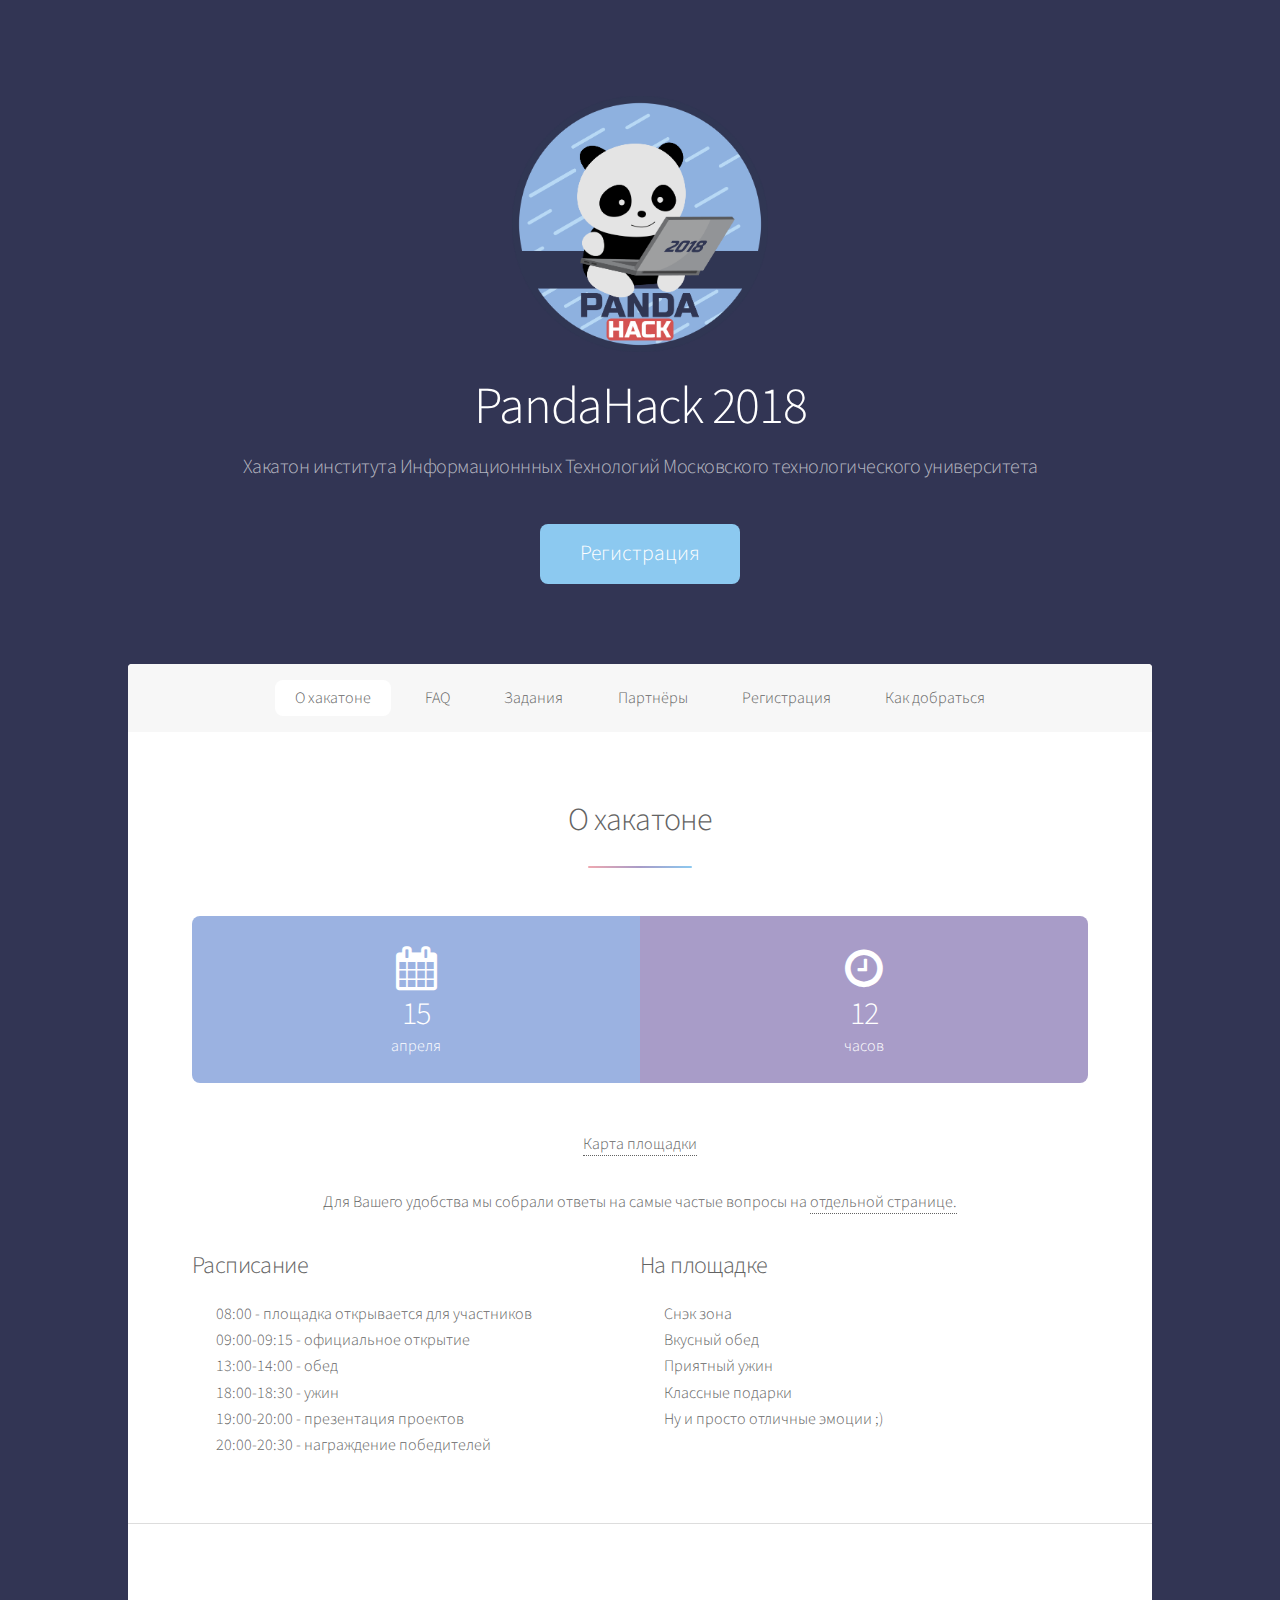
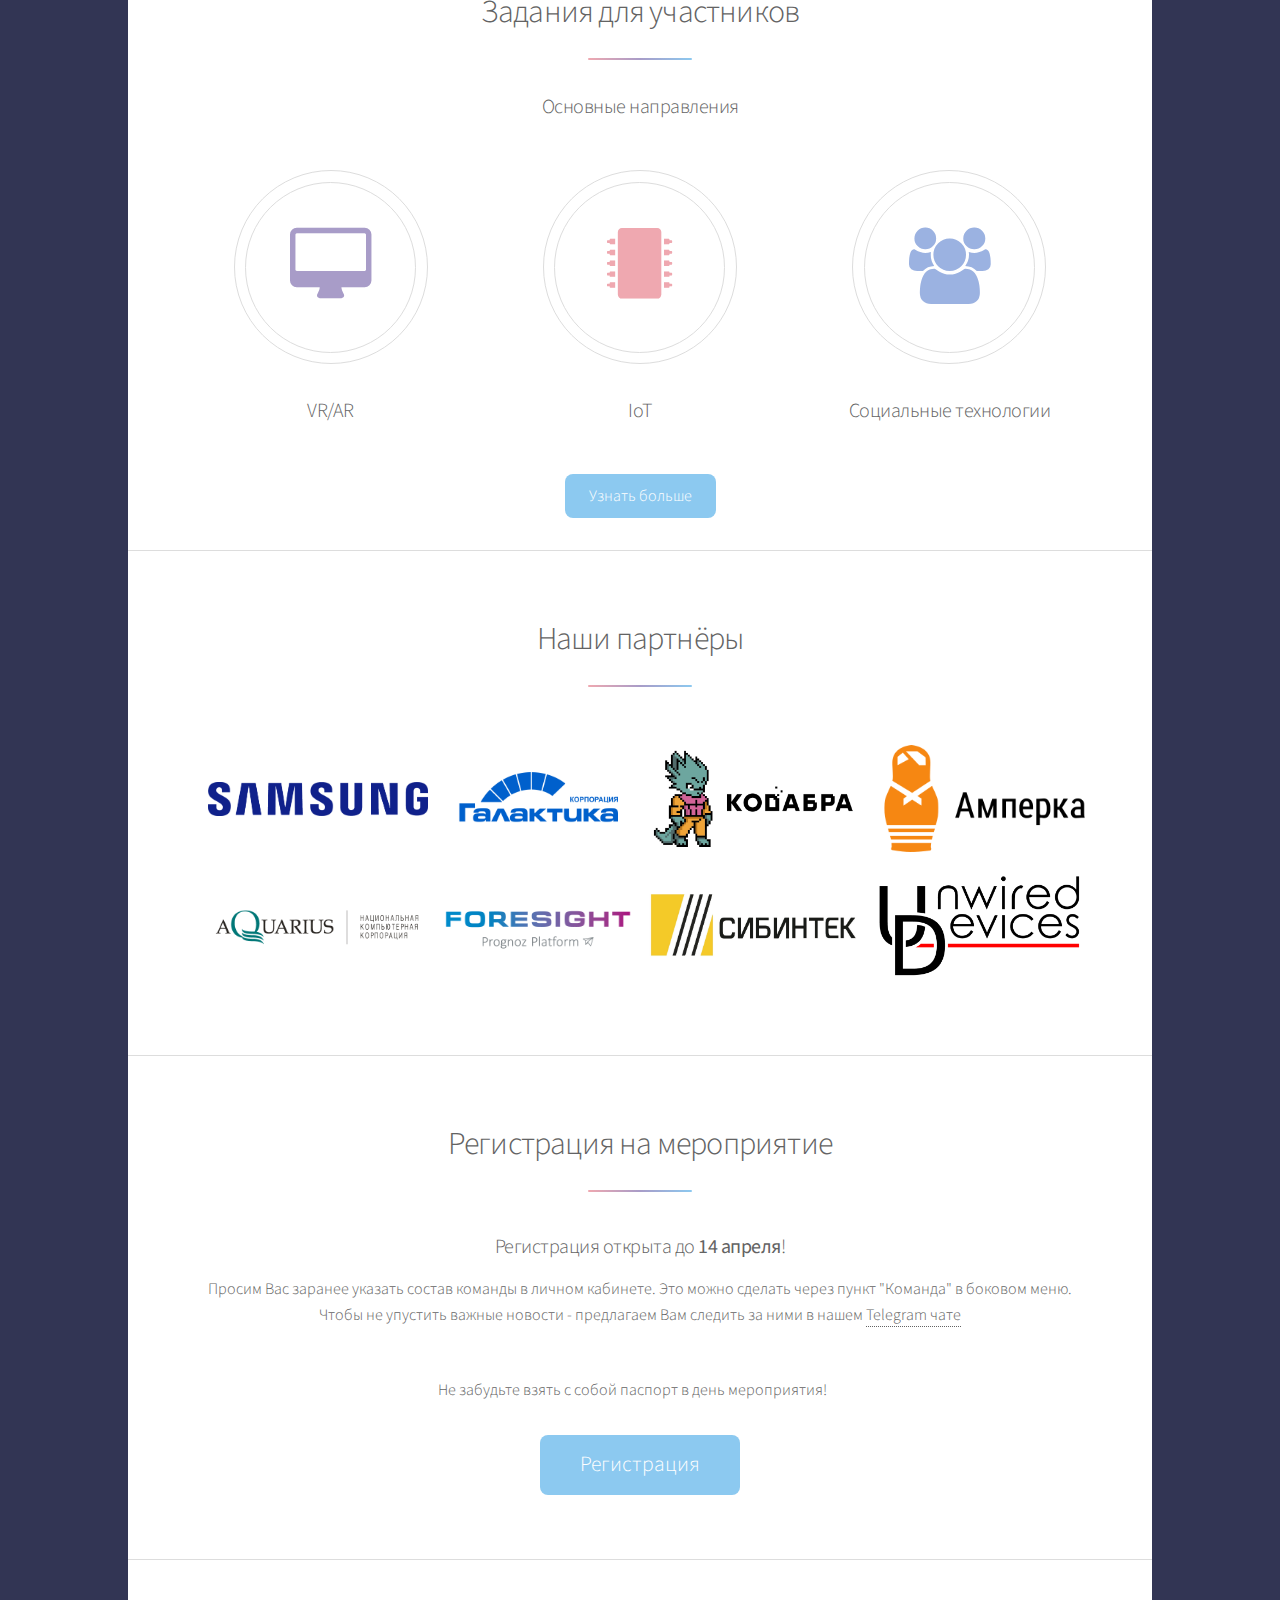
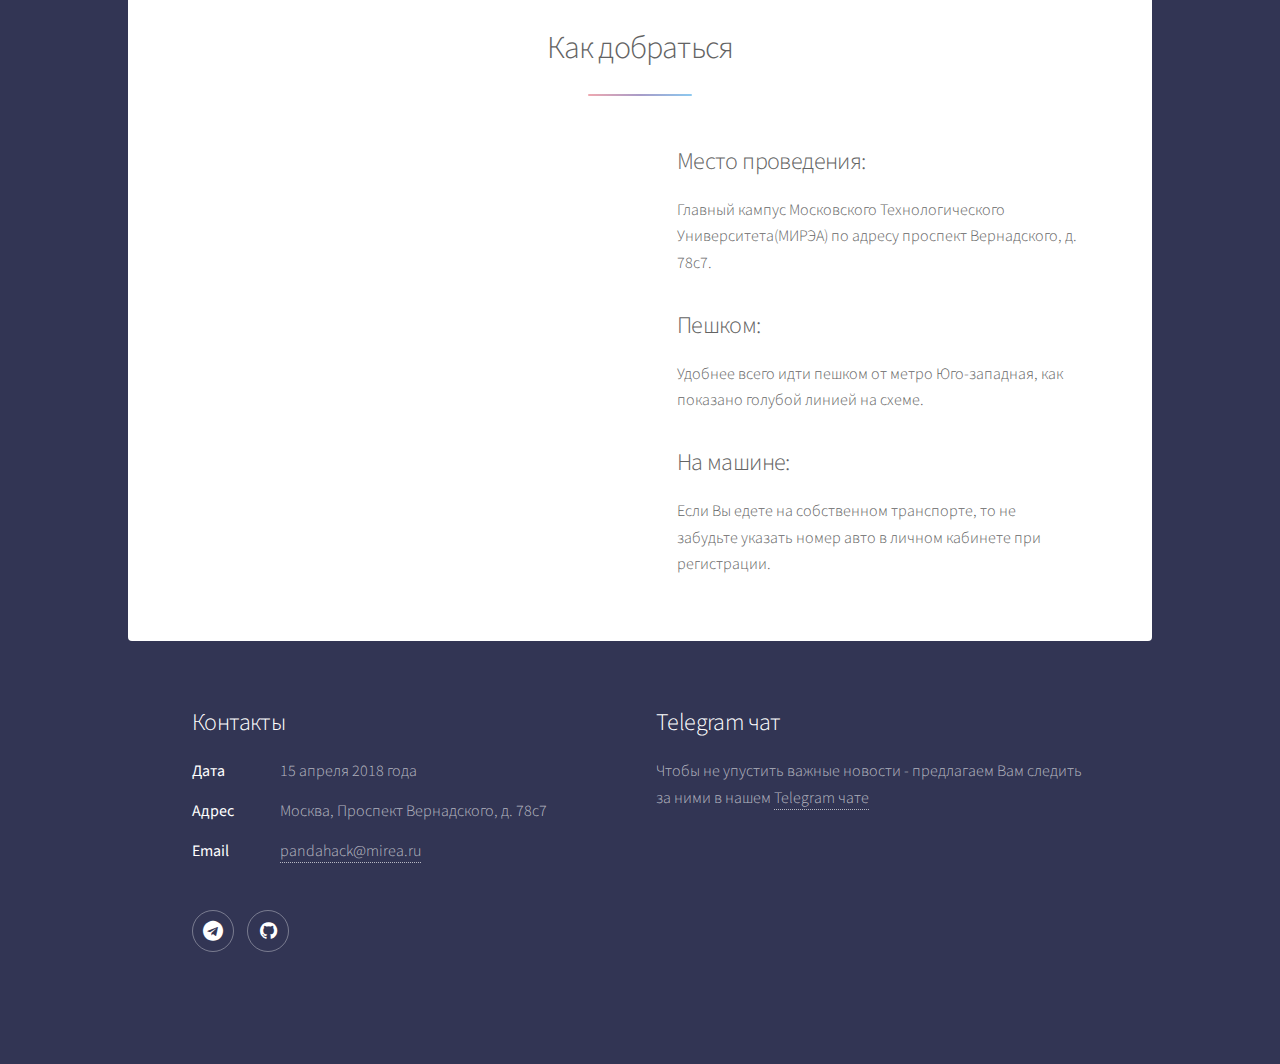
<file: index.html>
<!DOCTYPE HTML>
<html>
<head>
  <title>Хакатон PandaHack 2018</title>
  <meta charset="utf-8"/>
  <meta name="viewport" content="width=device-width, initial-scale=1"/>
  <!--[if lte IE 8]>
  <script src="assets/js/ie/html5shiv.js"></script><![endif]-->
  <link rel="stylesheet" href="assets/css/main.css"/>
  <link rel="stylesheet" href="assets/css/adds.css"/>
  <!--[if lte IE 9]>
  <link rel="stylesheet" href="assets/css/ie9.css"/><![endif]-->
  <!--[if lte IE 8]>
  <link rel="stylesheet" href="assets/css/ie8.css"/><![endif]-->

  <!-- Icon in the highest resolution we need it for -->
  <link rel="icon" sizes="192x192" href="images/icon192.png">

  <!-- Apple Touch Icon (reuse 192px icon.png) -->
  <link rel="apple-touch-icon" href="images/icon192.png">

  <meta property="og:url" content="https://pandahack.mirea.ru">
  <meta property="og:type" content="website">
  <meta property="og:title" content="Хакатон PandaHack 2018">
  <meta property="og:image" content="https://pandahack.mirea.ru/images/preview.jpg">
  <meta property="og:description" content="Хакатон PandaHack 2018. 15 апреля 2018 года. Москва.">
  <meta property="og:site_name" content="Хакатон PandaHack 2018">
  <meta property="og:locale" content="ru_RU">

  <!-- Experimental no cache -->
  <!--<meta http-equiv="Cache-Control" content="no-cache, no-store, must-revalidate" />-->
  <!--<meta http-equiv="Pragma" content="no-cache" />-->
  <!--<meta http-equiv="Expires" content="0" />-->
</head>
<body>

<!-- Wrapper -->
<div id="wrapper">

  <!-- Header -->
  <header id="header" class="alt">
    <span class="logo"><img src="images/pandahack2018.png" alt=""/></span>
    <h1>PandaHack 2018</h1>
    <p>Хакатон института Информационнных Технологий Московского технологического университета<br/>
    <ul class="actions">
      <li>
        <a href="https://pandahack.mirea.top/" class="button special big">Регистрация</a>
      </li>
    </ul>
  </header>

  <!-- Nav -->
  <nav id="nav">
    <ul>
      <li><a href="#info" class="active">О хакатоне</a></li>
      <li><a href="./faq.html">FAQ</a></li>
      <li><a href="#tasks">Задания</a></li>
      <li><a href="#partners">Партнёры</a></li>
      <li><a href="#reg">Регистрация</a></li>
      <!--<li><a href="#experts">Эксперты</a></li>-->
      <!--<li><a href="#thanks">При поддержке</a></li>-->
      <li><a href="#where">Как добраться</a></li>
    </ul>
  </nav>

  <!-- Main -->
  <div id="main">

    <!-- First Section -->
    <section id="info" class="main special">
      <header class="major">
        <h2>О хакатоне</h2>
      </header>

      <ul class="statistics">
        <li class="style4">
          <span class="icon fa-calendar"></span>
          <strong>15</strong> апреля
        </li>
        <li class="style3">
          <span class="icon fa-clock-o"></span>
          <strong>12</strong> часов
        </li>
      </ul>

      <p><a href="./map.html">Карта площадки</a></p>
      <p>Для Вашего удобства мы собрали ответы на самые частые вопросы на <a href="./faq.html">отдельной странице.</a></p>

      <div class="about-wrap">
        <div>
          <h2>Расписание</h2>
          <ul>
            <li>
              08:00 - площадка открывается для участников
            </li>
            <li>
              09:00-09:15 - официальное открытие
            </li>
            <li>
              13:00-14:00 - обед
            </li>
            <li>
              18:00-18:30 - ужин
            </li>
            <li>
              19:00-20:00 - презентация проектов
            </li>
            <li>
              20:00-20:30 - награждение победителей
            </li>
          </ul>
        </div>
        <div>
          <h2>На площадке</h2>
          <ul>
            <li>Снэк зона</li>
            <li>Вкусный обед</li>
            <li>Приятный ужин</li>
            <li>Классные подарки</li>
            <li>Ну и просто отличные эмоции ;)</li>
          </ul>
        </div>
      </div>
    </section>

    <section id="faq-mobile-link" class="main special faq-mobile-link">
      <header class="major">
        <h2>FAQ</h2>
      </header>

      <ul class="features">
        <li>
          <p>Для Вашего удобства мы собрали ответы на самые частые вопросы на <a href="./faq.html">отдельной странице.</a></p>
        </li>
      </ul>

      <a href="./faq.html" class="button special">
        Перейти к FAQ
      </a>
    </section>

    <section id="tasks" class="main special">
      <header class="major">
        <h2>Задания для участников</h2>
        <h3>Основные направления</h3>
      </header>

      <ul class="features">
        <li>
          <span class="icon major style3 fa-desktop"></span>
          <h3>VR/AR</h3>
        </li>
        <li>
          <span class="icon major style1 fa-microchip"></span>
          <h3>IoT</h3>
        </li>
        <li>
          <span class="icon major style4 fa-users"></span>
          <h3>Социальные технологии</h3>
        </li>
      </ul>

      <a href="./partners.html" class="button special">
        Узнать больше
      </a>
    </section>

    <!-- Second Section -->
    <section id="partners" class="main special">
      <header class="major">
        <h2>Наши партнёры</h2>
      </header>

      <ul class="partners">
        <li>
          <img src="images/partners/samsung.png" alt="Samsung">
        </li>
        <li>
          <img src="images/partners/galaktika.png" alt="Galaktika">
        </li>
        <li>
          <img src="images/partners/codabra.png" alt="Codabra">
        </li>
        <li>
          <img src="images/partners/amperka-h.png" alt="Amperks">
        </li>
        <li>
          <img src="images/partners/aquarius.png" alt="Aquarius">
        </li>
        <li>
          <img src="images/partners/foresight.png" alt="Foresight">
        </li>
        <li>
          <img src="images/partners/sibintek.jpg" alt="Sibintek">
        </li>
        <li>
          <img src="images/partners/unwired.png" alt="Unwired Devices">
        </li>
      </ul>
    </section>

    <!-- Get Started -->
    <section id="reg" class="main special">
      <header class="major">
        <h2>Регистрация на мероприятие</h2>
        <p>
        <h3>Регистрация открыта до <b>14 апреля</b>!</h3>
        Просим Вас заранее указать состав команды в личном кабинете. Это можно сделать через пункт "Команда" в боковом меню.
        Чтобы не упустить важные новости - предлагаем Вам следить за ними в нашем
        <a href="https://t.me/pandahackit">Telegram чате</a>
        </p>
      </header>
      <footer class="major">
        <ul class="actions">
          <li>
            <p>
              Не забудьте взять с собой паспорт в день мероприятия!
            </p>
          </li>
          <br>
          <li>
            <a href="https://pandahack.mirea.top/" class="button special big">Регистрация</a>
          </li>
        </ul>
      </footer>
    </section>

    <!-- Introduction -->
    <section id="where" class="main special">
      <header class="major">
        <h2>Как добраться</h2>
      </header>

      <div class="where-wrap">
        <div class="where-map">
          <script type="text/javascript" charset="utf-8" async src="https://api-maps.yandex.ru/services/constructor/1.0/js/?um=constructor%3Afad0394dc41ac8d69a82e029b619075fa657fc14c790c35f7887dee77d46eadf&amp;width=100%&amp;height=473&amp;lang=ru_RU&amp;scroll=true"></script>
        </div>
        <div class="where-text">
          <ul>
            <li>
              <h2>Место проведения:</h2>
              <p>
                Главный кампус Московского Технологического Университета(МИРЭА) по адресу проспект Вернадского, д. 78с7.
              </p>
            </li>
            <li>
              <h2>Пешком:</h2>
              <p>
                Удобнее всего идти пешком от метро Юго-западная, как показано голубой линией на схеме.
              </p>
            </li>
            <li>
              <h2>На машине:</h2>
              <p>
                Если Вы едете на собственном транспорте, то не забудьте указать номер авто в личном кабинете при регистрации.
              </p>
            </li>
          </ul>
        </div>
      </div>
    </section>
  </div>

  <!-- Footer -->
  <footer id="footer">
    <section>
      <h2>Контакты</h2>
      <dl class="alt">
        <dt>Дата</dt>
        <dd>15 апреля 2018 года</dd>
        <dt>Адрес</dt>
        <dd>Москва, Проспект Вернадского, д. 78с7</dd>
        <dt>Email</dt>
        <dd><a href="#footer">pandahack@mirea.ru</a></dd>
      </dl>
      <ul class="icons">
        <li><a href="https://t.me/pandahackit" class="icon fa-telegram alt"><span class="label">Telegram</span></a></li>
        <li><a href="https://github.com/mirea-pandahack" class="icon fa-github alt"><span class="label">GitHub</span></a></li>
      </ul>
    </section>
    <section>
      <h2>Telegram чат</h2>
      <p>
        Чтобы не упустить важные новости - предлагаем Вам следить за ними в нашем
        <a href="https://t.me/pandahackit">Telegram чате</a>
      </p>
      <!--<ul class="actions">-->
      <!--<li><a href="partners.html" class="button">Информация для партнёров</a></li>-->
      <!--</ul>-->
    </section>
    <!--<p class="copyright">&copy; Untitled. Design: <a href="https://html5up.net">HTML5 UP</a>.</p>-->
  </footer>

</div>

<!-- Scripts -->
<script src="assets/js/jquery.min.js"></script>
<script src="assets/js/jquery.scrollex.min.js"></script>
<script src="assets/js/jquery.scrolly.min.js"></script>
<script src="assets/js/skel.min.js"></script>
<script src="assets/js/util.js"></script>
<!--[if lte IE 8]>
<script src="assets/js/ie/respond.min.js"></script><![endif]-->
<script src="assets/js/main.js"></script>

</body>
</html>
</file>
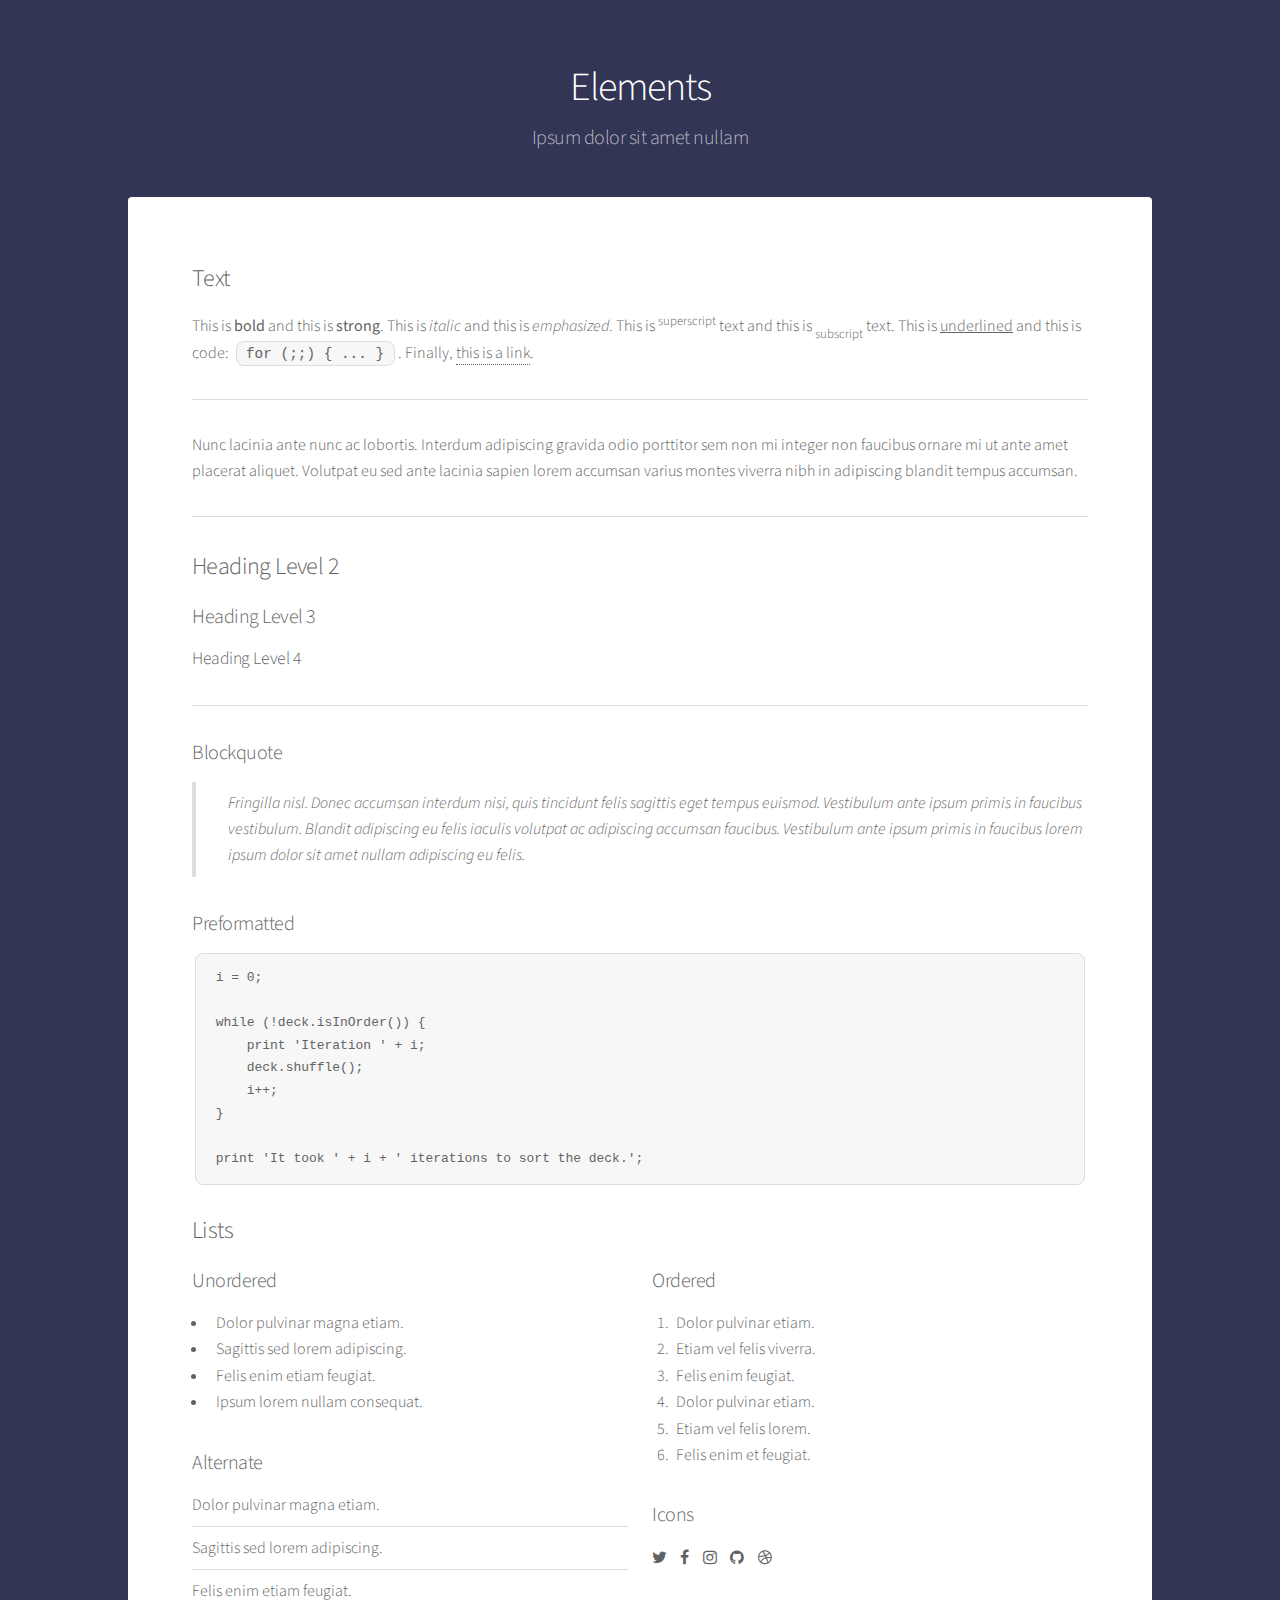
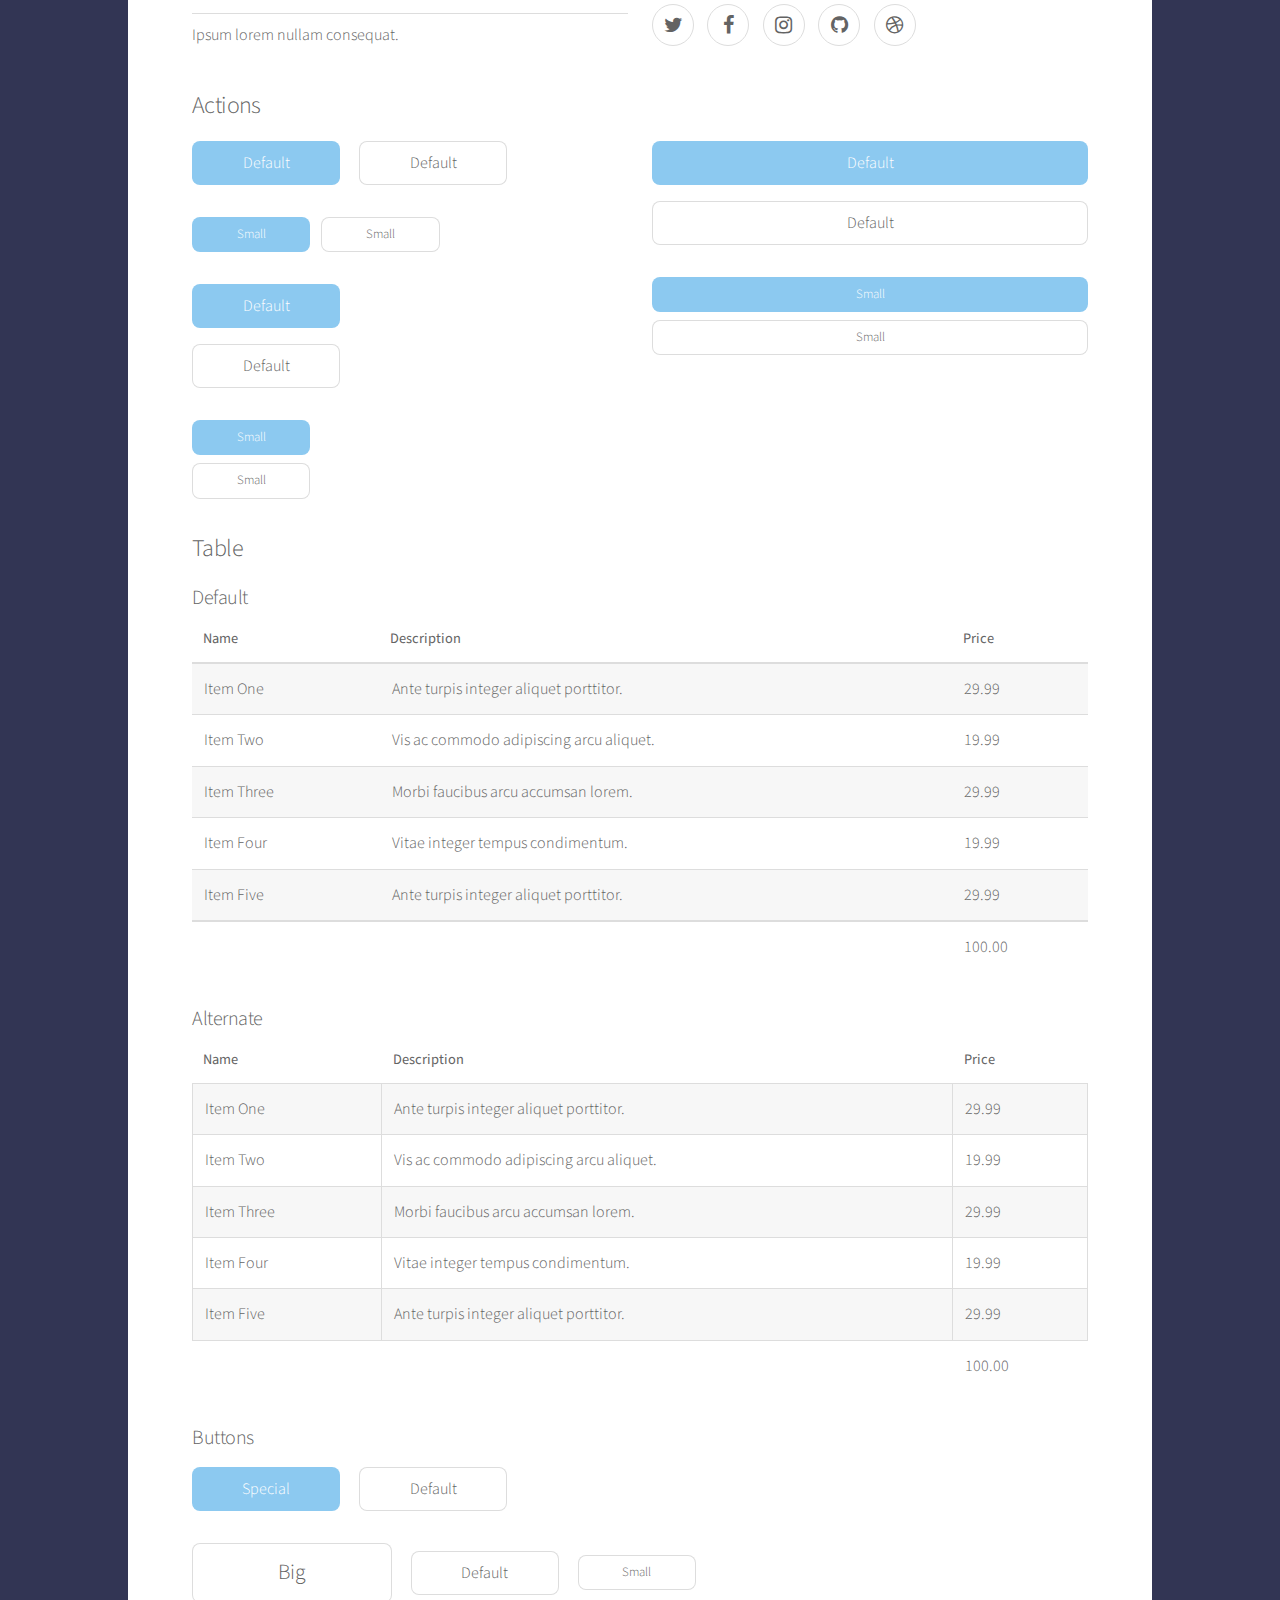
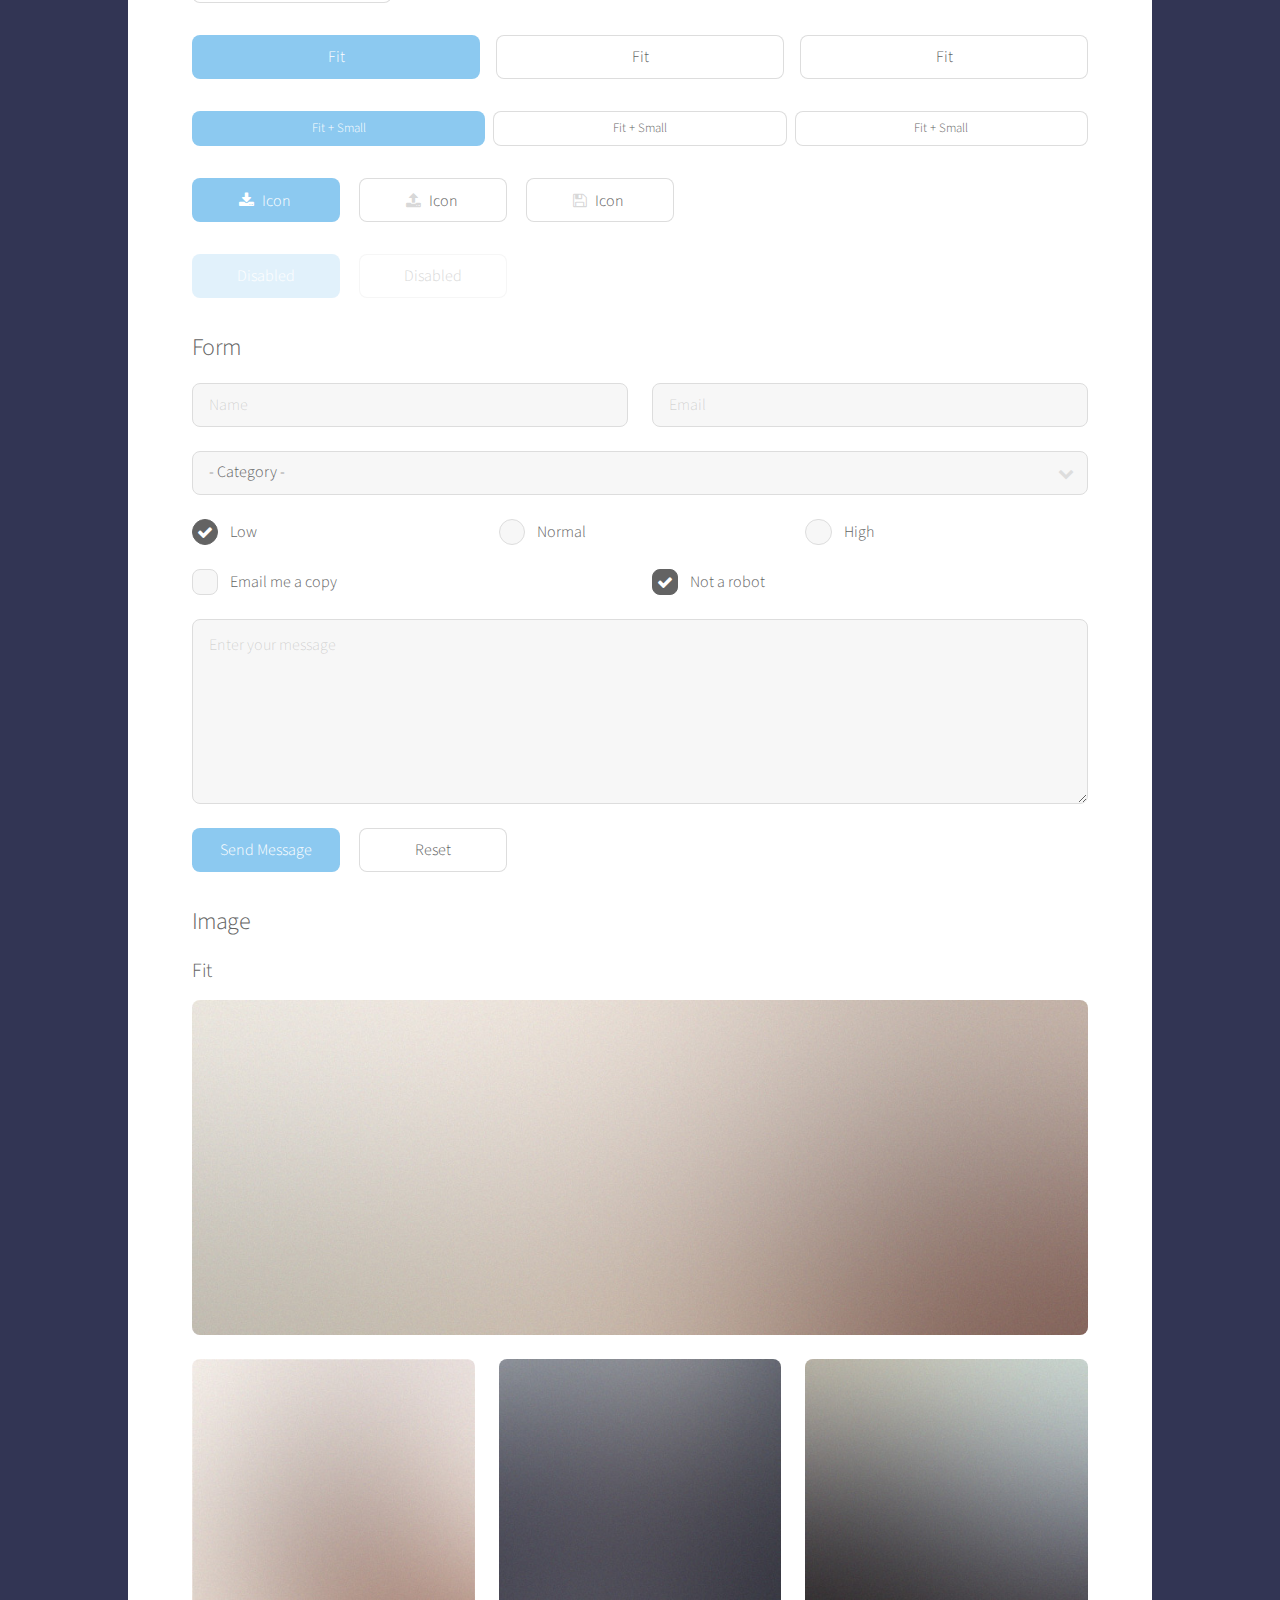
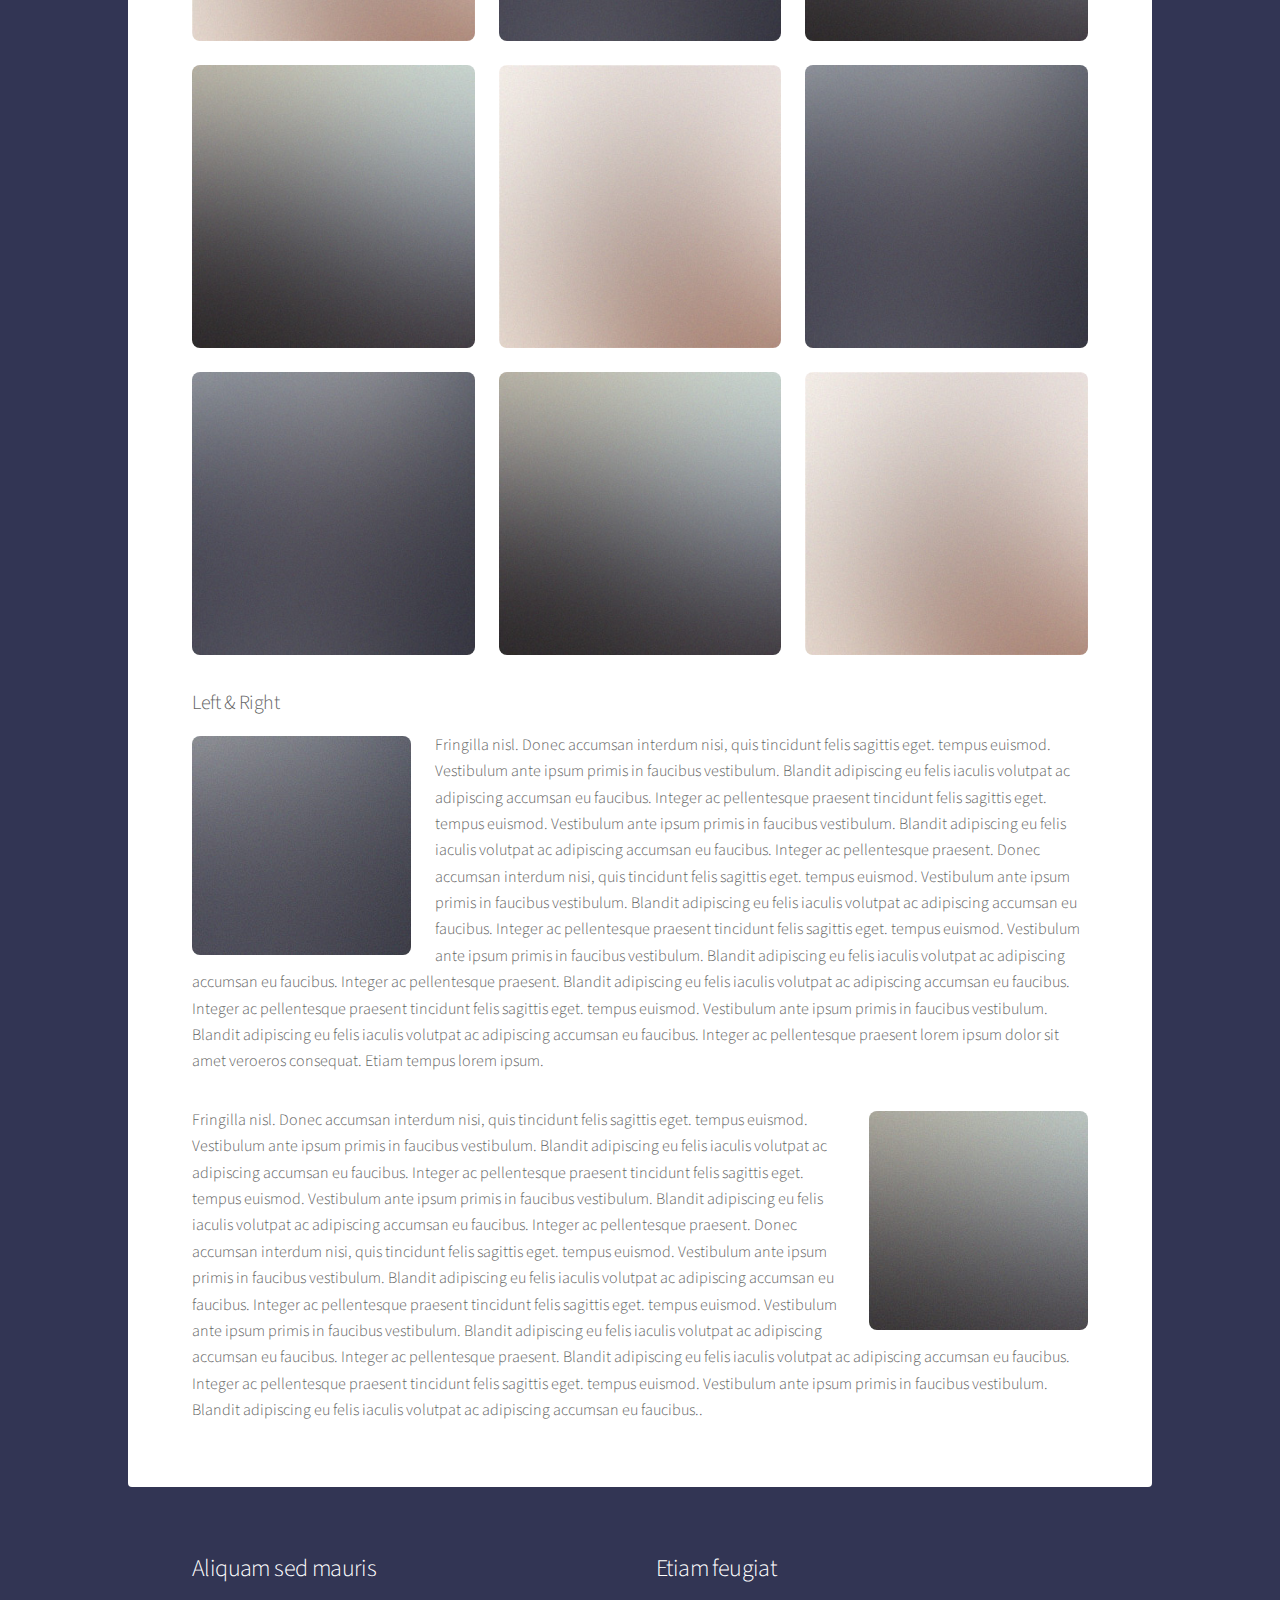
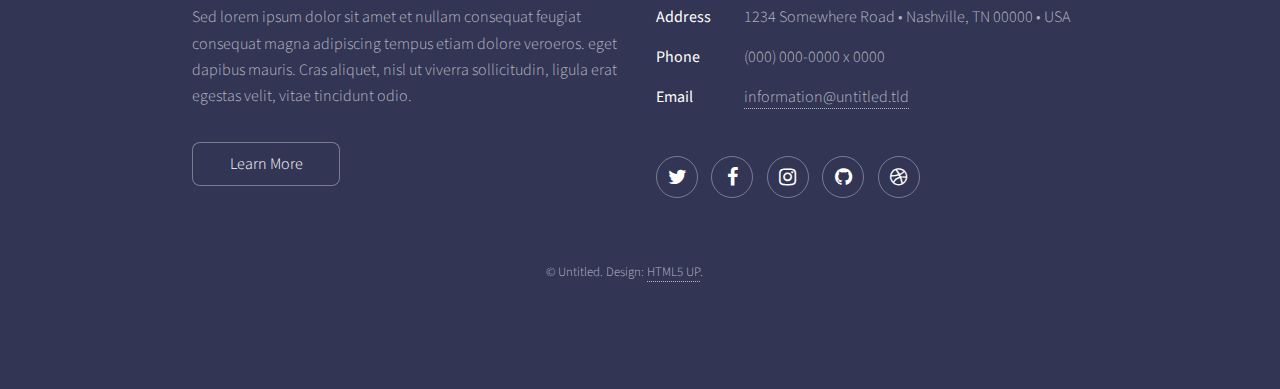
<file: elements.html>
<!DOCTYPE HTML>
<!--
	Stellar by HTML5 UP
	html5up.net | @ajlkn
	Free for personal and commercial use under the CCA 3.0 license (html5up.net/license)
-->
<html>
	<head>
		<title>Elements - Stellar by HTML5 UP</title>
		<meta charset="utf-8" />
		<meta name="viewport" content="width=device-width, initial-scale=1" />
		<!--[if lte IE 8]><script src="assets/js/ie/html5shiv.js"></script><![endif]-->
		<link rel="stylesheet" href="assets/css/main.css" />
		<!--[if lte IE 9]><link rel="stylesheet" href="assets/css/ie9.css" /><![endif]-->
		<!--[if lte IE 8]><link rel="stylesheet" href="assets/css/ie8.css" /><![endif]-->
	</head>
	<body>

		<!-- Wrapper -->
			<div id="wrapper">

				<!-- Header -->
					<header id="header">
						<h1>Elements</h1>
						<p>Ipsum dolor sit amet nullam</p>
					</header>

				<!-- Main -->
					<div id="main">

						<!-- Content -->
							<section id="content" class="main">

								<!-- Text -->
									<section>
										<h2>Text</h2>
										<p>This is <b>bold</b> and this is <strong>strong</strong>. This is <i>italic</i> and this is <em>emphasized</em>.
										This is <sup>superscript</sup> text and this is <sub>subscript</sub> text.
										This is <u>underlined</u> and this is code: <code>for (;;) { ... }</code>. Finally, <a href="#">this is a link</a>.</p>
										<hr />
										<p>Nunc lacinia ante nunc ac lobortis. Interdum adipiscing gravida odio porttitor sem non mi integer non faucibus ornare mi ut ante amet placerat aliquet. Volutpat eu sed ante lacinia sapien lorem accumsan varius montes viverra nibh in adipiscing blandit tempus accumsan.</p>
										<hr />
										<h2>Heading Level 2</h2>
										<h3>Heading Level 3</h3>
										<h4>Heading Level 4</h4>
										<hr />
										<h3>Blockquote</h3>
										<blockquote>Fringilla nisl. Donec accumsan interdum nisi, quis tincidunt felis sagittis eget tempus euismod. Vestibulum ante ipsum primis in faucibus vestibulum. Blandit adipiscing eu felis iaculis volutpat ac adipiscing accumsan faucibus. Vestibulum ante ipsum primis in faucibus lorem ipsum dolor sit amet nullam adipiscing eu felis.</blockquote>
										<h3>Preformatted</h3>
										<pre><code>i = 0;

while (!deck.isInOrder()) {
    print 'Iteration ' + i;
    deck.shuffle();
    i++;
}

print 'It took ' + i + ' iterations to sort the deck.';</code></pre>
									</section>

								<!-- Lists -->
									<section>
										<h2>Lists</h2>
										<div class="row">
											<div class="6u 12u$(medium)">
												<h3>Unordered</h3>
												<ul>
													<li>Dolor pulvinar magna etiam.</li>
													<li>Sagittis sed lorem adipiscing.</li>
													<li>Felis enim etiam feugiat.</li>
													<li>Ipsum lorem nullam consequat.</li>
												</ul>
												<h3>Alternate</h3>
												<ul class="alt">
													<li>Dolor pulvinar magna etiam.</li>
													<li>Sagittis sed lorem adipiscing.</li>
													<li>Felis enim etiam feugiat.</li>
													<li>Ipsum lorem nullam consequat.</li>
												</ul>
											</div>
											<div class="6u$ 12u$(medium)">
												<h3>Ordered</h3>
												<ol>
													<li>Dolor pulvinar etiam.</li>
													<li>Etiam vel felis viverra.</li>
													<li>Felis enim feugiat.</li>
													<li>Dolor pulvinar etiam.</li>
													<li>Etiam vel felis lorem.</li>
													<li>Felis enim et feugiat.</li>
												</ol>
												<h3>Icons</h3>
												<ul class="icons">
													<li><a href="#" class="icon fa-twitter"><span class="label">Twitter</span></a></li>
													<li><a href="#" class="icon fa-facebook"><span class="label">Facebook</span></a></li>
													<li><a href="#" class="icon fa-instagram"><span class="label">Instagram</span></a></li>
													<li><a href="#" class="icon fa-github"><span class="label">GitHub</span></a></li>
													<li><a href="#" class="icon fa-dribbble"><span class="label">Dribbble</span></a></li>
												</ul>
												<ul class="icons">
													<li><a href="#" class="icon alt fa-twitter"><span class="label">Twitter</span></a></li>
													<li><a href="#" class="icon alt fa-facebook"><span class="label">Facebook</span></a></li>
													<li><a href="#" class="icon alt fa-instagram"><span class="label">Instagram</span></a></li>
													<li><a href="#" class="icon alt fa-github"><span class="label">GitHub</span></a></li>
													<li><a href="#" class="icon alt fa-dribbble"><span class="label">Dribbble</span></a></li>
												</ul>
											</div>
										</div>
										<h2>Actions</h2>
										<div class="row">
											<div class="6u 12u$(medium)">
												<ul class="actions">
													<li><a href="#" class="button special">Default</a></li>
													<li><a href="#" class="button">Default</a></li>
												</ul>
												<ul class="actions small">
													<li><a href="#" class="button special small">Small</a></li>
													<li><a href="#" class="button small">Small</a></li>
												</ul>
												<ul class="actions vertical">
													<li><a href="#" class="button special">Default</a></li>
													<li><a href="#" class="button">Default</a></li>
												</ul>
												<ul class="actions vertical small">
													<li><a href="#" class="button special small">Small</a></li>
													<li><a href="#" class="button small">Small</a></li>
												</ul>
											</div>
											<div class="6u 12u$(medium)">
												<ul class="actions vertical">
													<li><a href="#" class="button special fit">Default</a></li>
													<li><a href="#" class="button fit">Default</a></li>
												</ul>
												<ul class="actions vertical small">
													<li><a href="#" class="button special small fit">Small</a></li>
													<li><a href="#" class="button small fit">Small</a></li>
												</ul>
											</div>
										</div>
									</section>

								<!-- Table -->
									<section>
										<h2>Table</h2>
										<h3>Default</h3>
										<div class="table-wrapper">
											<table>
												<thead>
													<tr>
														<th>Name</th>
														<th>Description</th>
														<th>Price</th>
													</tr>
												</thead>
												<tbody>
													<tr>
														<td>Item One</td>
														<td>Ante turpis integer aliquet porttitor.</td>
														<td>29.99</td>
													</tr>
													<tr>
														<td>Item Two</td>
														<td>Vis ac commodo adipiscing arcu aliquet.</td>
														<td>19.99</td>
													</tr>
													<tr>
														<td>Item Three</td>
														<td> Morbi faucibus arcu accumsan lorem.</td>
														<td>29.99</td>
													</tr>
													<tr>
														<td>Item Four</td>
														<td>Vitae integer tempus condimentum.</td>
														<td>19.99</td>
													</tr>
													<tr>
														<td>Item Five</td>
														<td>Ante turpis integer aliquet porttitor.</td>
														<td>29.99</td>
													</tr>
												</tbody>
												<tfoot>
													<tr>
														<td colspan="2"></td>
														<td>100.00</td>
													</tr>
												</tfoot>
											</table>
										</div>

										<h3>Alternate</h3>
										<div class="table-wrapper">
											<table class="alt">
												<thead>
													<tr>
														<th>Name</th>
														<th>Description</th>
														<th>Price</th>
													</tr>
												</thead>
												<tbody>
													<tr>
														<td>Item One</td>
														<td>Ante turpis integer aliquet porttitor.</td>
														<td>29.99</td>
													</tr>
													<tr>
														<td>Item Two</td>
														<td>Vis ac commodo adipiscing arcu aliquet.</td>
														<td>19.99</td>
													</tr>
													<tr>
														<td>Item Three</td>
														<td> Morbi faucibus arcu accumsan lorem.</td>
														<td>29.99</td>
													</tr>
													<tr>
														<td>Item Four</td>
														<td>Vitae integer tempus condimentum.</td>
														<td>19.99</td>
													</tr>
													<tr>
														<td>Item Five</td>
														<td>Ante turpis integer aliquet porttitor.</td>
														<td>29.99</td>
													</tr>
												</tbody>
												<tfoot>
													<tr>
														<td colspan="2"></td>
														<td>100.00</td>
													</tr>
												</tfoot>
											</table>
										</div>
									</section>

								<!-- Buttons -->
									<section>
										<h3>Buttons</h3>
										<ul class="actions">
											<li><a href="#" class="button special">Special</a></li>
											<li><a href="#" class="button">Default</a></li>
										</ul>
										<ul class="actions">
											<li><a href="#" class="button big">Big</a></li>
											<li><a href="#" class="button">Default</a></li>
											<li><a href="#" class="button small">Small</a></li>
										</ul>
										<ul class="actions fit">
											<li><a href="#" class="button special fit">Fit</a></li>
											<li><a href="#" class="button fit">Fit</a></li>
											<li><a href="#" class="button fit">Fit</a></li>
										</ul>
										<ul class="actions fit small">
											<li><a href="#" class="button special fit small">Fit + Small</a></li>
											<li><a href="#" class="button fit small">Fit + Small</a></li>
											<li><a href="#" class="button fit small">Fit + Small</a></li>
										</ul>
										<ul class="actions">
											<li><a href="#" class="button special icon fa-download">Icon</a></li>
											<li><a href="#" class="button icon fa-upload">Icon</a></li>
											<li><a href="#" class="button icon fa-save">Icon</a></li>
										</ul>
										<ul class="actions">
											<li><span class="button special disabled">Disabled</span></li>
											<li><span class="button disabled">Disabled</span></li>
										</ul>
									</section>

								<!-- Form -->
									<section>
										<h2>Form</h2>
										<form method="post" action="#">
											<div class="row uniform">
												<div class="6u 12u$(xsmall)">
													<input type="text" name="demo-name" id="demo-name" value="" placeholder="Name" />
												</div>
												<div class="6u$ 12u$(xsmall)">
													<input type="email" name="demo-email" id="demo-email" value="" placeholder="Email" />
												</div>
												<div class="12u$">
													<div class="select-wrapper">
														<select name="demo-category" id="demo-category">
															<option value="">- Category -</option>
															<option value="1">Manufacturing</option>
															<option value="1">Shipping</option>
															<option value="1">Administration</option>
															<option value="1">Human Resources</option>
														</select>
													</div>
												</div>
												<div class="4u 12u$(small)">
													<input type="radio" id="demo-priority-low" name="demo-priority" checked>
													<label for="demo-priority-low">Low</label>
												</div>
												<div class="4u 12u$(small)">
													<input type="radio" id="demo-priority-normal" name="demo-priority">
													<label for="demo-priority-normal">Normal</label>
												</div>
												<div class="4u$ 12u$(small)">
													<input type="radio" id="demo-priority-high" name="demo-priority">
													<label for="demo-priority-high">High</label>
												</div>
												<div class="6u 12u$(small)">
													<input type="checkbox" id="demo-copy" name="demo-copy">
													<label for="demo-copy">Email me a copy</label>
												</div>
												<div class="6u$ 12u$(small)">
													<input type="checkbox" id="demo-human" name="demo-human" checked>
													<label for="demo-human">Not a robot</label>
												</div>
												<div class="12u$">
													<textarea name="demo-message" id="demo-message" placeholder="Enter your message" rows="6"></textarea>
												</div>
												<div class="12u$">
													<ul class="actions">
														<li><input type="submit" value="Send Message" class="special" /></li>
														<li><input type="reset" value="Reset" /></li>
													</ul>
												</div>
											</div>
										</form>
									</section>

								<!-- Image -->
									<section>
										<h2>Image</h2>
										<h3>Fit</h3>
										<div class="box alt">
											<div class="row uniform">
												<div class="12u$"><span class="image fit"><img src="images/pic04.jpg" alt="" /></span></div>
												<div class="4u"><span class="image fit"><img src="images/pic01.jpg" alt="" /></span></div>
												<div class="4u"><span class="image fit"><img src="images/pic02.jpg" alt="" /></span></div>
												<div class="4u$"><span class="image fit"><img src="images/pic03.jpg" alt="" /></span></div>
												<div class="4u"><span class="image fit"><img src="images/pic03.jpg" alt="" /></span></div>
												<div class="4u"><span class="image fit"><img src="images/pic01.jpg" alt="" /></span></div>
												<div class="4u$"><span class="image fit"><img src="images/pic02.jpg" alt="" /></span></div>
												<div class="4u"><span class="image fit"><img src="images/pic02.jpg" alt="" /></span></div>
												<div class="4u"><span class="image fit"><img src="images/pic03.jpg" alt="" /></span></div>
												<div class="4u$"><span class="image fit"><img src="images/pic01.jpg" alt="" /></span></div>
											</div>
										</div>
										<h3>Left &amp; Right</h3>
										<p><span class="image left"><img src="images/pic05.jpg" alt="" /></span>Fringilla nisl. Donec accumsan interdum nisi, quis tincidunt felis sagittis eget. tempus euismod. Vestibulum ante ipsum primis in faucibus vestibulum. Blandit adipiscing eu felis iaculis volutpat ac adipiscing accumsan eu faucibus. Integer ac pellentesque praesent tincidunt felis sagittis eget. tempus euismod. Vestibulum ante ipsum primis in faucibus vestibulum. Blandit adipiscing eu felis iaculis volutpat ac adipiscing accumsan eu faucibus. Integer ac pellentesque praesent. Donec accumsan interdum nisi, quis tincidunt felis sagittis eget. tempus euismod. Vestibulum ante ipsum primis in faucibus vestibulum. Blandit adipiscing eu felis iaculis volutpat ac adipiscing accumsan eu faucibus. Integer ac pellentesque praesent tincidunt felis sagittis eget. tempus euismod. Vestibulum ante ipsum primis in faucibus vestibulum. Blandit adipiscing eu felis iaculis volutpat ac adipiscing accumsan eu faucibus. Integer ac pellentesque praesent. Blandit adipiscing eu felis iaculis volutpat ac adipiscing accumsan eu faucibus. Integer ac pellentesque praesent tincidunt felis sagittis eget. tempus euismod. Vestibulum ante ipsum primis in faucibus vestibulum. Blandit adipiscing eu felis iaculis volutpat ac adipiscing accumsan eu faucibus. Integer ac pellentesque praesent lorem ipsum dolor sit amet veroeros consequat. Etiam tempus lorem ipsum.</p>
										<p><span class="image right"><img src="images/pic06.jpg" alt="" /></span>Fringilla nisl. Donec accumsan interdum nisi, quis tincidunt felis sagittis eget. tempus euismod. Vestibulum ante ipsum primis in faucibus vestibulum. Blandit adipiscing eu felis iaculis volutpat ac adipiscing accumsan eu faucibus. Integer ac pellentesque praesent tincidunt felis sagittis eget. tempus euismod. Vestibulum ante ipsum primis in faucibus vestibulum. Blandit adipiscing eu felis iaculis volutpat ac adipiscing accumsan eu faucibus. Integer ac pellentesque praesent. Donec accumsan interdum nisi, quis tincidunt felis sagittis eget. tempus euismod. Vestibulum ante ipsum primis in faucibus vestibulum. Blandit adipiscing eu felis iaculis volutpat ac adipiscing accumsan eu faucibus. Integer ac pellentesque praesent tincidunt felis sagittis eget. tempus euismod. Vestibulum ante ipsum primis in faucibus vestibulum. Blandit adipiscing eu felis iaculis volutpat ac adipiscing accumsan eu faucibus. Integer ac pellentesque praesent. Blandit adipiscing eu felis iaculis volutpat ac adipiscing accumsan eu faucibus. Integer ac pellentesque praesent tincidunt felis sagittis eget. tempus euismod. Vestibulum ante ipsum primis in faucibus vestibulum. Blandit adipiscing eu felis iaculis volutpat ac adipiscing accumsan eu faucibus..</p>
									</section>

							</section>

					</div>

				<!-- Footer -->
					<footer id="footer">
						<section>
							<h2>Aliquam sed mauris</h2>
							<p>Sed lorem ipsum dolor sit amet et nullam consequat feugiat consequat magna adipiscing tempus etiam dolore veroeros. eget dapibus mauris. Cras aliquet, nisl ut viverra sollicitudin, ligula erat egestas velit, vitae tincidunt odio.</p>
							<ul class="actions">
								<li><a href="#" class="button">Learn More</a></li>
							</ul>
						</section>
						<section>
							<h2>Etiam feugiat</h2>
							<dl class="alt">
								<dt>Address</dt>
								<dd>1234 Somewhere Road &bull; Nashville, TN 00000 &bull; USA</dd>
								<dt>Phone</dt>
								<dd>(000) 000-0000 x 0000</dd>
								<dt>Email</dt>
								<dd><a href="#">information@untitled.tld</a></dd>
							</dl>
							<ul class="icons">
								<li><a href="#" class="icon fa-twitter alt"><span class="label">Twitter</span></a></li>
								<li><a href="#" class="icon fa-facebook alt"><span class="label">Facebook</span></a></li>
								<li><a href="#" class="icon fa-instagram alt"><span class="label">Instagram</span></a></li>
								<li><a href="#" class="icon fa-github alt"><span class="label">GitHub</span></a></li>
								<li><a href="#" class="icon fa-dribbble alt"><span class="label">Dribbble</span></a></li>
							</ul>
						</section>
						<p class="copyright">&copy; Untitled. Design: <a href="https://html5up.net">HTML5 UP</a>.</p>
					</footer>

			</div>

		<!-- Scripts -->
			<script src="assets/js/jquery.min.js"></script>
			<script src="assets/js/jquery.scrollex.min.js"></script>
			<script src="assets/js/jquery.scrolly.min.js"></script>
			<script src="assets/js/skel.min.js"></script>
			<script src="assets/js/util.js"></script>
			<!--[if lte IE 8]><script src="assets/js/ie/respond.min.js"></script><![endif]-->
			<script src="assets/js/main.js"></script>

	</body>
</html>
</file>
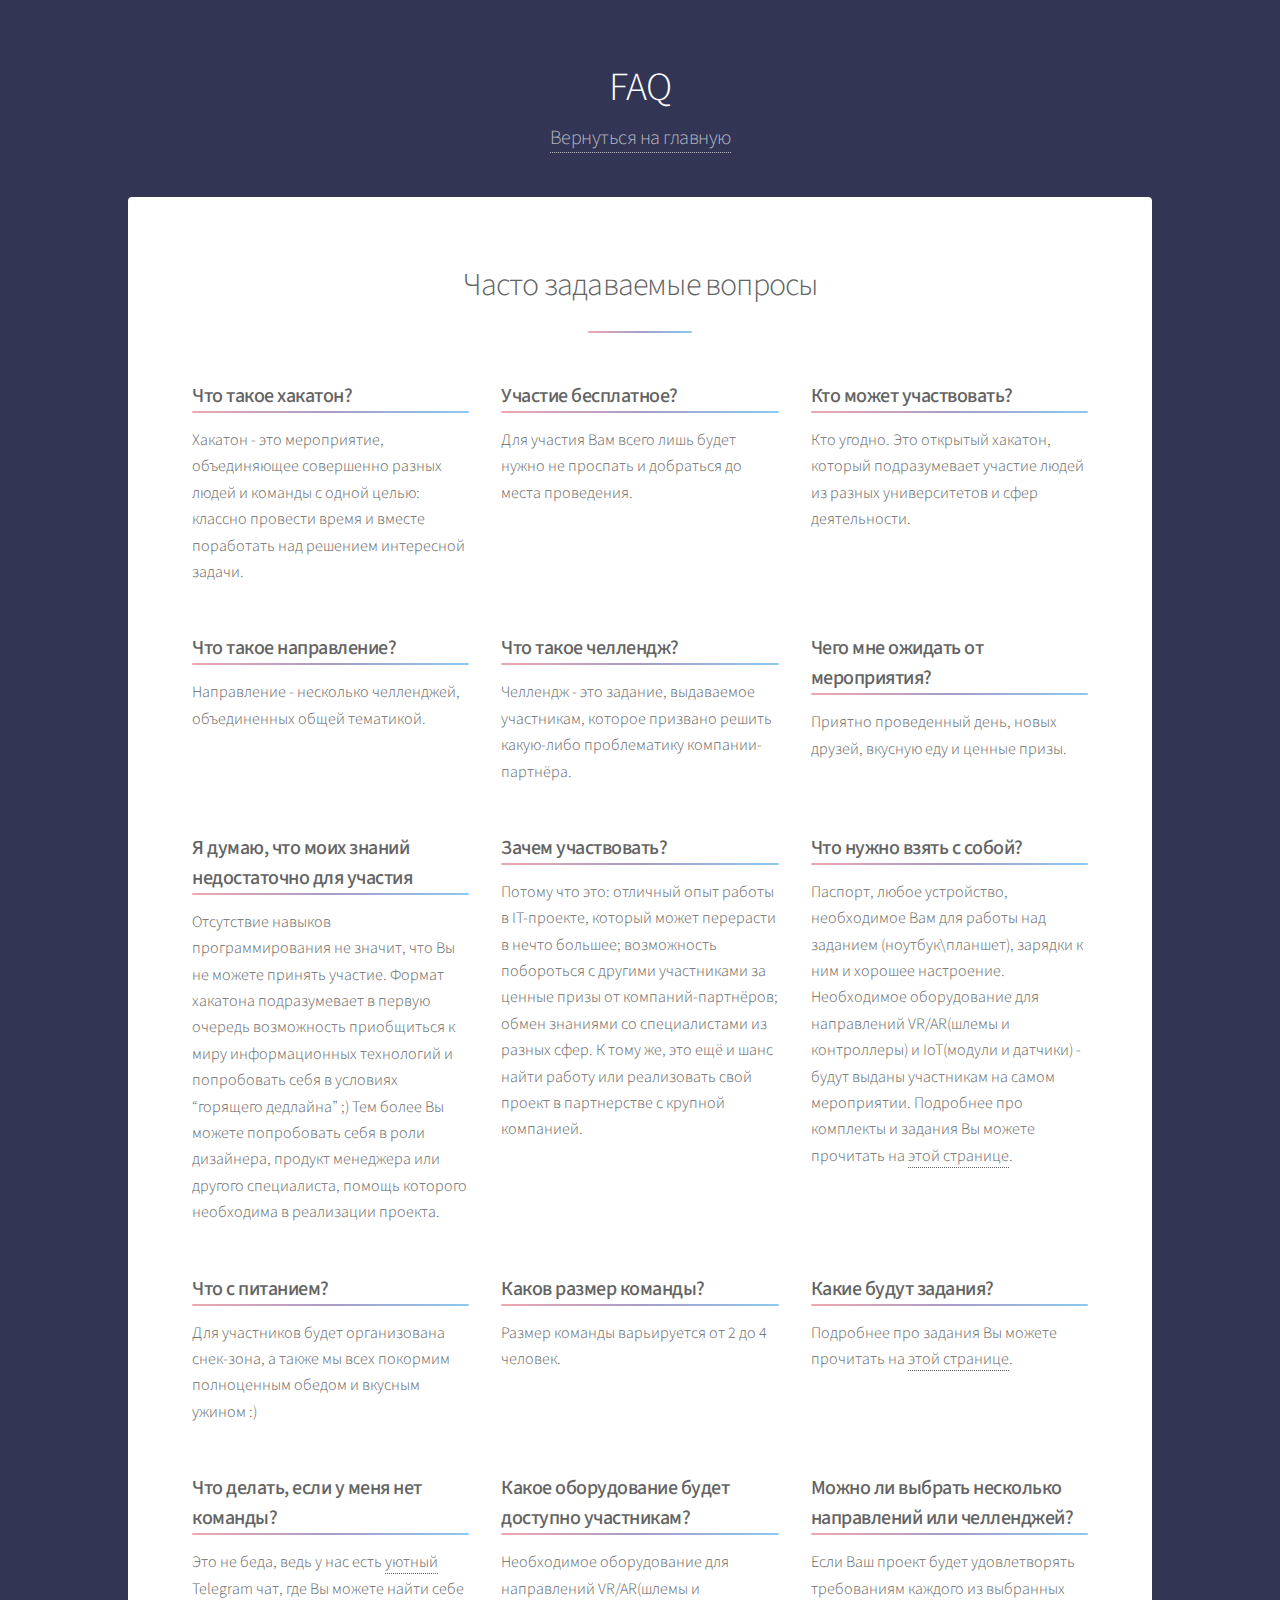
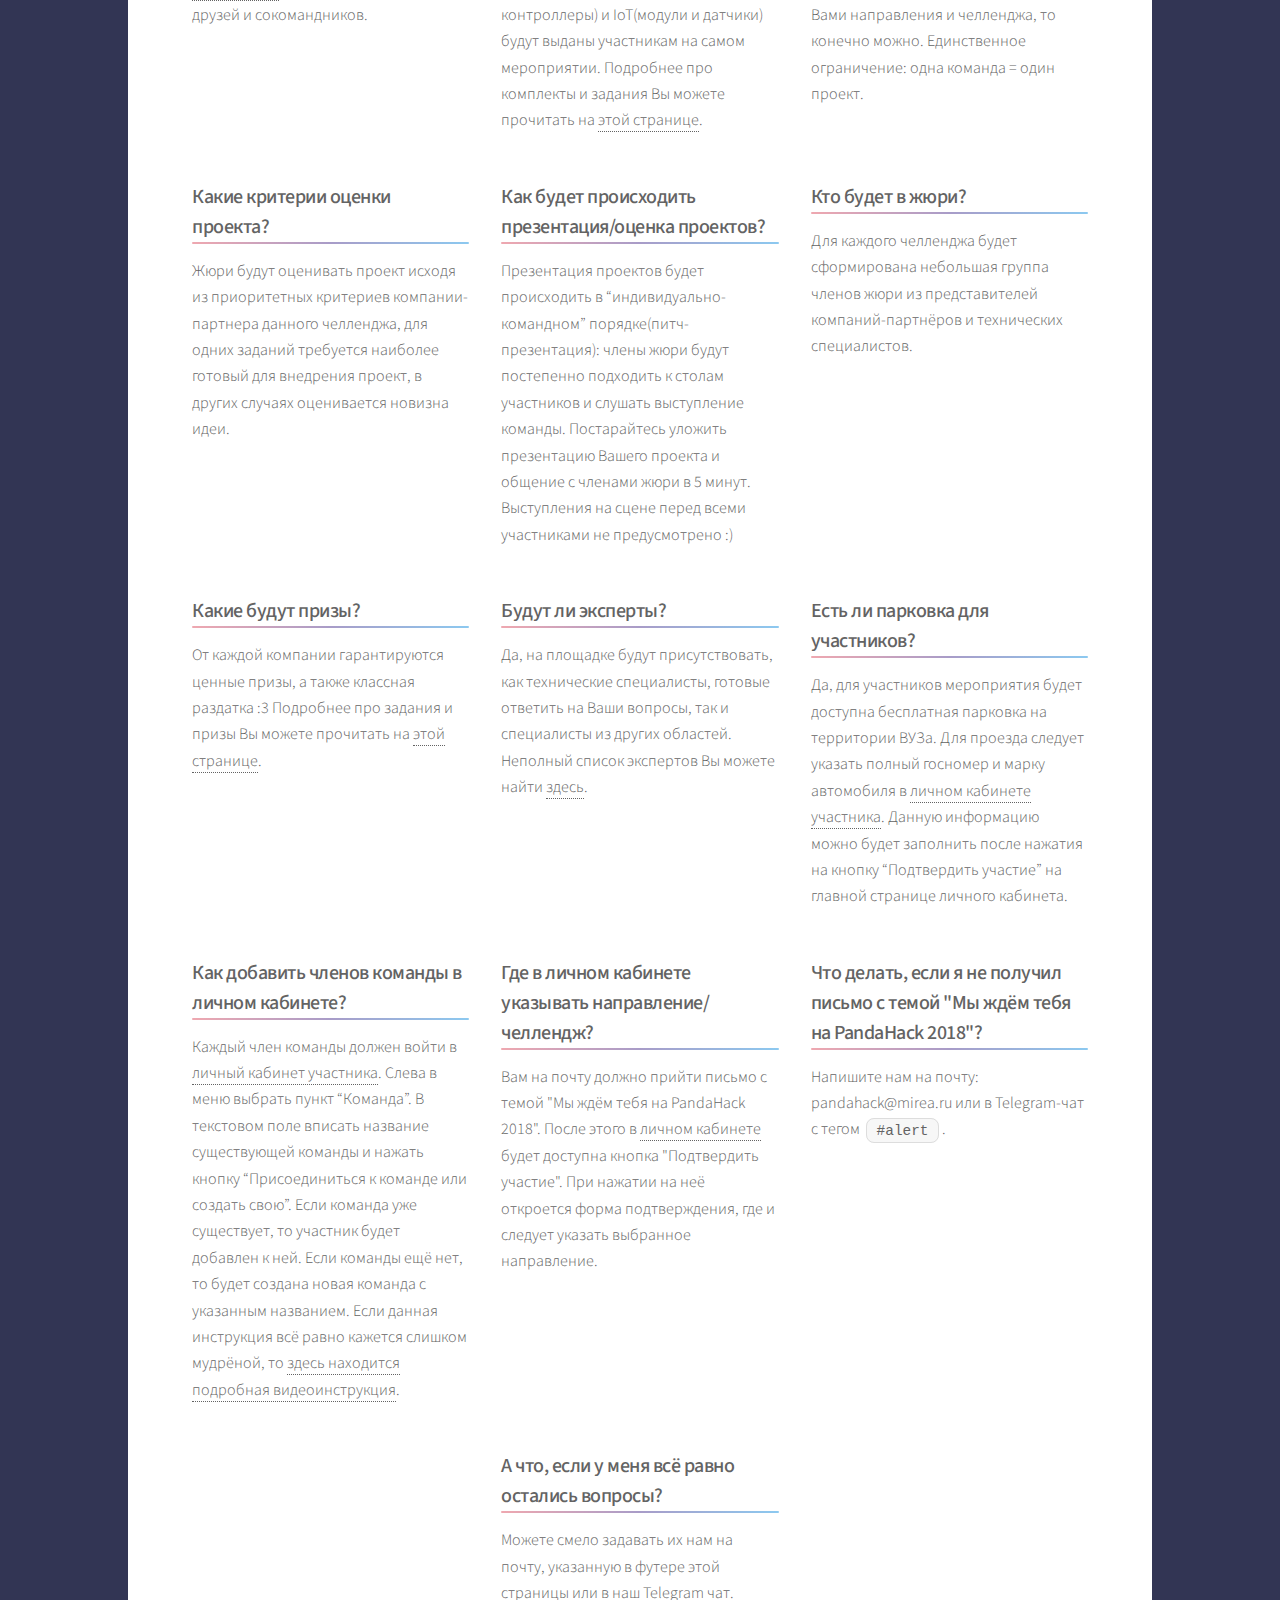
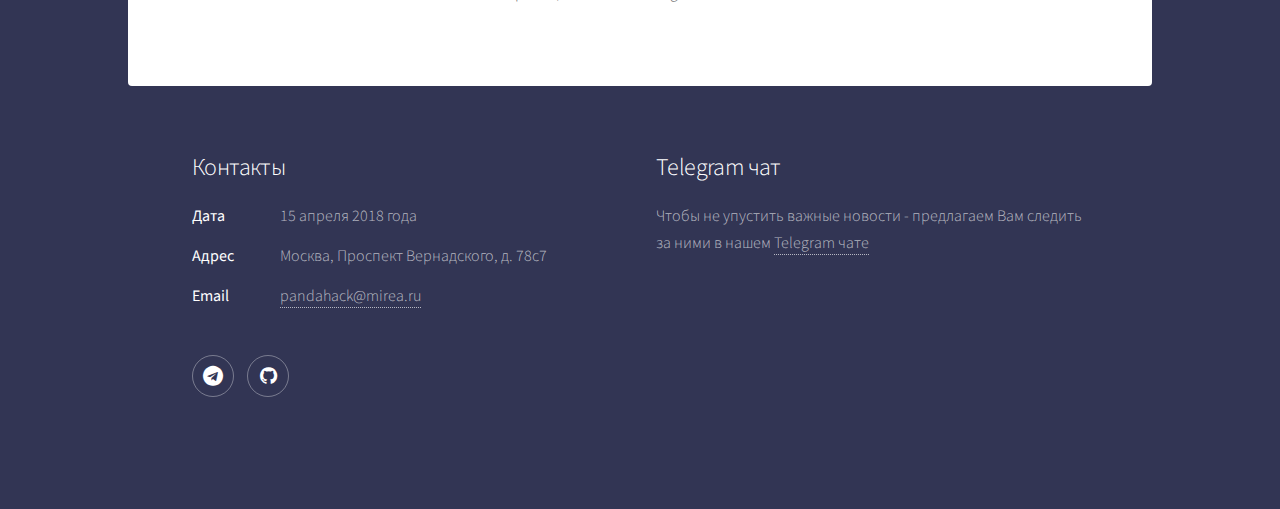
<file: faq.html>
<!DOCTYPE HTML>
<html>
<head>
    <title>FAQ. Хакатон PandaHack 2018</title>
    <meta charset="utf-8"/>
    <meta name="viewport" content="width=device-width, initial-scale=1"/>
    <!--[if lte IE 8]>
    <script src="assets/js/ie/html5shiv.js"></script><![endif]-->
    <link rel="stylesheet" href="assets/css/main.css"/>
    <link rel="stylesheet" href="assets/css/adds.css"/>
    <!--[if lte IE 9]>
    <link rel="stylesheet" href="assets/css/ie9.css"/><![endif]-->
    <!--[if lte IE 8]>
    <link rel="stylesheet" href="assets/css/ie8.css"/><![endif]-->

    <!-- Icon in the highest resolution we need it for -->
    <link rel="icon" sizes="192x192" href="images/icon192.png">

    <!-- Apple Touch Icon (reuse 192px icon.png) -->
    <link rel="apple-touch-icon" href="images/icon192.png">

    <meta property="og:url" content="https://pandahack.mirea.ru">
    <meta property="og:type" content="website">
    <meta property="og:title" content="FAQ. Хакатон PandaHack 2018">
    <meta property="og:image" content="https://pandahack.mirea.ru/images/preview.jpg">
    <meta property="og:description" content="Хакатон PandaHack 2018. 15 апреля 2018 года. Москва.">
    <meta property="og:site_name" content="Партнёры и задания. Хакатон PandaHack 2018.">
    <meta property="og:locale" content="ru_RU">
</head>
<body>

<!-- Wrapper -->
<div id="wrapper">

    <!-- Header -->
    <header id="header">
        <h1>FAQ</h1>
        <p>
            <a href="./index.html">Вернуться на главную</a>
        </p>
    </header>

    <!-- Main -->
    <div id="main">
        <section id="faq" class="main special faq">
            <header class="major">
                <h2>Часто задаваемые вопросы</h2>
            </header>

            <ul class="features">
                <li class="tasks-list">
                    <h3 class="nice-h3">
                        Что такое хакатон?
                    </h3>
                    <ul>
                        <li><p>
                            Хакатон - это мероприятие, объединяющее совершенно разных людей и команды с одной целью: классно провести время и вместе поработать над решением интересной задачи.
                        </p></li>
                    </ul>
                </li>

                <li class="tasks-list">
                    <h3 class="nice-h3">
                        Участие бесплатное?
                    </h3>
                    <ul>
                        <li><p>
                            Для участия Вам всего лишь будет нужно не проспать и добраться до места проведения.
                        </p></li>
                    </ul>
                </li>

                <li class="tasks-list">
                    <h3 class="nice-h3">
                        Кто может участвовать?
                    </h3>
                    <ul>
                        <li><p>
                            Кто угодно. Это открытый хакатон, который подразумевает участие людей из разных университетов и сфер деятельности.
                        </p></li>
                    </ul>
                </li>

                <li class="tasks-list">
                    <h3 class="nice-h3">
                        Что такое направление?
                    </h3>
                    <ul>
                        <li><p>
                            Направление - несколько челленджей, объединенных общей тематикой.
                        </p></li>
                    </ul>
                </li>

                <li class="tasks-list">
                    <h3 class="nice-h3">
                        Что такое челлендж?
                    </h3>
                    <ul>
                        <li><p>
                            Челлендж - это задание, выдаваемое участникам, которое призвано решить какую-либо проблематику компании-партнёра.
                        </p></li>
                    </ul>
                </li>

                <li class="tasks-list">
                    <h3 class="nice-h3">
                        Чего мне ожидать от мероприятия?
                    </h3>
                    <ul>
                        <li><p>
                            Приятно проведенный день, новых друзей, вкусную еду и ценные призы.
                        </p></li>
                    </ul>
                </li>

                <li class="tasks-list">
                    <h3 class="nice-h3">
                        Я думаю, что моих знаний недостаточно для участия
                    </h3>
                    <ul>
                        <li><p>
                            Отсутствие навыков программирования не значит, что Вы не можете принять участие. Формат хакатона подразумевает в первую очередь возможность приобщиться к миру информационных технологий и попробовать себя в условиях “горящего дедлайна” ;)
                            Тем более Вы можете попробовать себя в роли дизайнера, продукт менеджера или другого специалиста, помощь которого необходима в реализации проекта.
                        </p></li>
                    </ul>
                </li>

                <li class="tasks-list">
                    <h3 class="nice-h3">
                        Зачем участвовать?
                    </h3>
                    <ul>
                        <li><p>
                            Потому что это: отличный опыт работы в IT-проекте, который может перерасти в нечто большее; возможность побороться с другими участниками за ценные призы от компаний-партнёров; обмен знаниями со специалистами из разных сфер. К тому же, это ещё и шанс найти работу или реализовать свой проект в партнерстве с крупной компанией.
                        </p></li>
                    </ul>
                </li>

                <li class="tasks-list">
                    <h3 class="nice-h3">
                        Что нужно взять с собой?
                    </h3>
                    <ul>
                        <li><p>
                            Паспорт, любое устройство, необходимое Вам для работы над заданием (ноутбук\планшет), зарядки к ним и хорошее настроение. Необходимое оборудование для направлений VR/AR(шлемы и контроллеры) и IoT(модули и датчики) - будут выданы участникам на самом мероприятии. Подробнее про комплекты и задания Вы можете прочитать на <a href="./partners.html">этой странице</a>.
                        </p></li>
                    </ul>
                </li>

                <li class="tasks-list">
                    <h3 class="nice-h3">
                        Что с питанием?
                    </h3>
                    <ul>
                        <li><p>
                            Для участников будет организована снек-зона, а также мы всех покормим полноценным обедом и вкусным ужином :)
                        </p></li>
                    </ul>
                </li>

                <li class="tasks-list">
                    <h3 class="nice-h3">
                        Каков размер команды?
                    </h3>
                    <ul>
                        <li><p>
                            Размер команды варьируется от 2 до 4 человек.
                        </p></li>
                    </ul>
                </li>

                <li class="tasks-list">
                    <h3 class="nice-h3">
                        Какие будут задания?
                    </h3>
                    <ul>
                        <li><p>
                            Подробнее про задания Вы можете прочитать на <a href="./partners.html">этой странице</a>.
                        </p></li>
                    </ul>
                </li>

                <li class="tasks-list">
                    <h3 class="nice-h3">
                        Что делать, если у меня нет команды?
                    </h3>
                    <ul>
                        <li><p>
                            Это не беда, ведь у нас есть <a href="https://t.me/pandahackit">уютный Telegram чат</a>, где Вы можете найти себе друзей и сокомандников.
                        </p></li>
                    </ul>
                </li>

                <li class="tasks-list">
                    <h3 class="nice-h3">
                        Какое оборудование будет доступно участникам?
                    </h3>
                    <ul>
                        <li><p>
                            Необходимое оборудование для направлений VR/AR(шлемы и контроллеры) и IoT(модули и датчики) будут выданы участникам на самом мероприятии.
                            Подробнее про комплекты и задания Вы можете прочитать на <a href="./partners.html">этой странице</a>.
                        </p></li>
                    </ul>
                </li>

                <li class="tasks-list">
                    <h3 class="nice-h3">
                        Можно ли выбрать несколько направлений или челленджей?
                    </h3>
                    <ul>
                        <li><p>
                            Если Ваш проект будет удовлетворять требованиям каждого из выбранных Вами направления и челленджа, то конечно можно. Единственное ограничение: одна команда = один проект.
                        </p></li>
                    </ul>
                </li>

                <li class="tasks-list">
                    <h3 class="nice-h3">
                        Какие критерии оценки проекта?
                    </h3>
                    <ul>
                        <li><p>
                            Жюри будут оценивать проект исходя из приоритетных критериев компании-партнера данного челленджа, для одних заданий требуется наиболее готовый для внедрения проект, в других случаях оценивается новизна идеи.
                        </p></li>
                    </ul>
                </li>

                <li class="tasks-list">
                    <h3 class="nice-h3">
                        Как будет происходить презентация/оценка проектов?
                    </h3>
                    <ul>
                        <li><p>
                            Презентация проектов будет происходить в “индивидуально-командном” порядке(питч-презентация): члены жюри будут постепенно подходить к столам участников и слушать выступление команды. Постарайтесь уложить презентацию Вашего проекта и общение с членами жюри в 5 минут. Выступления на сцене перед всеми участниками не предусмотрено :)
                        </p></li>
                    </ul>
                </li>

                <li class="tasks-list">
                    <h3 class="nice-h3">
                        Кто будет в жюри?
                    </h3>
                    <ul>
                        <li><p>
                            Для каждого челленджа будет сформирована небольшая группа членов жюри из представителей компаний-партнёров и технических специалистов.
                        </p></li>
                    </ul>
                </li>

                <li class="tasks-list">
                    <h3 class="nice-h3">
                        Какие будут призы?
                    </h3>
                    <ul>
                        <li><p>
                            От каждой компании гарантируются ценные призы, а также классная раздатка :3 Подробнее про задания и призы Вы можете прочитать на <a href="./partners.html">этой странице</a>.
                        </p></li>
                    </ul>
                </li>

                <li class="tasks-list">
                    <h3 class="nice-h3">
                        Будут ли эксперты?
                    </h3>
                    <ul>
                        <li><p>
                            Да, на площадке будут присутствовать, как технические специалисты, готовые ответить на Ваши вопросы, так и специалисты из других областей. Неполный список экспертов Вы можете найти <a href="./index.html#experts">здесь</a>.
                        </p></li>
                    </ul>
                </li>

                <li class="tasks-list">
                    <h3 class="nice-h3">
                        Есть ли парковка для участников?
                    </h3>
                    <ul>
                        <li><p>
                            Да, для участников мероприятия будет доступна бесплатная парковка на территории ВУЗа. Для проезда следует указать полный госномер и марку автомобиля в <a href="https://pandahack.mirea.top">личном кабинете участника</a>. Данную информацию можно будет заполнить после нажатия на кнопку “Подтвердить участие” на главной странице личного кабинета.
                        </p></li>
                    </ul>
                </li>

                <li class="tasks-list">
                    <h3 class="nice-h3">
                        Как добавить членов команды в личном кабинете?
                    </h3>
                    <ul>
                        <li><p>
                            Каждый член команды должен войти в <a href="https://pandahack.mirea.top">личный кабинет участника</a>. Слева в меню выбрать пункт “Команда”. В текстовом поле вписать название существующей команды и нажать кнопку “Присоединиться к команде или создать свою”. Если команда уже существует, то участник будет добавлен к ней. Если команды ещё нет, то будет создана новая команда с указанным названием.
                            Если данная инструкция всё равно кажется слишком мудрёной, то <a href="#">здесь находится подробная видеоинструкция</a>.
                        </p></li>
                    </ul>
                </li>

                <li class="tasks-list">
                    <h3 class="nice-h3">
                        Где в личном кабинете указывать направление/челлендж?
                    </h3>
                    <ul>
                        <li><p>
                            Вам на почту должно прийти письмо с темой "Мы ждём тебя на PandaHack 2018".
                            После этого в <a href="https://pandahack.mirea.top">личном кабинете</a> будет доступна кнопка "Подтвердить участие". При нажатии на неё откроется форма подтверждения, где и следует указать выбранное направление.
                        </p></li>
                    </ul>
                </li>

                <li class="tasks-list">
                    <h3 class="nice-h3">
                        Что делать, если я не получил письмо с темой "Мы ждём тебя на PandaHack 2018"?
                    </h3>
                    <ul>
                        <li><p>
                            Напишите нам на почту: pandahack@mirea.ru или в Telegram-чат с тегом <code>#alert</code>.
                        </p></li>
                    </ul>
                </li>

                <li class="tasks-list">
                    <h3 class="nice-h3">
                        А что, если у меня всё равно остались вопросы?
                    </h3>
                    <ul>
                        <li><p>
                            Можете смело задавать их нам на почту, указанную в футере этой страницы или в наш Telegram чат.
                        </p></li>
                    </ul>
                </li>
            </ul>
        </section>

    </div>

    <!-- Footer -->
    <footer id="footer">

        <section>
            <h2>Контакты</h2>
            <dl class="alt">
                <dt>Дата</dt>
                <dd>15 апреля 2018 года</dd>
                <dt>Адрес</dt>
                <dd>Москва, Проспект Вернадского, д. 78с7</dd>
                <dt>Email</dt>
                <dd><a href="#footer">pandahack@mirea.ru</a></dd>
            </dl>
            <ul class="icons">
                <li><a href="https://t.me/pandahackit" class="icon fa-telegram alt"><span class="label">Telegram</span></a></li>
                <li><a href="https://github.com/mirea-pandahack" class="icon fa-github alt"><span class="label">GitHub</span></a></li>
            </ul>
        </section>
        <section>
            <h2>Telegram чат</h2>
            <p>
                Чтобы не упустить важные новости - предлагаем Вам следить за ними в нашем
                <a href="https://t.me/pandahackit">Telegram чате</a>
            </p>
            <!--<ul class="actions">-->
            <!--<li><a href="partners.html" class="button">Информация для партнёров</a></li>-->
            <!--</ul>-->
        </section>
        <!--<p class="copyright">&copy; Untitled. Design: <a href="https://html5up.net">HTML5 UP</a>.</p>-->
    </footer>

</div>

<!-- Scripts -->
<script src="assets/js/jquery.min.js"></script>
<script src="assets/js/jquery.scrollex.min.js"></script>
<script src="assets/js/jquery.scrolly.min.js"></script>
<script src="assets/js/skel.min.js"></script>
<script src="assets/js/util.js"></script>
<!--[if lte IE 8]>
<script src="assets/js/ie/respond.min.js"></script><![endif]-->
<script src="assets/js/main.js"></script>

</body>
</html>
</file>
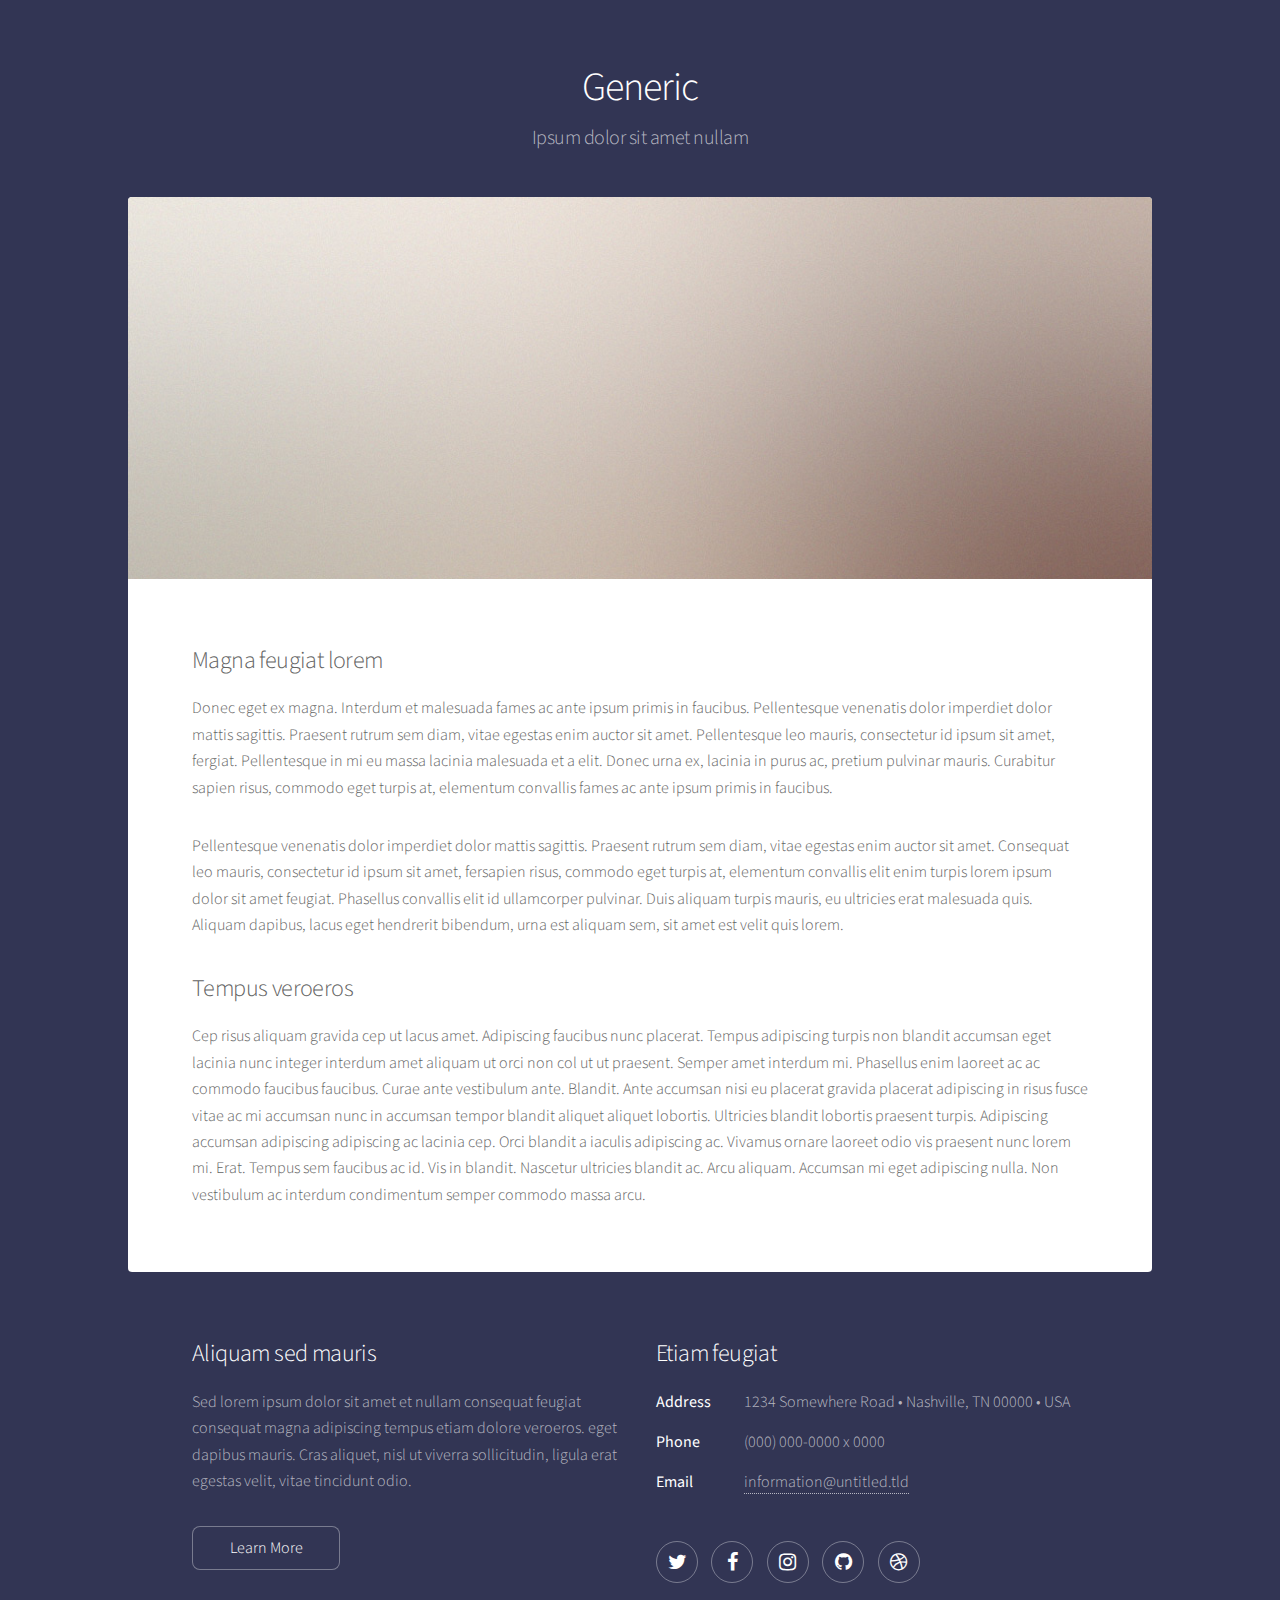
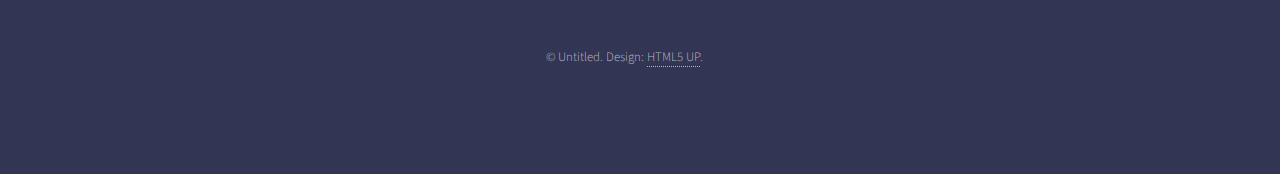
<file: generic.html>
<!DOCTYPE HTML>
<!--
	Stellar by HTML5 UP
	html5up.net | @ajlkn
	Free for personal and commercial use under the CCA 3.0 license (html5up.net/license)
-->
<html>
	<head>
		<title>Generic - Stellar by HTML5 UP</title>
		<meta charset="utf-8" />
		<meta name="viewport" content="width=device-width, initial-scale=1" />
		<!--[if lte IE 8]><script src="assets/js/ie/html5shiv.js"></script><![endif]-->
		<link rel="stylesheet" href="assets/css/main.css" />
		<!--[if lte IE 9]><link rel="stylesheet" href="assets/css/ie9.css" /><![endif]-->
		<!--[if lte IE 8]><link rel="stylesheet" href="assets/css/ie8.css" /><![endif]-->
	</head>
	<body>

		<!-- Wrapper -->
			<div id="wrapper">

				<!-- Header -->
					<header id="header">
						<h1>Generic</h1>
						<p>Ipsum dolor sit amet nullam</p>
					</header>

				<!-- Main -->
					<div id="main">

						<!-- Content -->
							<section id="content" class="main">
								<span class="image main"><img src="images/pic04.jpg" alt="" /></span>
								<h2>Magna feugiat lorem</h2>
								<p>Donec eget ex magna. Interdum et malesuada fames ac ante ipsum primis in faucibus. Pellentesque venenatis dolor imperdiet dolor mattis sagittis. Praesent rutrum sem diam, vitae egestas enim auctor sit amet. Pellentesque leo mauris, consectetur id ipsum sit amet, fergiat. Pellentesque in mi eu massa lacinia malesuada et a elit. Donec urna ex, lacinia in purus ac, pretium pulvinar mauris. Curabitur sapien risus, commodo eget turpis at, elementum convallis fames ac ante ipsum primis in faucibus.</p>
								<p>Pellentesque venenatis dolor imperdiet dolor mattis sagittis. Praesent rutrum sem diam, vitae egestas enim auctor sit amet. Consequat leo mauris, consectetur id ipsum sit amet, fersapien risus, commodo eget turpis at, elementum convallis elit enim turpis lorem ipsum dolor sit amet feugiat. Phasellus convallis elit id ullamcorper pulvinar. Duis aliquam turpis mauris, eu ultricies erat malesuada quis. Aliquam dapibus, lacus eget hendrerit bibendum, urna est aliquam sem, sit amet est velit quis lorem.</p>
								<h2>Tempus veroeros</h2>
								<p>Cep risus aliquam gravida cep ut lacus amet. Adipiscing faucibus nunc placerat. Tempus adipiscing turpis non blandit accumsan eget lacinia nunc integer interdum amet aliquam ut orci non col ut ut praesent. Semper amet interdum mi. Phasellus enim laoreet ac ac commodo faucibus faucibus. Curae ante vestibulum ante. Blandit. Ante accumsan nisi eu placerat gravida placerat adipiscing in risus fusce vitae ac mi accumsan nunc in accumsan tempor blandit aliquet aliquet lobortis. Ultricies blandit lobortis praesent turpis. Adipiscing accumsan adipiscing adipiscing ac lacinia cep. Orci blandit a iaculis adipiscing ac. Vivamus ornare laoreet odio vis praesent nunc lorem mi. Erat. Tempus sem faucibus ac id. Vis in blandit. Nascetur ultricies blandit ac. Arcu aliquam. Accumsan mi eget adipiscing nulla. Non vestibulum ac interdum condimentum semper commodo massa arcu.</p>
							</section>

					</div>

				<!-- Footer -->
					<footer id="footer">
						<section>
							<h2>Aliquam sed mauris</h2>
							<p>Sed lorem ipsum dolor sit amet et nullam consequat feugiat consequat magna adipiscing tempus etiam dolore veroeros. eget dapibus mauris. Cras aliquet, nisl ut viverra sollicitudin, ligula erat egestas velit, vitae tincidunt odio.</p>
							<ul class="actions">
								<li><a href="#" class="button">Learn More</a></li>
							</ul>
						</section>
						<section>
							<h2>Etiam feugiat</h2>
							<dl class="alt">
								<dt>Address</dt>
								<dd>1234 Somewhere Road &bull; Nashville, TN 00000 &bull; USA</dd>
								<dt>Phone</dt>
								<dd>(000) 000-0000 x 0000</dd>
								<dt>Email</dt>
								<dd><a href="#">information@untitled.tld</a></dd>
							</dl>
							<ul class="icons">
								<li><a href="#" class="icon fa-twitter alt"><span class="label">Twitter</span></a></li>
								<li><a href="#" class="icon fa-facebook alt"><span class="label">Facebook</span></a></li>
								<li><a href="#" class="icon fa-instagram alt"><span class="label">Instagram</span></a></li>
								<li><a href="#" class="icon fa-github alt"><span class="label">GitHub</span></a></li>
								<li><a href="#" class="icon fa-dribbble alt"><span class="label">Dribbble</span></a></li>
							</ul>
						</section>
						<p class="copyright">&copy; Untitled. Design: <a href="https://html5up.net">HTML5 UP</a>.</p>
					</footer>

			</div>

		<!-- Scripts -->
			<script src="assets/js/jquery.min.js"></script>
			<script src="assets/js/jquery.scrollex.min.js"></script>
			<script src="assets/js/jquery.scrolly.min.js"></script>
			<script src="assets/js/skel.min.js"></script>
			<script src="assets/js/util.js"></script>
			<!--[if lte IE 8]><script src="assets/js/ie/respond.min.js"></script><![endif]-->
			<script src="assets/js/main.js"></script>

	</body>
</html>
</file>
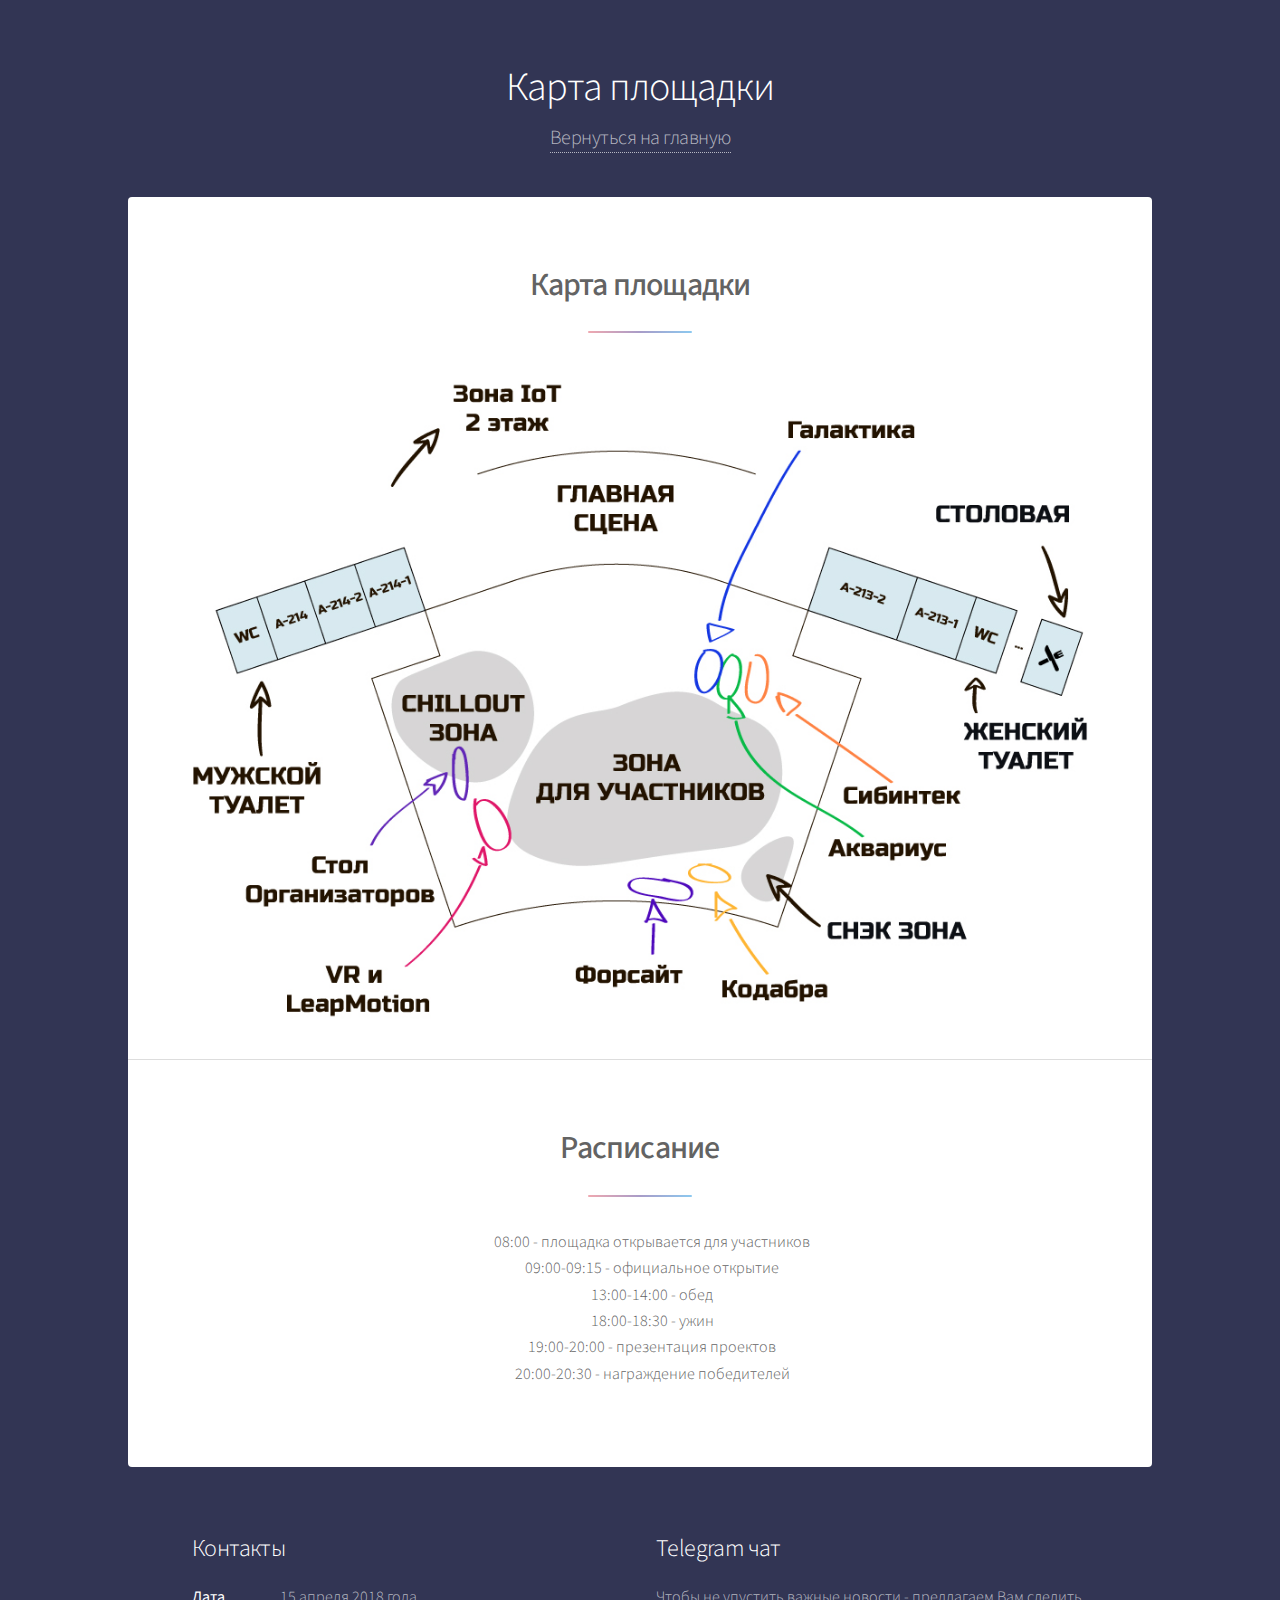
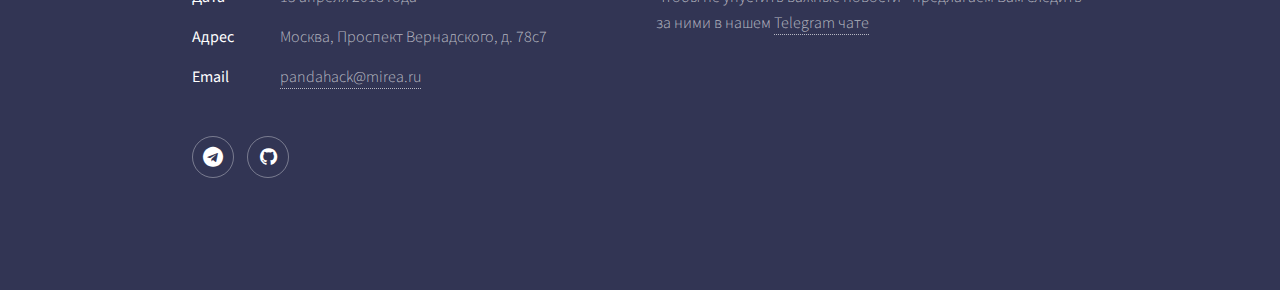
<file: map.html>
<!DOCTYPE HTML>
<html>
<head>
  <title>Карта площадки. Хакатон PandaHack 2018</title>
  <meta charset="utf-8"/>
  <meta name="viewport" content="width=device-width, initial-scale=1"/>
  <!--[if lte IE 8]>
  <script src="assets/js/ie/html5shiv.js"></script><![endif]-->
  <link rel="stylesheet" href="assets/css/main.css"/>
  <link rel="stylesheet" href="assets/css/adds.css"/>
  <!--[if lte IE 9]>
  <link rel="stylesheet" href="assets/css/ie9.css"/><![endif]-->
  <!--[if lte IE 8]>
  <link rel="stylesheet" href="assets/css/ie8.css"/><![endif]-->


  <!-- Icon in the highest resolution we need it for -->
  <link rel="icon" sizes="192x192" href="images/icon192.png">

  <!-- Apple Touch Icon (reuse 192px icon.png) -->
  <link rel="apple-touch-icon" href="images/icon192.png">

  <meta property="og:url" content="https://pandahack.mirea.ru">
  <meta property="og:type" content="website">
  <meta property="og:title" content="Карта площадки. Хакатон PandaHack 2018">
  <meta property="og:image" content="https://pandahack.mirea.ru/images/preview.jpg">
  <meta property="og:description" content="Хакатон PandaHack 2018. 15 апреля 2018 года. Москва.">
  <meta property="og:site_name" content="Партнёры и задания. Хакатон PandaHack 2018.">
  <meta property="og:locale" content="ru_RU">
</head>
<body>

<!-- Wrapper -->
<div id="wrapper">

  <!-- Header -->
  <header id="header">
    <h1>Карта площадки</h1>
    <p>
      <a href="./index.html">Вернуться на главную</a>
    </p>
  </header>

  <!-- Main -->
  <div id="main" class="partners-page">

    <section id="map-section" class="main special">
      <header class="major">
        <h2>Карта площадки</h2>
      </header>

      <div class="map-img">
        <img src="./images/map.jpg" alt="">
      </div>
    </section>

    <section id="map-time" class="main special">
      <header class="major">
        <h2>Расписание</h2>
        <ul class="map-time">
          <li>
            08:00 - площадка открывается для участников
          </li>
          <li>
            09:00-09:15 - официальное открытие
          </li>
          <li>
            13:00-14:00 - обед
          </li>
          <li>
            18:00-18:30 - ужин
          </li>
          <li>
            19:00-20:00 - презентация проектов
          </li>
          <li>
            20:00-20:30 - награждение победителей
          </li>
        </ul>
      </header>
    </section>
  </div>

  <!-- Footer -->
  <footer id="footer">

    <section>
      <h2>Контакты</h2>
      <dl class="alt">
        <dt>Дата</dt>
        <dd>15 апреля 2018 года</dd>
        <dt>Адрес</dt>
        <dd>Москва, Проспект Вернадского, д. 78с7</dd>
        <dt>Email</dt>
        <dd><a href="#footer">pandahack@mirea.ru</a></dd>
      </dl>
      <ul class="icons">
        <li><a href="https://t.me/pandahackit" class="icon fa-telegram alt"><span class="label">Telegram</span></a></li>
        <li><a href="https://github.com/mirea-pandahack" class="icon fa-github alt"><span class="label">GitHub</span></a></li>
      </ul>
    </section>
    <section>
      <h2>Telegram чат</h2>
      <p>
        Чтобы не упустить важные новости - предлагаем Вам следить за ними в нашем
        <a href="https://t.me/pandahackit">Telegram чате</a>
      </p>
      <!--<ul class="actions">-->
      <!--<li><a href="partners.html" class="button">Информация для партнёров</a></li>-->
      <!--</ul>-->
    </section>
    <!--<p class="copyright">&copy; Untitled. Design: <a href="https://html5up.net">HTML5 UP</a>.</p>-->
  </footer>

</div>

<!-- Scripts -->
<script src="assets/js/jquery.min.js"></script>
<script src="assets/js/jquery.scrollex.min.js"></script>
<script src="assets/js/jquery.scrolly.min.js"></script>
<script src="assets/js/skel.min.js"></script>
<script src="assets/js/util.js"></script>
<!--[if lte IE 8]>
<script src="assets/js/ie/respond.min.js"></script><![endif]-->
<script src="assets/js/main.js"></script>

</body>
</html>
</file>
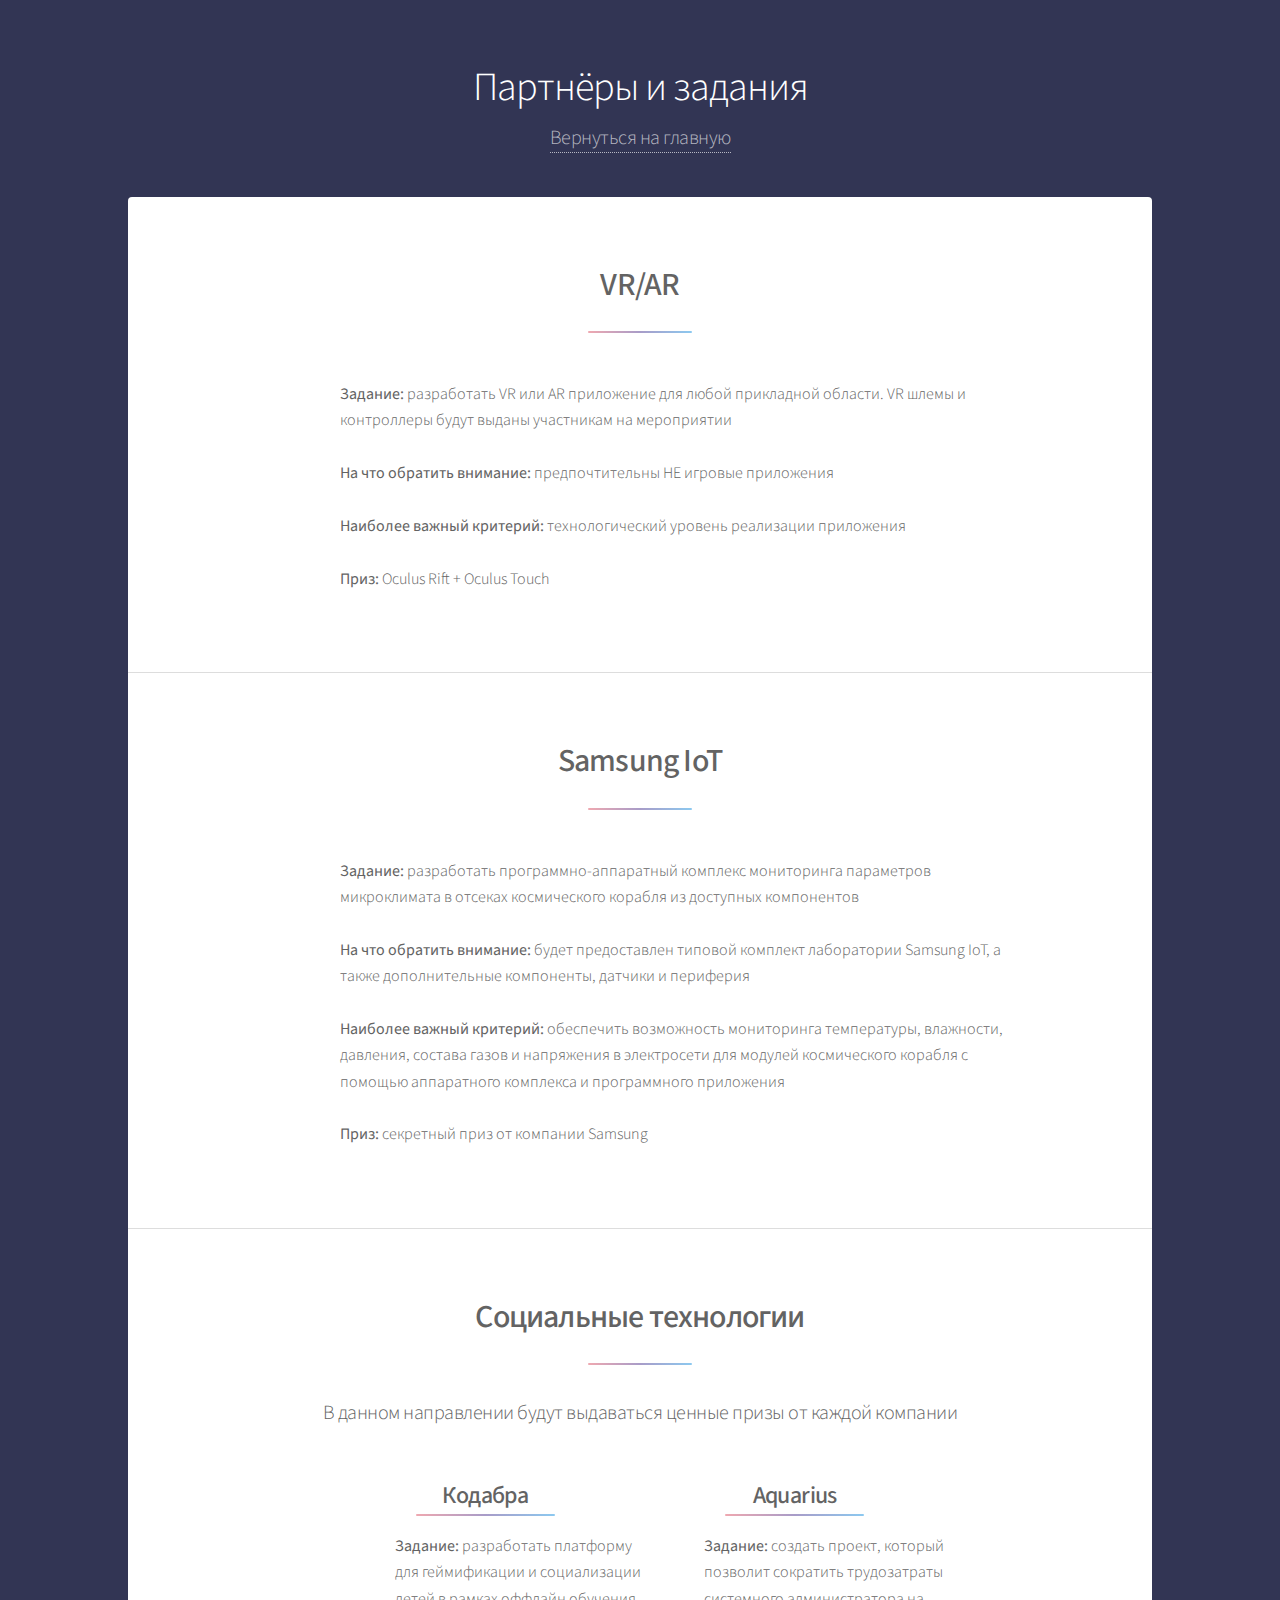
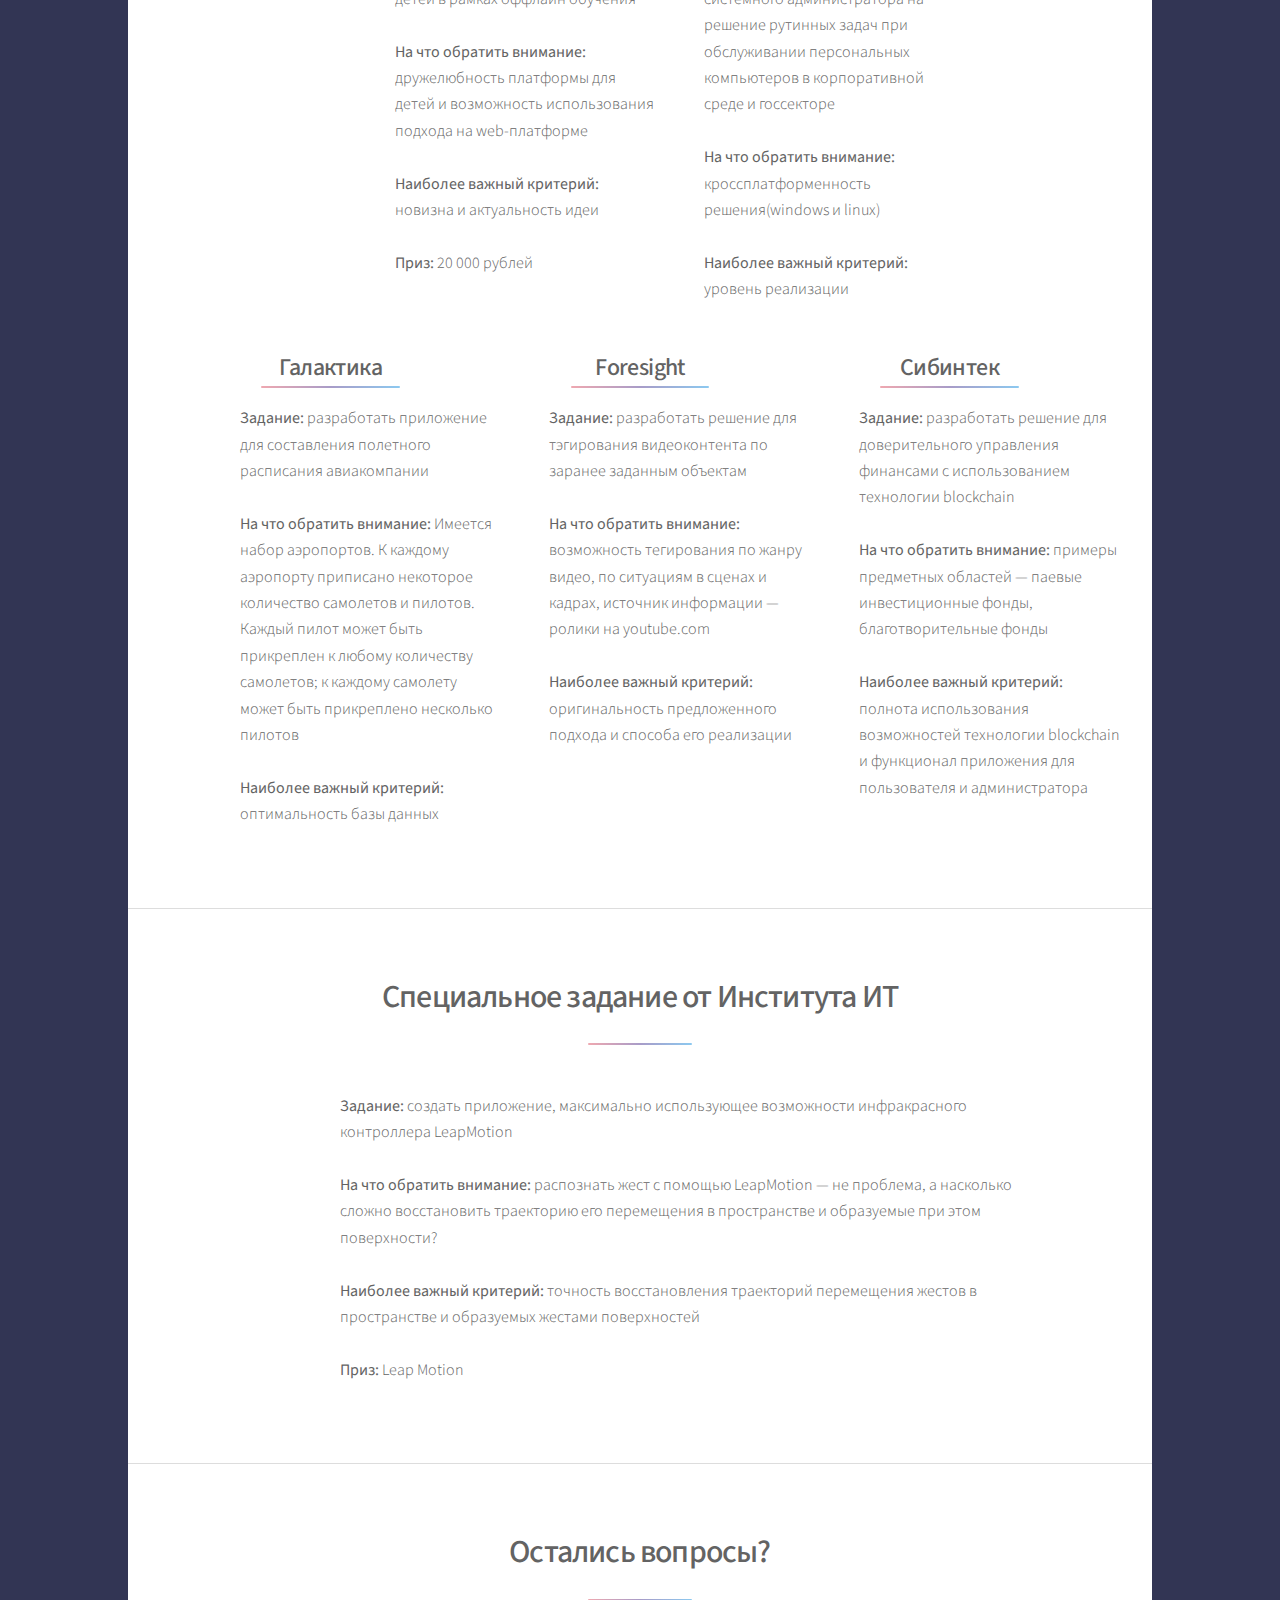
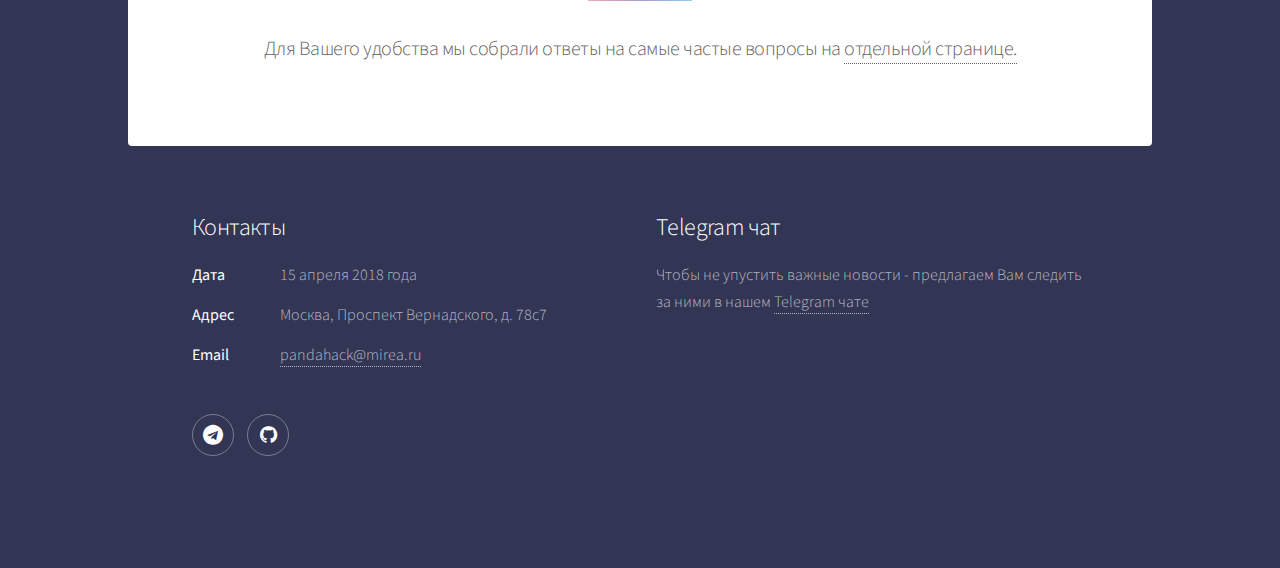
<file: partners.html>
<!DOCTYPE HTML>
<html>
<head>
  <title>Партнёры и задания. Хакатон PandaHack 2018</title>
  <meta charset="utf-8"/>
  <meta name="viewport" content="width=device-width, initial-scale=1"/>
  <!--[if lte IE 8]>
  <script src="assets/js/ie/html5shiv.js"></script><![endif]-->
  <link rel="stylesheet" href="assets/css/main.css"/>
  <link rel="stylesheet" href="assets/css/adds.css"/>
  <!--[if lte IE 9]>
  <link rel="stylesheet" href="assets/css/ie9.css"/><![endif]-->
  <!--[if lte IE 8]>
  <link rel="stylesheet" href="assets/css/ie8.css"/><![endif]-->


  <!-- Icon in the highest resolution we need it for -->
  <link rel="icon" sizes="192x192" href="images/icon192.png">

  <!-- Apple Touch Icon (reuse 192px icon.png) -->
  <link rel="apple-touch-icon" href="images/icon192.png">

  <meta property="og:url" content="https://pandahack.mirea.ru">
  <meta property="og:type" content="website">
  <meta property="og:title" content="Партнёры и задания. Хакатон PandaHack 2018">
  <meta property="og:image" content="https://pandahack.mirea.ru/images/preview.jpg">
  <meta property="og:description" content="Хакатон PandaHack 2018. 15 апреля 2018 года. Москва.">
  <meta property="og:site_name" content="Партнёры и задания. Хакатон PandaHack 2018.">
  <meta property="og:locale" content="ru_RU">
</head>
<body>

<!-- Wrapper -->
<div id="wrapper">

  <!-- Header -->
  <header id="header">
    <h1>Партнёры и задания</h1>
    <p>
      <a href="./index.html">Вернуться на главную</a>
    </p>
  </header>

  <!-- Main -->
  <div id="main" class="partners-page">
    <section id="tasks-vr" class="main special">
      <header class="major">
        <!--<p>-->
        <!--<b>tl;dr:</b> От каждой компании гарантируются ценные призы, а также классная раздатка :3-->
        <!--</p>-->
        <h2>VR/AR</h2>
      </header>

      <ul class="features">
        <li class="tasks-list li-width__75">
          <ul>
            <li>
              <p>
                <b>Задание:</b> разработать VR или AR приложение для любой прикладной области. VR шлемы и контроллеры будут выданы участникам на мероприятии
                <br><br>
                <b>На что обратить внимание:</b> предпочтительны НЕ игровые приложения
                <br><br>
                <b>Наиболее важный критерий:</b> технологический уровень реализации приложения
                <br><br>
                <b>Приз:</b> Oculus Rift + Oculus Touch
              </p>
            </li>
          </ul>
        </li>
      </ul>
    </section>

    <section id="tasks-iot" class="main special">
      <header class="major">
        <h2>Samsung IoT</h2>
      </header>

      <ul class="features">
        <li class="tasks-list li-width__75">
          <ul>
            <li>
              <p>
                <b>Задание:</b> разработать программно-аппаратный комплекс мониторинга параметров микроклимата в отсеках космического корабля из доступных компонентов
                <br><br>
                <b>На что обратить внимание:</b> будет предоставлен типовой комплект лаборатории Samsung IoT, а также дополнительные компоненты, датчики и периферия
                <br><br>
                <b>Наиболее важный критерий:</b> обеспечить возможность мониторинга температуры, влажности, давления, состава газов и напряжения в электросети для модулей космического корабля с помощью аппаратного комплекса и программного приложения
                <br><br>
                <b>Приз:</b> секретный приз от компании Samsung
              </p>
            </li>
          </ul>
        </li>
      </ul>
    </section>

    <section id="tasks-soc" class="main special">
      <header class="major">
        <h2>Социальные технологии</h2>
        <p>
          В данном направлении будут выдаваться ценные призы от каждой компании
        </p>
      </header>

      <ul class="features">
        <li class="tasks-list">
          <h2 class="nice-h3">Кодабра</h2>
          <ul>
            <li>
              <p>
                <b>Задание:</b> разработать платформу для геймификации и социализации детей в рамках оффлайн обучения
                <br><br>
                <b>На что обратить внимание:</b> дружелюбность платформы для детей и возможность использования подхода на web-платформе
                <br><br>
                <b>Наиболее важный критерий:</b> новизна и актуальность идеи
                <br><br>
                <b>Приз:</b> 20 000 рублей
              </p>
            </li>
          </ul>
        </li>
        <li class="tasks-list">
          <h2 class="nice-h3">Aquarius</h2>
          <ul>
            <li>
              <p>
                <b>Задание:</b> создать проект, который позволит сократить трудозатраты системного администратора на решение рутинных задач при обслуживании персональных компьютеров в корпоративной среде и госсекторе
                <br><br>
                <b>На что обратить внимание:</b> кроссплатформенность решения(windows и linux)
                <br><br>
                <b>Наиболее важный критерий:</b> уровень реализации
              </p>
            </li>
          </ul>
        </li>
      </ul>

      <ul class="features">
        <li class="tasks-list">
          <h2 class="nice-h3">Галактика</h2>
          <ul>
            <li>
              <p>
                <b>Задание:</b> разработать приложение для составления полетного расписания авиакомпании
                <br><br>
                <b>На что обратить внимание:</b> Имеется набор аэропортов. К каждому аэропорту приписано некоторое количество самолетов и пилотов. Каждый пилот может быть прикреплен к любому количеству самолетов; к каждому самолету может быть прикреплено несколько пилотов
                <br><br>
                <b>Наиболее важный критерий:</b> оптимальность базы данных
              </p>
            </li>
          </ul>
        </li>
        <li class="tasks-list">
          <h2 class="nice-h3">Foresight</h2>
          <ul>
            <li>
              <p>
                <b>Задание:</b> разработать решение для тэгирования видеоконтента по заранее заданным объектам
                <br><br>
                <b>На что обратить внимание:</b> возможность тегирования по жанру видео, по ситуациям в сценах и кадрах, источник информации — ролики на youtube.com
                <br><br>
                <b>Наиболее важный критерий:</b> оригинальность предложенного подхода и способа его реализации
              </p>
            </li>
          </ul>
        </li>
        <li class="tasks-list">
          <h2 class="nice-h3">Сибинтек</h2>
          <ul>
            <li>
              <p>
                <b>Задание:</b> разработать решение для доверительного управления финансами с использованием технологии blockchain
                <br><br>
                <b>На что обратить внимание:</b> примеры предметных областей — паевые инвестиционные фонды, благотворительные фонды
                <br><br>
                <b>Наиболее важный критерий:</b> полнота использования возможностей технологии blockchain и функционал приложения для пользователя и администратора
              </p>
            </li>
          </ul>
        </li>
      </ul>
    </section>

    <section id="tasks-leap" class="main special">
      <header class="major">
        <h2>Специальное задание от Института ИТ</h2>
      </header>

      <ul class="features">
        <li class="tasks-list li-width__75">
          <ul>
            <li>
              <p>
                <b>Задание:</b> создать приложение, максимально использующее возможности инфракрасного контроллера LeapMotion
                <br><br>
                <b>На что обратить внимание:</b> распознать жест с помощью LeapMotion — не проблема, а насколько сложно восстановить траекторию его перемещения в пространстве и образуемые при этом поверхности?
                <br><br>
                <b>Наиболее важный критерий:</b> точность восстановления траекторий перемещения жестов в пространстве и образуемых жестами поверхностей
                <br><br>
                <b>Приз:</b> Leap Motion
              </p>
            </li>
          </ul>
        </li>
      </ul>
    </section>

    <section id="tasks-contact" class="main special">
      <header class="major">
        <h2>Остались вопросы?</h2>
        <p>
          Для Вашего удобства мы собрали ответы на самые частые вопросы на <a href="./faq.html">отдельной странице.</a>
        </p>
      </header>
    </section>
  </div>

  <!-- Footer -->
  <footer id="footer">

    <section>
      <h2>Контакты</h2>
      <dl class="alt">
        <dt>Дата</dt>
        <dd>15 апреля 2018 года</dd>
        <dt>Адрес</dt>
        <dd>Москва, Проспект Вернадского, д. 78с7</dd>
        <dt>Email</dt>
        <dd><a href="#footer">pandahack@mirea.ru</a></dd>
      </dl>
      <ul class="icons">
        <li><a href="https://t.me/pandahackit" class="icon fa-telegram alt"><span class="label">Telegram</span></a></li>
        <li><a href="https://github.com/mirea-pandahack" class="icon fa-github alt"><span class="label">GitHub</span></a></li>
      </ul>
    </section>
    <section>
      <h2>Telegram чат</h2>
      <p>
        Чтобы не упустить важные новости - предлагаем Вам следить за ними в нашем
        <a href="https://t.me/pandahackit">Telegram чате</a>
      </p>
      <!--<ul class="actions">-->
      <!--<li><a href="partners.html" class="button">Информация для партнёров</a></li>-->
      <!--</ul>-->
    </section>
    <!--<p class="copyright">&copy; Untitled. Design: <a href="https://html5up.net">HTML5 UP</a>.</p>-->
  </footer>

</div>

<!-- Scripts -->
<script src="assets/js/jquery.min.js"></script>
<script src="assets/js/jquery.scrollex.min.js"></script>
<script src="assets/js/jquery.scrolly.min.js"></script>
<script src="assets/js/skel.min.js"></script>
<script src="assets/js/util.js"></script>
<!--[if lte IE 8]>
<script src="assets/js/ie/respond.min.js"></script><![endif]-->
<script src="assets/js/main.js"></script>

</body>
</html>
</file>
<file: assets/css/adds.css>
#header.alt .logo img{
    max-width: 256px;
    max-height: 256px;
}

.pdf-viewer{
    min-height: 600px;
}

@media screen and (max-width: 1000px){
    .pdf-viewer{
        display: none;
    }
}

@media screen and (min-width: 1000px){
    .pdf-viewer__alt{
        display: none;
    }
}

.text__bold{
    font-weight: 600;
}

.orgs-img{
    width: 13em;
    height: 13em;
}

.where-wrap{
    display: -webkit-box;
    display: -webkit-flex;
    display: -ms-flexbox;
    display: flex;
}

@media screen and (max-width: 900px) {
    .where-wrap{
        -webkit-box-orient: vertical;
        -webkit-box-direction: normal;
        -webkit-flex-direction: column;
        -ms-flex-direction: column;
        flex-direction: column;
    }
}

.where-map{
    width: 100%;
}

.where-text{
    margin-right: 10px;
    text-align: left;
}

.where-text ul{
    list-style: none;
}

.about-wrap{
    display: -webkit-box;
    display: -webkit-flex;
    display: -ms-flexbox;
    display: flex;
    -webkit-box-pack: justify;
    -webkit-justify-content: space-between;
    -ms-flex-pack: justify;
    justify-content: space-between;
    text-align: left;
}

.about-wrap ul{
    list-style: none;
}

.about-wrap div{
    min-width: 50%;
}


.about-wrap__right{
    padding-left: 10px;
}

.partners{
    display: -webkit-box;
    display: -webkit-flex;
    display: -ms-flexbox;
    display: flex;
    -webkit-flex-wrap: wrap;
    -ms-flex-wrap: wrap;
    flex-wrap: wrap;
}

.partners li{
    margin: 10px 0;
    list-style: none;
    width: 50%;
    padding: 0;
    display: -webkit-box;
    display: -webkit-flex;
    display: -ms-flexbox;
    display: flex;
    -webkit-box-orient: vertical;
    -webkit-box-direction: normal;
    -webkit-flex-direction: column;
    -ms-flex-direction: column;
    flex-direction: column;
    -webkit-box-pack: center;
    -webkit-justify-content: center;
    -ms-flex-pack: center;
    justify-content: center;
}

@media all and (-ms-high-contrast: none), (-ms-high-contrast: active) {
    .partners li{
        display: block;
    }
}

@media screen and (min-width: 900px) {
    .partners li{
        width: 25%;
    }
}

.partners img{
    max-width: 100%;
}

.tasks-list ul{
    list-style: none;
}

.tasks-list li{
    width: 100%;
    text-align: left;
}


.nice-h3:after{
    display: block;
    content: '';
    width: 50%;
    height: 2px;
    margin: 0 auto;
    border-radius: 2px;
    background-color: #dddddd;
    background-image: -moz-linear-gradient(90deg, #efa8b0, #a89cc8, #8cc9f0);
    background-image: -webkit-linear-gradient(90deg, #efa8b0, #a89cc8, #8cc9f0);
    background-image: -ms-linear-gradient(90deg, #efa8b0, #a89cc8, #8cc9f0);
    background-image: linear-gradient(90deg, #efa8b0, #a89cc8, #8cc9f0);
}

.li-width___full{
    width: 100% !important;
}

.li-width__75{
    width: 75% !important;
}

.faq{

}

.faq .nice-h3{
    font-weight: 500;
    text-align: left;
}

.faq .nice-h3:after{
    margin: 0;
    width: 100%;
}

.faq .tasks-list ul{
    padding-left: 0;
}

.faq .tasks-list li{
    margin-left: 0;
}

.partners-page h2{
    font-weight: 500;
}

@media screen and (min-width: 900px) {
    .faq-mobile-link{
        display: none;
    }
}

.experts{
    display: -webkit-box;
    display: -webkit-flex;
    display: -ms-flexbox;
    display: flex;
    justify-content: space-between;
    -webkit-flex-wrap: wrap;
    -ms-flex-wrap: wrap;
    flex-wrap: wrap;
}
@media screen and (max-width: 900px) {
    .experts{
        justify-content: center;
    }
}

.experts li{
    list-style: none;
}

.experts img{
    max-width: 200px;
    max-height: 200px;
    border-radius: 50%;
    pointer-events: none;
}

.expert-photo{
    margin: 0 auto;
    width: 200px;
    height: 200px;
    border-radius: 50%;
    pointer-events: none;

    background-repeat: no-repeat !important;
    background-position: center !important;
    background-size: contain !important;
}

.experts h4, .experts p{
    margin: 0;
}

/* Info section */
.info{
    display: -webkit-box;
    display: -webkit-flex;
    display: -ms-flexbox;
    display: flex;
    -webkit-flex-wrap: wrap;
    -ms-flex-wrap: wrap;
    flex-wrap: wrap;
}

.info li{
    margin: 10px 0;
    list-style: none;
    width: 50%;
    padding: 0;
    display: -webkit-box;
    display: -webkit-flex;
    display: -ms-flexbox;
    display: flex;
    -webkit-box-orient: vertical;
    -webkit-box-direction: normal;
    -webkit-flex-direction: column;
    -ms-flex-direction: column;
    flex-direction: column;
    -webkit-box-pack: center;
    -webkit-justify-content: center;
    -ms-flex-pack: center;
    justify-content: center;
}

@media all and (-ms-high-contrast: none), (-ms-high-contrast: active) {
    .info li{
        display: block;
    }
}

@media screen and (min-width: 900px) {
    .info li{
        width: 20%;
    }
}

.info img{
    max-width: 100%;
}

/*Map*/
.map-time li{
    list-style: none;
}

.map-img img{
    max-width: 100%;
}
</file>
<file: assets/css/ie9.css>
/*
	Stellar by HTML5 UP
	html5up.net | @ajlkn
	Free for personal and commercial use under the CCA 3.0 license (html5up.net/license)
*/

/* Spotlight */

	.spotlight:after {
		content: '';
		display: block;
		clear: both;
	}

	.spotlight .content {
		float: left;
		width: 60%;
	}

	.spotlight .image {
		float: left;
	}

/* Features */

	.features:after {
		content: '';
		display: block;
		clear: both;
	}

	.features li {
		float: left;
	}

/* Statistics */

	.statistics {
		display: inline-block;
		width: auto;
	}

		.statistics:after {
			content: '';
			display: block;
			clear: both;
		}

		.statistics li {
			float: left;
			padding: 1.5em 2.5em;
		}

/* Footer */

	#footer > * {
		float: left;
	}

	#footer .copyright {
		clear: both;
	}
</file>
<file: assets/css/ie8.css>
/*
	Stellar by HTML5 UP
	html5up.net | @ajlkn
	Free for personal and commercial use under the CCA 3.0 license (html5up.net/license)
*/

/* Type */

	body {
		color: #ffffff;
	}

/* Button */

	.button {
		position: relative;
		border: solid 1px !important;
	}

		.button.special {
			border: none !important;
		}

/* Icon */

	.icon.major {
		-ms-behavior: url("assets/js/ie/PIE.htc");
	}

		.icon.major:before {
			font-size: 4em;
			border: 0;
		}

/* Spotlight */

	.spotlight .image {
		position: relative;
		-ms-behavior: url("assets/js/ie/PIE.htc");
	}

		.spotlight .image img {
			position: relative;
			-ms-behavior: url("assets/js/ie/PIE.htc");
		}

/* Features */

	.features li {
		width: 29%;
	}

/* Footer */

	#footer > * {
		width: 50%;
		margin-left: 0;
	}

/* Main */

	#main > .main > .image.main:first-child {
		margin-top: 0;
		margin-left: 0;
		width: 100%;
	}
</file>
<file: assets/css/main.css>
@import url(font-awesome.min.css);
@import "https://fonts.googleapis.com/css?family=Source+Sans+Pro:300,400";

/*
	Stellar by HTML5 UP
	html5up.net | @ajlkn
	Free for personal and commercial use under the CCA 3.0 license (html5up.net/license)
*/

/* Reset */

	html, body, div, span, applet, object, iframe, h1, h2, h3, h4, h5, h6, p, blockquote, pre, a, abbr, acronym, address, big, cite, code, del, dfn, em, img, ins, kbd, q, s, samp, small, strike, strong, sub, sup, tt, var, b, u, i, center, dl, dt, dd, ol, ul, li, fieldset, form, label, legend, table, caption, tbody, tfoot, thead, tr, th, td, article, aside, canvas, details, embed, figure, figcaption, footer, header, hgroup, menu, nav, output, ruby, section, summary, time, mark, audio, video {
		margin: 0;
		padding: 0;
		border: 0;
		font-size: 100%;
		font: inherit;
		vertical-align: baseline;
	}

	article, aside, details, figcaption, figure, footer, header, hgroup, menu, nav, section {
		display: block;
	}

	body {
		line-height: 1;
	}

	ol, ul {
		list-style: none;
	}

	blockquote, q {
		quotes: none;
	}

	blockquote:before, blockquote:after, q:before, q:after {
		content: '';
		content: none;
	}

	table {
		border-collapse: collapse;
		border-spacing: 0;
	}

	body {
		-webkit-text-size-adjust: none;
	}

/* Box Model */

	*, *:before, *:after {
		-moz-box-sizing: border-box;
		-webkit-box-sizing: border-box;
		box-sizing: border-box;
	}

/* Grid */

	.row {
		border-bottom: solid 1px transparent;
		-moz-box-sizing: border-box;
		-webkit-box-sizing: border-box;
		box-sizing: border-box;
	}

	.row > * {
		float: left;
		-moz-box-sizing: border-box;
		-webkit-box-sizing: border-box;
		box-sizing: border-box;
	}

	.row:after, .row:before {
		content: '';
		display: block;
		clear: both;
		height: 0;
	}

	.row.uniform > * > :first-child {
		margin-top: 0;
	}

	.row.uniform > * > :last-child {
		margin-bottom: 0;
	}

	.row.\30 \25 > * {
		padding: 0 0 0 0em;
	}

	.row.\30 \25 {
		margin: 0 0 -1px 0em;
	}

	.row.uniform.\30 \25 > * {
		padding: 0em 0 0 0em;
	}

	.row.uniform.\30 \25 {
		margin: 0em 0 -1px 0em;
	}

	.row > * {
		padding: 0 0 0 1.5em;
	}

	.row {
		margin: 0 0 -1px -1.5em;
	}

	.row.uniform > * {
		padding: 1.5em 0 0 1.5em;
	}

	.row.uniform {
		margin: -1.5em 0 -1px -1.5em;
	}

	.row.\32 00\25 > * {
		padding: 0 0 0 3em;
	}

	.row.\32 00\25 {
		margin: 0 0 -1px -3em;
	}

	.row.uniform.\32 00\25 > * {
		padding: 3em 0 0 3em;
	}

	.row.uniform.\32 00\25 {
		margin: -3em 0 -1px -3em;
	}

	.row.\31 50\25 > * {
		padding: 0 0 0 2.25em;
	}

	.row.\31 50\25 {
		margin: 0 0 -1px -2.25em;
	}

	.row.uniform.\31 50\25 > * {
		padding: 2.25em 0 0 2.25em;
	}

	.row.uniform.\31 50\25 {
		margin: -2.25em 0 -1px -2.25em;
	}

	.row.\35 0\25 > * {
		padding: 0 0 0 0.75em;
	}

	.row.\35 0\25 {
		margin: 0 0 -1px -0.75em;
	}

	.row.uniform.\35 0\25 > * {
		padding: 0.75em 0 0 0.75em;
	}

	.row.uniform.\35 0\25 {
		margin: -0.75em 0 -1px -0.75em;
	}

	.row.\32 5\25 > * {
		padding: 0 0 0 0.375em;
	}

	.row.\32 5\25 {
		margin: 0 0 -1px -0.375em;
	}

	.row.uniform.\32 5\25 > * {
		padding: 0.375em 0 0 0.375em;
	}

	.row.uniform.\32 5\25 {
		margin: -0.375em 0 -1px -0.375em;
	}

	.\31 2u, .\31 2u\24 {
		width: 100%;
		clear: none;
		margin-left: 0;
	}

	.\31 1u, .\31 1u\24 {
		width: 91.6666666667%;
		clear: none;
		margin-left: 0;
	}

	.\31 0u, .\31 0u\24 {
		width: 83.3333333333%;
		clear: none;
		margin-left: 0;
	}

	.\39 u, .\39 u\24 {
		width: 75%;
		clear: none;
		margin-left: 0;
	}

	.\38 u, .\38 u\24 {
		width: 66.6666666667%;
		clear: none;
		margin-left: 0;
	}

	.\37 u, .\37 u\24 {
		width: 58.3333333333%;
		clear: none;
		margin-left: 0;
	}

	.\36 u, .\36 u\24 {
		width: 50%;
		clear: none;
		margin-left: 0;
	}

	.\35 u, .\35 u\24 {
		width: 41.6666666667%;
		clear: none;
		margin-left: 0;
	}

	.\34 u, .\34 u\24 {
		width: 33.3333333333%;
		clear: none;
		margin-left: 0;
	}

	.\33 u, .\33 u\24 {
		width: 25%;
		clear: none;
		margin-left: 0;
	}

	.\32 u, .\32 u\24 {
		width: 16.6666666667%;
		clear: none;
		margin-left: 0;
	}

	.\31 u, .\31 u\24 {
		width: 8.3333333333%;
		clear: none;
		margin-left: 0;
	}

	.\31 2u\24 + *,
	.\31 1u\24 + *,
	.\31 0u\24 + *,
	.\39 u\24 + *,
	.\38 u\24 + *,
	.\37 u\24 + *,
	.\36 u\24 + *,
	.\35 u\24 + *,
	.\34 u\24 + *,
	.\33 u\24 + *,
	.\32 u\24 + *,
	.\31 u\24 + * {
		clear: left;
	}

	.\-11u {
		margin-left: 91.66667%;
	}

	.\-10u {
		margin-left: 83.33333%;
	}

	.\-9u {
		margin-left: 75%;
	}

	.\-8u {
		margin-left: 66.66667%;
	}

	.\-7u {
		margin-left: 58.33333%;
	}

	.\-6u {
		margin-left: 50%;
	}

	.\-5u {
		margin-left: 41.66667%;
	}

	.\-4u {
		margin-left: 33.33333%;
	}

	.\-3u {
		margin-left: 25%;
	}

	.\-2u {
		margin-left: 16.66667%;
	}

	.\-1u {
		margin-left: 8.33333%;
	}

	@media screen and (max-width: 1680px) {

		.row > * {
			padding: 0 0 0 1.5em;
		}

		.row {
			margin: 0 0 -1px -1.5em;
		}

		.row.uniform > * {
			padding: 1.5em 0 0 1.5em;
		}

		.row.uniform {
			margin: -1.5em 0 -1px -1.5em;
		}

		.row.\32 00\25 > * {
			padding: 0 0 0 3em;
		}

		.row.\32 00\25 {
			margin: 0 0 -1px -3em;
		}

		.row.uniform.\32 00\25 > * {
			padding: 3em 0 0 3em;
		}

		.row.uniform.\32 00\25 {
			margin: -3em 0 -1px -3em;
		}

		.row.\31 50\25 > * {
			padding: 0 0 0 2.25em;
		}

		.row.\31 50\25 {
			margin: 0 0 -1px -2.25em;
		}

		.row.uniform.\31 50\25 > * {
			padding: 2.25em 0 0 2.25em;
		}

		.row.uniform.\31 50\25 {
			margin: -2.25em 0 -1px -2.25em;
		}

		.row.\35 0\25 > * {
			padding: 0 0 0 0.75em;
		}

		.row.\35 0\25 {
			margin: 0 0 -1px -0.75em;
		}

		.row.uniform.\35 0\25 > * {
			padding: 0.75em 0 0 0.75em;
		}

		.row.uniform.\35 0\25 {
			margin: -0.75em 0 -1px -0.75em;
		}

		.row.\32 5\25 > * {
			padding: 0 0 0 0.375em;
		}

		.row.\32 5\25 {
			margin: 0 0 -1px -0.375em;
		}

		.row.uniform.\32 5\25 > * {
			padding: 0.375em 0 0 0.375em;
		}

		.row.uniform.\32 5\25 {
			margin: -0.375em 0 -1px -0.375em;
		}

		.\31 2u\28xlarge\29, .\31 2u\24\28xlarge\29 {
			width: 100%;
			clear: none;
			margin-left: 0;
		}

		.\31 1u\28xlarge\29, .\31 1u\24\28xlarge\29 {
			width: 91.6666666667%;
			clear: none;
			margin-left: 0;
		}

		.\31 0u\28xlarge\29, .\31 0u\24\28xlarge\29 {
			width: 83.3333333333%;
			clear: none;
			margin-left: 0;
		}

		.\39 u\28xlarge\29, .\39 u\24\28xlarge\29 {
			width: 75%;
			clear: none;
			margin-left: 0;
		}

		.\38 u\28xlarge\29, .\38 u\24\28xlarge\29 {
			width: 66.6666666667%;
			clear: none;
			margin-left: 0;
		}

		.\37 u\28xlarge\29, .\37 u\24\28xlarge\29 {
			width: 58.3333333333%;
			clear: none;
			margin-left: 0;
		}

		.\36 u\28xlarge\29, .\36 u\24\28xlarge\29 {
			width: 50%;
			clear: none;
			margin-left: 0;
		}

		.\35 u\28xlarge\29, .\35 u\24\28xlarge\29 {
			width: 41.6666666667%;
			clear: none;
			margin-left: 0;
		}

		.\34 u\28xlarge\29, .\34 u\24\28xlarge\29 {
			width: 33.3333333333%;
			clear: none;
			margin-left: 0;
		}

		.\33 u\28xlarge\29, .\33 u\24\28xlarge\29 {
			width: 25%;
			clear: none;
			margin-left: 0;
		}

		.\32 u\28xlarge\29, .\32 u\24\28xlarge\29 {
			width: 16.6666666667%;
			clear: none;
			margin-left: 0;
		}

		.\31 u\28xlarge\29, .\31 u\24\28xlarge\29 {
			width: 8.3333333333%;
			clear: none;
			margin-left: 0;
		}

		.\31 2u\24\28xlarge\29 + *,
		.\31 1u\24\28xlarge\29 + *,
		.\31 0u\24\28xlarge\29 + *,
		.\39 u\24\28xlarge\29 + *,
		.\38 u\24\28xlarge\29 + *,
		.\37 u\24\28xlarge\29 + *,
		.\36 u\24\28xlarge\29 + *,
		.\35 u\24\28xlarge\29 + *,
		.\34 u\24\28xlarge\29 + *,
		.\33 u\24\28xlarge\29 + *,
		.\32 u\24\28xlarge\29 + *,
		.\31 u\24\28xlarge\29 + * {
			clear: left;
		}

		.\-11u\28xlarge\29 {
			margin-left: 91.66667%;
		}

		.\-10u\28xlarge\29 {
			margin-left: 83.33333%;
		}

		.\-9u\28xlarge\29 {
			margin-left: 75%;
		}

		.\-8u\28xlarge\29 {
			margin-left: 66.66667%;
		}

		.\-7u\28xlarge\29 {
			margin-left: 58.33333%;
		}

		.\-6u\28xlarge\29 {
			margin-left: 50%;
		}

		.\-5u\28xlarge\29 {
			margin-left: 41.66667%;
		}

		.\-4u\28xlarge\29 {
			margin-left: 33.33333%;
		}

		.\-3u\28xlarge\29 {
			margin-left: 25%;
		}

		.\-2u\28xlarge\29 {
			margin-left: 16.66667%;
		}

		.\-1u\28xlarge\29 {
			margin-left: 8.33333%;
		}

	}

	@media screen and (max-width: 1280px) {

		.row > * {
			padding: 0 0 0 1.5em;
		}

		.row {
			margin: 0 0 -1px -1.5em;
		}

		.row.uniform > * {
			padding: 1.5em 0 0 1.5em;
		}

		.row.uniform {
			margin: -1.5em 0 -1px -1.5em;
		}

		.row.\32 00\25 > * {
			padding: 0 0 0 3em;
		}

		.row.\32 00\25 {
			margin: 0 0 -1px -3em;
		}

		.row.uniform.\32 00\25 > * {
			padding: 3em 0 0 3em;
		}

		.row.uniform.\32 00\25 {
			margin: -3em 0 -1px -3em;
		}

		.row.\31 50\25 > * {
			padding: 0 0 0 2.25em;
		}

		.row.\31 50\25 {
			margin: 0 0 -1px -2.25em;
		}

		.row.uniform.\31 50\25 > * {
			padding: 2.25em 0 0 2.25em;
		}

		.row.uniform.\31 50\25 {
			margin: -2.25em 0 -1px -2.25em;
		}

		.row.\35 0\25 > * {
			padding: 0 0 0 0.75em;
		}

		.row.\35 0\25 {
			margin: 0 0 -1px -0.75em;
		}

		.row.uniform.\35 0\25 > * {
			padding: 0.75em 0 0 0.75em;
		}

		.row.uniform.\35 0\25 {
			margin: -0.75em 0 -1px -0.75em;
		}

		.row.\32 5\25 > * {
			padding: 0 0 0 0.375em;
		}

		.row.\32 5\25 {
			margin: 0 0 -1px -0.375em;
		}

		.row.uniform.\32 5\25 > * {
			padding: 0.375em 0 0 0.375em;
		}

		.row.uniform.\32 5\25 {
			margin: -0.375em 0 -1px -0.375em;
		}

		.\31 2u\28large\29, .\31 2u\24\28large\29 {
			width: 100%;
			clear: none;
			margin-left: 0;
		}

		.\31 1u\28large\29, .\31 1u\24\28large\29 {
			width: 91.6666666667%;
			clear: none;
			margin-left: 0;
		}

		.\31 0u\28large\29, .\31 0u\24\28large\29 {
			width: 83.3333333333%;
			clear: none;
			margin-left: 0;
		}

		.\39 u\28large\29, .\39 u\24\28large\29 {
			width: 75%;
			clear: none;
			margin-left: 0;
		}

		.\38 u\28large\29, .\38 u\24\28large\29 {
			width: 66.6666666667%;
			clear: none;
			margin-left: 0;
		}

		.\37 u\28large\29, .\37 u\24\28large\29 {
			width: 58.3333333333%;
			clear: none;
			margin-left: 0;
		}

		.\36 u\28large\29, .\36 u\24\28large\29 {
			width: 50%;
			clear: none;
			margin-left: 0;
		}

		.\35 u\28large\29, .\35 u\24\28large\29 {
			width: 41.6666666667%;
			clear: none;
			margin-left: 0;
		}

		.\34 u\28large\29, .\34 u\24\28large\29 {
			width: 33.3333333333%;
			clear: none;
			margin-left: 0;
		}

		.\33 u\28large\29, .\33 u\24\28large\29 {
			width: 25%;
			clear: none;
			margin-left: 0;
		}

		.\32 u\28large\29, .\32 u\24\28large\29 {
			width: 16.6666666667%;
			clear: none;
			margin-left: 0;
		}

		.\31 u\28large\29, .\31 u\24\28large\29 {
			width: 8.3333333333%;
			clear: none;
			margin-left: 0;
		}

		.\31 2u\24\28large\29 + *,
		.\31 1u\24\28large\29 + *,
		.\31 0u\24\28large\29 + *,
		.\39 u\24\28large\29 + *,
		.\38 u\24\28large\29 + *,
		.\37 u\24\28large\29 + *,
		.\36 u\24\28large\29 + *,
		.\35 u\24\28large\29 + *,
		.\34 u\24\28large\29 + *,
		.\33 u\24\28large\29 + *,
		.\32 u\24\28large\29 + *,
		.\31 u\24\28large\29 + * {
			clear: left;
		}

		.\-11u\28large\29 {
			margin-left: 91.66667%;
		}

		.\-10u\28large\29 {
			margin-left: 83.33333%;
		}

		.\-9u\28large\29 {
			margin-left: 75%;
		}

		.\-8u\28large\29 {
			margin-left: 66.66667%;
		}

		.\-7u\28large\29 {
			margin-left: 58.33333%;
		}

		.\-6u\28large\29 {
			margin-left: 50%;
		}

		.\-5u\28large\29 {
			margin-left: 41.66667%;
		}

		.\-4u\28large\29 {
			margin-left: 33.33333%;
		}

		.\-3u\28large\29 {
			margin-left: 25%;
		}

		.\-2u\28large\29 {
			margin-left: 16.66667%;
		}

		.\-1u\28large\29 {
			margin-left: 8.33333%;
		}

	}

	@media screen and (max-width: 980px) {

		.row > * {
			padding: 0 0 0 1.5em;
		}

		.row {
			margin: 0 0 -1px -1.5em;
		}

		.row.uniform > * {
			padding: 1.5em 0 0 1.5em;
		}

		.row.uniform {
			margin: -1.5em 0 -1px -1.5em;
		}

		.row.\32 00\25 > * {
			padding: 0 0 0 3em;
		}

		.row.\32 00\25 {
			margin: 0 0 -1px -3em;
		}

		.row.uniform.\32 00\25 > * {
			padding: 3em 0 0 3em;
		}

		.row.uniform.\32 00\25 {
			margin: -3em 0 -1px -3em;
		}

		.row.\31 50\25 > * {
			padding: 0 0 0 2.25em;
		}

		.row.\31 50\25 {
			margin: 0 0 -1px -2.25em;
		}

		.row.uniform.\31 50\25 > * {
			padding: 2.25em 0 0 2.25em;
		}

		.row.uniform.\31 50\25 {
			margin: -2.25em 0 -1px -2.25em;
		}

		.row.\35 0\25 > * {
			padding: 0 0 0 0.75em;
		}

		.row.\35 0\25 {
			margin: 0 0 -1px -0.75em;
		}

		.row.uniform.\35 0\25 > * {
			padding: 0.75em 0 0 0.75em;
		}

		.row.uniform.\35 0\25 {
			margin: -0.75em 0 -1px -0.75em;
		}

		.row.\32 5\25 > * {
			padding: 0 0 0 0.375em;
		}

		.row.\32 5\25 {
			margin: 0 0 -1px -0.375em;
		}

		.row.uniform.\32 5\25 > * {
			padding: 0.375em 0 0 0.375em;
		}

		.row.uniform.\32 5\25 {
			margin: -0.375em 0 -1px -0.375em;
		}

		.\31 2u\28medium\29, .\31 2u\24\28medium\29 {
			width: 100%;
			clear: none;
			margin-left: 0;
		}

		.\31 1u\28medium\29, .\31 1u\24\28medium\29 {
			width: 91.6666666667%;
			clear: none;
			margin-left: 0;
		}

		.\31 0u\28medium\29, .\31 0u\24\28medium\29 {
			width: 83.3333333333%;
			clear: none;
			margin-left: 0;
		}

		.\39 u\28medium\29, .\39 u\24\28medium\29 {
			width: 75%;
			clear: none;
			margin-left: 0;
		}

		.\38 u\28medium\29, .\38 u\24\28medium\29 {
			width: 66.6666666667%;
			clear: none;
			margin-left: 0;
		}

		.\37 u\28medium\29, .\37 u\24\28medium\29 {
			width: 58.3333333333%;
			clear: none;
			margin-left: 0;
		}

		.\36 u\28medium\29, .\36 u\24\28medium\29 {
			width: 50%;
			clear: none;
			margin-left: 0;
		}

		.\35 u\28medium\29, .\35 u\24\28medium\29 {
			width: 41.6666666667%;
			clear: none;
			margin-left: 0;
		}

		.\34 u\28medium\29, .\34 u\24\28medium\29 {
			width: 33.3333333333%;
			clear: none;
			margin-left: 0;
		}

		.\33 u\28medium\29, .\33 u\24\28medium\29 {
			width: 25%;
			clear: none;
			margin-left: 0;
		}

		.\32 u\28medium\29, .\32 u\24\28medium\29 {
			width: 16.6666666667%;
			clear: none;
			margin-left: 0;
		}

		.\31 u\28medium\29, .\31 u\24\28medium\29 {
			width: 8.3333333333%;
			clear: none;
			margin-left: 0;
		}

		.\31 2u\24\28medium\29 + *,
		.\31 1u\24\28medium\29 + *,
		.\31 0u\24\28medium\29 + *,
		.\39 u\24\28medium\29 + *,
		.\38 u\24\28medium\29 + *,
		.\37 u\24\28medium\29 + *,
		.\36 u\24\28medium\29 + *,
		.\35 u\24\28medium\29 + *,
		.\34 u\24\28medium\29 + *,
		.\33 u\24\28medium\29 + *,
		.\32 u\24\28medium\29 + *,
		.\31 u\24\28medium\29 + * {
			clear: left;
		}

		.\-11u\28medium\29 {
			margin-left: 91.66667%;
		}

		.\-10u\28medium\29 {
			margin-left: 83.33333%;
		}

		.\-9u\28medium\29 {
			margin-left: 75%;
		}

		.\-8u\28medium\29 {
			margin-left: 66.66667%;
		}

		.\-7u\28medium\29 {
			margin-left: 58.33333%;
		}

		.\-6u\28medium\29 {
			margin-left: 50%;
		}

		.\-5u\28medium\29 {
			margin-left: 41.66667%;
		}

		.\-4u\28medium\29 {
			margin-left: 33.33333%;
		}

		.\-3u\28medium\29 {
			margin-left: 25%;
		}

		.\-2u\28medium\29 {
			margin-left: 16.66667%;
		}

		.\-1u\28medium\29 {
			margin-left: 8.33333%;
		}

	}

	@media screen and (max-width: 736px) {

		.row > * {
			padding: 0 0 0 1em;
		}

		.row {
			margin: 0 0 -1px -1em;
		}

		.row.uniform > * {
			padding: 1em 0 0 1em;
		}

		.row.uniform {
			margin: -1em 0 -1px -1em;
		}

		.row.\32 00\25 > * {
			padding: 0 0 0 2em;
		}

		.row.\32 00\25 {
			margin: 0 0 -1px -2em;
		}

		.row.uniform.\32 00\25 > * {
			padding: 2em 0 0 2em;
		}

		.row.uniform.\32 00\25 {
			margin: -2em 0 -1px -2em;
		}

		.row.\31 50\25 > * {
			padding: 0 0 0 1.5em;
		}

		.row.\31 50\25 {
			margin: 0 0 -1px -1.5em;
		}

		.row.uniform.\31 50\25 > * {
			padding: 1.5em 0 0 1.5em;
		}

		.row.uniform.\31 50\25 {
			margin: -1.5em 0 -1px -1.5em;
		}

		.row.\35 0\25 > * {
			padding: 0 0 0 0.5em;
		}

		.row.\35 0\25 {
			margin: 0 0 -1px -0.5em;
		}

		.row.uniform.\35 0\25 > * {
			padding: 0.5em 0 0 0.5em;
		}

		.row.uniform.\35 0\25 {
			margin: -0.5em 0 -1px -0.5em;
		}

		.row.\32 5\25 > * {
			padding: 0 0 0 0.25em;
		}

		.row.\32 5\25 {
			margin: 0 0 -1px -0.25em;
		}

		.row.uniform.\32 5\25 > * {
			padding: 0.25em 0 0 0.25em;
		}

		.row.uniform.\32 5\25 {
			margin: -0.25em 0 -1px -0.25em;
		}

		.\31 2u\28small\29, .\31 2u\24\28small\29 {
			width: 100%;
			clear: none;
			margin-left: 0;
		}

		.\31 1u\28small\29, .\31 1u\24\28small\29 {
			width: 91.6666666667%;
			clear: none;
			margin-left: 0;
		}

		.\31 0u\28small\29, .\31 0u\24\28small\29 {
			width: 83.3333333333%;
			clear: none;
			margin-left: 0;
		}

		.\39 u\28small\29, .\39 u\24\28small\29 {
			width: 75%;
			clear: none;
			margin-left: 0;
		}

		.\38 u\28small\29, .\38 u\24\28small\29 {
			width: 66.6666666667%;
			clear: none;
			margin-left: 0;
		}

		.\37 u\28small\29, .\37 u\24\28small\29 {
			width: 58.3333333333%;
			clear: none;
			margin-left: 0;
		}

		.\36 u\28small\29, .\36 u\24\28small\29 {
			width: 50%;
			clear: none;
			margin-left: 0;
		}

		.\35 u\28small\29, .\35 u\24\28small\29 {
			width: 41.6666666667%;
			clear: none;
			margin-left: 0;
		}

		.\34 u\28small\29, .\34 u\24\28small\29 {
			width: 33.3333333333%;
			clear: none;
			margin-left: 0;
		}

		.\33 u\28small\29, .\33 u\24\28small\29 {
			width: 25%;
			clear: none;
			margin-left: 0;
		}

		.\32 u\28small\29, .\32 u\24\28small\29 {
			width: 16.6666666667%;
			clear: none;
			margin-left: 0;
		}

		.\31 u\28small\29, .\31 u\24\28small\29 {
			width: 8.3333333333%;
			clear: none;
			margin-left: 0;
		}

		.\31 2u\24\28small\29 + *,
		.\31 1u\24\28small\29 + *,
		.\31 0u\24\28small\29 + *,
		.\39 u\24\28small\29 + *,
		.\38 u\24\28small\29 + *,
		.\37 u\24\28small\29 + *,
		.\36 u\24\28small\29 + *,
		.\35 u\24\28small\29 + *,
		.\34 u\24\28small\29 + *,
		.\33 u\24\28small\29 + *,
		.\32 u\24\28small\29 + *,
		.\31 u\24\28small\29 + * {
			clear: left;
		}

		.\-11u\28small\29 {
			margin-left: 91.66667%;
		}

		.\-10u\28small\29 {
			margin-left: 83.33333%;
		}

		.\-9u\28small\29 {
			margin-left: 75%;
		}

		.\-8u\28small\29 {
			margin-left: 66.66667%;
		}

		.\-7u\28small\29 {
			margin-left: 58.33333%;
		}

		.\-6u\28small\29 {
			margin-left: 50%;
		}

		.\-5u\28small\29 {
			margin-left: 41.66667%;
		}

		.\-4u\28small\29 {
			margin-left: 33.33333%;
		}

		.\-3u\28small\29 {
			margin-left: 25%;
		}

		.\-2u\28small\29 {
			margin-left: 16.66667%;
		}

		.\-1u\28small\29 {
			margin-left: 8.33333%;
		}

	}

	@media screen and (max-width: 480px) {

		.row > * {
			padding: 0 0 0 1em;
		}

		.row {
			margin: 0 0 -1px -1em;
		}

		.row.uniform > * {
			padding: 1em 0 0 1em;
		}

		.row.uniform {
			margin: -1em 0 -1px -1em;
		}

		.row.\32 00\25 > * {
			padding: 0 0 0 2em;
		}

		.row.\32 00\25 {
			margin: 0 0 -1px -2em;
		}

		.row.uniform.\32 00\25 > * {
			padding: 2em 0 0 2em;
		}

		.row.uniform.\32 00\25 {
			margin: -2em 0 -1px -2em;
		}

		.row.\31 50\25 > * {
			padding: 0 0 0 1.5em;
		}

		.row.\31 50\25 {
			margin: 0 0 -1px -1.5em;
		}

		.row.uniform.\31 50\25 > * {
			padding: 1.5em 0 0 1.5em;
		}

		.row.uniform.\31 50\25 {
			margin: -1.5em 0 -1px -1.5em;
		}

		.row.\35 0\25 > * {
			padding: 0 0 0 0.5em;
		}

		.row.\35 0\25 {
			margin: 0 0 -1px -0.5em;
		}

		.row.uniform.\35 0\25 > * {
			padding: 0.5em 0 0 0.5em;
		}

		.row.uniform.\35 0\25 {
			margin: -0.5em 0 -1px -0.5em;
		}

		.row.\32 5\25 > * {
			padding: 0 0 0 0.25em;
		}

		.row.\32 5\25 {
			margin: 0 0 -1px -0.25em;
		}

		.row.uniform.\32 5\25 > * {
			padding: 0.25em 0 0 0.25em;
		}

		.row.uniform.\32 5\25 {
			margin: -0.25em 0 -1px -0.25em;
		}

		.\31 2u\28xsmall\29, .\31 2u\24\28xsmall\29 {
			width: 100%;
			clear: none;
			margin-left: 0;
		}

		.\31 1u\28xsmall\29, .\31 1u\24\28xsmall\29 {
			width: 91.6666666667%;
			clear: none;
			margin-left: 0;
		}

		.\31 0u\28xsmall\29, .\31 0u\24\28xsmall\29 {
			width: 83.3333333333%;
			clear: none;
			margin-left: 0;
		}

		.\39 u\28xsmall\29, .\39 u\24\28xsmall\29 {
			width: 75%;
			clear: none;
			margin-left: 0;
		}

		.\38 u\28xsmall\29, .\38 u\24\28xsmall\29 {
			width: 66.6666666667%;
			clear: none;
			margin-left: 0;
		}

		.\37 u\28xsmall\29, .\37 u\24\28xsmall\29 {
			width: 58.3333333333%;
			clear: none;
			margin-left: 0;
		}

		.\36 u\28xsmall\29, .\36 u\24\28xsmall\29 {
			width: 50%;
			clear: none;
			margin-left: 0;
		}

		.\35 u\28xsmall\29, .\35 u\24\28xsmall\29 {
			width: 41.6666666667%;
			clear: none;
			margin-left: 0;
		}

		.\34 u\28xsmall\29, .\34 u\24\28xsmall\29 {
			width: 33.3333333333%;
			clear: none;
			margin-left: 0;
		}

		.\33 u\28xsmall\29, .\33 u\24\28xsmall\29 {
			width: 25%;
			clear: none;
			margin-left: 0;
		}

		.\32 u\28xsmall\29, .\32 u\24\28xsmall\29 {
			width: 16.6666666667%;
			clear: none;
			margin-left: 0;
		}

		.\31 u\28xsmall\29, .\31 u\24\28xsmall\29 {
			width: 8.3333333333%;
			clear: none;
			margin-left: 0;
		}

		.\31 2u\24\28xsmall\29 + *,
		.\31 1u\24\28xsmall\29 + *,
		.\31 0u\24\28xsmall\29 + *,
		.\39 u\24\28xsmall\29 + *,
		.\38 u\24\28xsmall\29 + *,
		.\37 u\24\28xsmall\29 + *,
		.\36 u\24\28xsmall\29 + *,
		.\35 u\24\28xsmall\29 + *,
		.\34 u\24\28xsmall\29 + *,
		.\33 u\24\28xsmall\29 + *,
		.\32 u\24\28xsmall\29 + *,
		.\31 u\24\28xsmall\29 + * {
			clear: left;
		}

		.\-11u\28xsmall\29 {
			margin-left: 91.66667%;
		}

		.\-10u\28xsmall\29 {
			margin-left: 83.33333%;
		}

		.\-9u\28xsmall\29 {
			margin-left: 75%;
		}

		.\-8u\28xsmall\29 {
			margin-left: 66.66667%;
		}

		.\-7u\28xsmall\29 {
			margin-left: 58.33333%;
		}

		.\-6u\28xsmall\29 {
			margin-left: 50%;
		}

		.\-5u\28xsmall\29 {
			margin-left: 41.66667%;
		}

		.\-4u\28xsmall\29 {
			margin-left: 33.33333%;
		}

		.\-3u\28xsmall\29 {
			margin-left: 25%;
		}

		.\-2u\28xsmall\29 {
			margin-left: 16.66667%;
		}

		.\-1u\28xsmall\29 {
			margin-left: 8.33333%;
		}

	}

	@media screen and (max-width: 360px) {

		.row > * {
			padding: 0 0 0 1em;
		}

		.row {
			margin: 0 0 -1px -1em;
		}

		.row.uniform > * {
			padding: 1em 0 0 1em;
		}

		.row.uniform {
			margin: -1em 0 -1px -1em;
		}

		.row.\32 00\25 > * {
			padding: 0 0 0 2em;
		}

		.row.\32 00\25 {
			margin: 0 0 -1px -2em;
		}

		.row.uniform.\32 00\25 > * {
			padding: 2em 0 0 2em;
		}

		.row.uniform.\32 00\25 {
			margin: -2em 0 -1px -2em;
		}

		.row.\31 50\25 > * {
			padding: 0 0 0 1.5em;
		}

		.row.\31 50\25 {
			margin: 0 0 -1px -1.5em;
		}

		.row.uniform.\31 50\25 > * {
			padding: 1.5em 0 0 1.5em;
		}

		.row.uniform.\31 50\25 {
			margin: -1.5em 0 -1px -1.5em;
		}

		.row.\35 0\25 > * {
			padding: 0 0 0 0.5em;
		}

		.row.\35 0\25 {
			margin: 0 0 -1px -0.5em;
		}

		.row.uniform.\35 0\25 > * {
			padding: 0.5em 0 0 0.5em;
		}

		.row.uniform.\35 0\25 {
			margin: -0.5em 0 -1px -0.5em;
		}

		.row.\32 5\25 > * {
			padding: 0 0 0 0.25em;
		}

		.row.\32 5\25 {
			margin: 0 0 -1px -0.25em;
		}

		.row.uniform.\32 5\25 > * {
			padding: 0.25em 0 0 0.25em;
		}

		.row.uniform.\32 5\25 {
			margin: -0.25em 0 -1px -0.25em;
		}

		.\31 2u\28xxsmall\29, .\31 2u\24\28xxsmall\29 {
			width: 100%;
			clear: none;
			margin-left: 0;
		}

		.\31 1u\28xxsmall\29, .\31 1u\24\28xxsmall\29 {
			width: 91.6666666667%;
			clear: none;
			margin-left: 0;
		}

		.\31 0u\28xxsmall\29, .\31 0u\24\28xxsmall\29 {
			width: 83.3333333333%;
			clear: none;
			margin-left: 0;
		}

		.\39 u\28xxsmall\29, .\39 u\24\28xxsmall\29 {
			width: 75%;
			clear: none;
			margin-left: 0;
		}

		.\38 u\28xxsmall\29, .\38 u\24\28xxsmall\29 {
			width: 66.6666666667%;
			clear: none;
			margin-left: 0;
		}

		.\37 u\28xxsmall\29, .\37 u\24\28xxsmall\29 {
			width: 58.3333333333%;
			clear: none;
			margin-left: 0;
		}

		.\36 u\28xxsmall\29, .\36 u\24\28xxsmall\29 {
			width: 50%;
			clear: none;
			margin-left: 0;
		}

		.\35 u\28xxsmall\29, .\35 u\24\28xxsmall\29 {
			width: 41.6666666667%;
			clear: none;
			margin-left: 0;
		}

		.\34 u\28xxsmall\29, .\34 u\24\28xxsmall\29 {
			width: 33.3333333333%;
			clear: none;
			margin-left: 0;
		}

		.\33 u\28xxsmall\29, .\33 u\24\28xxsmall\29 {
			width: 25%;
			clear: none;
			margin-left: 0;
		}

		.\32 u\28xxsmall\29, .\32 u\24\28xxsmall\29 {
			width: 16.6666666667%;
			clear: none;
			margin-left: 0;
		}

		.\31 u\28xxsmall\29, .\31 u\24\28xxsmall\29 {
			width: 8.3333333333%;
			clear: none;
			margin-left: 0;
		}

		.\31 2u\24\28xxsmall\29 + *,
		.\31 1u\24\28xxsmall\29 + *,
		.\31 0u\24\28xxsmall\29 + *,
		.\39 u\24\28xxsmall\29 + *,
		.\38 u\24\28xxsmall\29 + *,
		.\37 u\24\28xxsmall\29 + *,
		.\36 u\24\28xxsmall\29 + *,
		.\35 u\24\28xxsmall\29 + *,
		.\34 u\24\28xxsmall\29 + *,
		.\33 u\24\28xxsmall\29 + *,
		.\32 u\24\28xxsmall\29 + *,
		.\31 u\24\28xxsmall\29 + * {
			clear: left;
		}

		.\-11u\28xxsmall\29 {
			margin-left: 91.66667%;
		}

		.\-10u\28xxsmall\29 {
			margin-left: 83.33333%;
		}

		.\-9u\28xxsmall\29 {
			margin-left: 75%;
		}

		.\-8u\28xxsmall\29 {
			margin-left: 66.66667%;
		}

		.\-7u\28xxsmall\29 {
			margin-left: 58.33333%;
		}

		.\-6u\28xxsmall\29 {
			margin-left: 50%;
		}

		.\-5u\28xxsmall\29 {
			margin-left: 41.66667%;
		}

		.\-4u\28xxsmall\29 {
			margin-left: 33.33333%;
		}

		.\-3u\28xxsmall\29 {
			margin-left: 25%;
		}

		.\-2u\28xxsmall\29 {
			margin-left: 16.66667%;
		}

		.\-1u\28xxsmall\29 {
			margin-left: 8.33333%;
		}

	}

/* Basic */

	@-ms-viewport {
		width: device-width;
	}

	body {
		-ms-overflow-style: scrollbar;
	}

	@media screen and (max-width: 480px) {

		html, body {
			min-width: 320px;
		}

	}

	body {
		/*background-color: #935d8c;*/
		background-color: #323554;
		/*background-image: url("images/overlay.png"), -moz-linear-gradient(45deg, #e37682 15%, #5f4d93 85%);*/
		/*background-image: url("images/overlay.png"), -webkit-linear-gradient(45deg, #e37682 15%, #5f4d93 85%);*/
		/*background-image: url("images/overlay.png"), -ms-linear-gradient(45deg, #e37682 15%, #5f4d93 85%);*/
		/*background-image: url("images/overlay.png"), linear-gradient(45deg, #e37682 15%, #5f4d93 85%);*/
	}

		body.is-loading *, body.is-loading *:before, body.is-loading *:after {
			-moz-animation: none !important;
			-webkit-animation: none !important;
			-ms-animation: none !important;
			animation: none !important;
			-moz-transition: none !important;
			-webkit-transition: none !important;
			-ms-transition: none !important;
			transition: none !important;
		}

/* Type */

	body {
		/*background-color: #935d8c;*/
		background-color: #323554;
		color: rgba(255, 255, 255, 0.65);
	}

	body, input, select, textarea {
		font-family: "Source Sans Pro", Helvetica, sans-serif;
		font-size: 17pt;
		font-weight: 300;
		line-height: 1.65;
	}

		@media screen and (max-width: 1680px) {

			body, input, select, textarea {
				font-size: 14pt;
			}

		}

		@media screen and (max-width: 1280px) {

			body, input, select, textarea {
				font-size: 12pt;
			}

		}

		@media screen and (max-width: 360px) {

			body, input, select, textarea {
				font-size: 11pt;
			}

		}

	a {
		-moz-transition: color 0.2s ease, border-bottom 0.2s ease;
		-webkit-transition: color 0.2s ease, border-bottom 0.2s ease;
		-ms-transition: color 0.2s ease, border-bottom 0.2s ease;
		transition: color 0.2s ease, border-bottom 0.2s ease;
		text-decoration: none;
		border-bottom: dotted 1px;
		color: inherit;
	}

		a:hover {
			border-bottom-color: transparent;
		}

	strong, b {
		font-weight: 400;
	}

	em, i {
		font-style: italic;
	}

	p {
		margin: 0 0 2em 0;
	}

		p.content {
			-moz-columns: 20em 2;
			-webkit-columns: 20em 2;
			-ms-columns: 20em 2;
			columns: 20em 2;
			-moz-column-gap: 2em;
			-webkit-column-gap: 2em;
			-ms-column-gap: 2em;
			column-gap: 2em;
			text-align: justify;
		}

	h1, h2, h3, h4, h5, h6 {
		font-weight: 300;
		line-height: 1.5;
		margin: 0 0 0.7em 0;
		letter-spacing: -0.025em;
	}

		h1 a, h2 a, h3 a, h4 a, h5 a, h6 a {
			color: inherit;
			text-decoration: none;
		}

	h1 {
		font-size: 2.5em;
		line-height: 1.2;
	}

	h2 {
		font-size: 1.5em;
	}

	h3 {
		font-size: 1.25em;
	}

	h4 {
		font-size: 1.1em;
	}

	h5 {
		font-size: 0.9em;
	}

	h6 {
		font-size: 0.7em;
	}

	@media screen and (max-width: 736px) {

		h1 {
			font-size: 2em;
		}

	}

	sub {
		font-size: 0.8em;
		position: relative;
		top: 0.5em;
	}

	sup {
		font-size: 0.8em;
		position: relative;
		top: -0.5em;
	}

	blockquote {
		border-left: solid 4px;
		font-style: italic;
		margin: 0 0 2em 0;
		padding: 0.5em 0 0.5em 2em;
	}

	code {
		border-radius: 8px;
		border: solid 1px;
		font-family: "Courier New", monospace;
		font-size: 0.9em;
		margin: 0 0.25em;
		padding: 0.25em 0.65em;
	}

	pre {
		-webkit-overflow-scrolling: touch;
		font-family: "Courier New", monospace;
		font-size: 0.9em;
		margin: 0 0 2em 0;
	}

		pre code {
			display: block;
			line-height: 1.75;
			padding: 1em 1.5em;
			overflow-x: auto;
		}

	hr {
		border: 0;
		border-bottom: solid 1px;
		margin: 2em 0;
	}

		hr.major {
			margin: 3em 0;
		}

	.align-left {
		text-align: left;
	}

	.align-center {
		text-align: center;
	}

	.align-right {
		text-align: right;
	}

	input, select, textarea {
		color: #ffffff;
	}

	a:hover {
		color: #ffffff;
	}

	strong, b {
		color: #ffffff;
	}

	h1, h2, h3, h4, h5, h6 {
		color: #ffffff;
	}

	blockquote {
		border-left-color: rgba(255, 255, 255, 0.35);
	}

	code {
		background: rgba(255, 255, 255, 0.075);
		border-color: rgba(255, 255, 255, 0.35);
	}

	hr {
		border-bottom-color: rgba(255, 255, 255, 0.35);
	}

/* Box */

	.box {
		border-radius: 8px;
		border: solid;
		margin-bottom: 2em;
		padding: 1.5em;
	}

		.box > :last-child,
		.box > :last-child > :last-child,
		.box > :last-child > :last-child > :last-child {
			margin-bottom: 0;
		}

		.box.alt {
			border: 0;
			border-radius: 0;
			padding: 0;
		}

	.box {
		border-color: rgba(255, 255, 255, 0.35);
	}

/* Button */

	input[type="submit"],
	input[type="reset"],
	input[type="button"],
	button,
	.button {
		-moz-appearance: none;
		-webkit-appearance: none;
		-ms-appearance: none;
		appearance: none;
		-moz-transition: background-color 0.2s ease-in-out, color 0.2s ease-in-out;
		-webkit-transition: background-color 0.2s ease-in-out, color 0.2s ease-in-out;
		-ms-transition: background-color 0.2s ease-in-out, color 0.2s ease-in-out;
		transition: background-color 0.2s ease-in-out, color 0.2s ease-in-out;
		border-radius: 8px;
		border: 0;
		cursor: pointer;
		display: inline-block;
		font-weight: 300;
		height: 2.75em;
		line-height: 2.75em;
		min-width: 9.25em;
		padding: 0 1.5em;
		text-align: center;
		text-decoration: none;
		white-space: nowrap;
	}

		input[type="submit"].icon,
		input[type="reset"].icon,
		input[type="button"].icon,
		button.icon,
		.button.icon {
			padding-left: 1.35em;
		}

			input[type="submit"].icon:before,
			input[type="reset"].icon:before,
			input[type="button"].icon:before,
			button.icon:before,
			.button.icon:before {
				margin-right: 0.5em;
			}

		input[type="submit"].fit,
		input[type="reset"].fit,
		input[type="button"].fit,
		button.fit,
		.button.fit {
			display: block;
			margin: 0 0 1em 0;
			width: 100%;
		}

		input[type="submit"].small,
		input[type="reset"].small,
		input[type="button"].small,
		button.small,
		.button.small {
			font-size: 0.8em;
		}

		input[type="submit"].big,
		input[type="reset"].big,
		input[type="button"].big,
		button.big,
		.button.big {
			font-size: 1.35em;
		}

		input[type="submit"].disabled, input[type="submit"]:disabled,
		input[type="reset"].disabled,
		input[type="reset"]:disabled,
		input[type="button"].disabled,
		input[type="button"]:disabled,
		button.disabled,
		button:disabled,
		.button.disabled,
		.button:disabled {
			-moz-pointer-events: none;
			-webkit-pointer-events: none;
			-ms-pointer-events: none;
			pointer-events: none;
			opacity: 0.25;
		}

		@media screen and (max-width: 736px) {

			input[type="submit"],
			input[type="reset"],
			input[type="button"],
			button,
			.button {
				min-width: 0;
			}

		}

	input[type="submit"],
	input[type="reset"],
	input[type="button"],
	button,
	.button {
		background-color: transparent;
		box-shadow: inset 0 0 0 1px rgba(255, 255, 255, 0.35);
		color: #ffffff !important;
	}

		input[type="submit"]:hover,
		input[type="reset"]:hover,
		input[type="button"]:hover,
		button:hover,
		.button:hover {
			background-color: rgba(255, 255, 255, 0.075);
		}

		input[type="submit"]:active,
		input[type="reset"]:active,
		input[type="button"]:active,
		button:active,
		.button:active {
			background-color: rgba(255, 255, 255, 0.2);
		}

		input[type="submit"].icon:before,
		input[type="reset"].icon:before,
		input[type="button"].icon:before,
		button.icon:before,
		.button.icon:before {
			color: rgba(255, 255, 255, 0.5);
		}

		input[type="submit"].special,
		input[type="reset"].special,
		input[type="button"].special,
		button.special,
		.button.special {
			background-color: #8cc9f0;
			color: #ffffff !important;
			box-shadow: none;
		}

			input[type="submit"].special:hover,
			input[type="reset"].special:hover,
			input[type="button"].special:hover,
			button.special:hover,
			.button.special:hover {
				background-color: #9acff2;
			}

			input[type="submit"].special:active,
			input[type="reset"].special:active,
			input[type="button"].special:active,
			button.special:active,
			.button.special:active {
				background-color: #7ec3ee;
			}

			input[type="submit"].special.icon:before,
			input[type="reset"].special.icon:before,
			input[type="button"].special.icon:before,
			button.special.icon:before,
			.button.special.icon:before {
				color: #ffffff !important;
			}

/* Form */

	form {
		margin: 0 0 2em 0;
	}

	label {
		display: block;
		font-size: 0.9em;
		font-weight: 400;
		margin: 0 0 1em 0;
	}

	input[type="text"],
	input[type="password"],
	input[type="email"],
	select,
	textarea {
		-moz-appearance: none;
		-webkit-appearance: none;
		-ms-appearance: none;
		appearance: none;
		border-radius: 8px;
		border: solid 1px;
		color: inherit;
		display: block;
		outline: 0;
		padding: 0 1em;
		text-decoration: none;
		width: 100%;
	}

		input[type="text"]:invalid,
		input[type="password"]:invalid,
		input[type="email"]:invalid,
		select:invalid,
		textarea:invalid {
			box-shadow: none;
		}

	.select-wrapper {
		text-decoration: none;
		display: block;
		position: relative;
	}

		.select-wrapper:before {
			-moz-osx-font-smoothing: grayscale;
			-webkit-font-smoothing: antialiased;
			font-family: FontAwesome;
			font-style: normal;
			font-weight: normal;
			text-transform: none !important;
		}

		.select-wrapper:before {
			content: '\f078';
			display: block;
			height: 2.75em;
			line-height: 2.75em;
			pointer-events: none;
			position: absolute;
			right: 0;
			text-align: center;
			top: 0;
			width: 2.75em;
		}

		.select-wrapper select::-ms-expand {
			display: none;
		}

	input[type="text"],
	input[type="password"],
	input[type="email"],
	select {
		height: 2.75em;
	}

	textarea {
		padding: 0.75em 1em;
	}

	input[type="checkbox"],
	input[type="radio"] {
		-moz-appearance: none;
		-webkit-appearance: none;
		-ms-appearance: none;
		appearance: none;
		display: block;
		float: left;
		margin-right: -2em;
		opacity: 0;
		width: 1em;
		z-index: -1;
	}

		input[type="checkbox"] + label,
		input[type="radio"] + label {
			text-decoration: none;
			cursor: pointer;
			display: inline-block;
			font-size: 1em;
			font-weight: 300;
			padding-left: 2.4em;
			padding-right: 0.75em;
			position: relative;
		}

			input[type="checkbox"] + label:before,
			input[type="radio"] + label:before {
				-moz-osx-font-smoothing: grayscale;
				-webkit-font-smoothing: antialiased;
				font-family: FontAwesome;
				font-style: normal;
				font-weight: normal;
				text-transform: none !important;
			}

			input[type="checkbox"] + label:before,
			input[type="radio"] + label:before {
				border-radius: 8px;
				border: solid 1px;
				content: '';
				display: inline-block;
				height: 1.65em;
				left: 0;
				line-height: 1.58125em;
				position: absolute;
				text-align: center;
				top: 0;
				width: 1.65em;
			}

		input[type="checkbox"]:checked + label:before,
		input[type="radio"]:checked + label:before {
			content: '\f00c';
		}

	input[type="checkbox"] + label:before {
		border-radius: 8px;
	}

	input[type="radio"] + label:before {
		border-radius: 100%;
	}

	::-webkit-input-placeholder {
		opacity: 1.0;
	}

	:-moz-placeholder {
		opacity: 1.0;
	}

	::-moz-placeholder {
		opacity: 1.0;
	}

	:-ms-input-placeholder {
		opacity: 1.0;
	}

	.formerize-placeholder {
		opacity: 1.0;
	}

	label {
		color: #ffffff;
	}

	input[type="text"],
	input[type="password"],
	input[type="email"],
	select,
	textarea {
		background: rgba(255, 255, 255, 0.075);
		border-color: rgba(255, 255, 255, 0.35);
	}

		input[type="text"]:focus,
		input[type="password"]:focus,
		input[type="email"]:focus,
		select:focus,
		textarea:focus {
			border-color: #8cc9f0;
			box-shadow: 0 0 0 1px #8cc9f0;
		}

	.select-wrapper:before {
		color: rgba(255, 255, 255, 0.35);
	}

	input[type="checkbox"] + label,
	input[type="radio"] + label {
		color: rgba(255, 255, 255, 0.65);
	}

		input[type="checkbox"] + label:before,
		input[type="radio"] + label:before {
			background: rgba(255, 255, 255, 0.075);
			border-color: rgba(255, 255, 255, 0.35);
		}

	input[type="checkbox"]:checked + label:before,
	input[type="radio"]:checked + label:before {
		background-color: #ffffff;
		border-color: #ffffff;
		color: #935d8c;
	}

	input[type="checkbox"]:focus + label:before,
	input[type="radio"]:focus + label:before {
		border-color: #8cc9f0;
		box-shadow: 0 0 0 1px #8cc9f0;
	}

	::-webkit-input-placeholder {
		color: rgba(255, 255, 255, 0.5) !important;
	}

	:-moz-placeholder {
		color: rgba(255, 255, 255, 0.5) !important;
	}

	::-moz-placeholder {
		color: rgba(255, 255, 255, 0.5) !important;
	}

	:-ms-input-placeholder {
		color: rgba(255, 255, 255, 0.5) !important;
	}

	.formerize-placeholder {
		color: rgba(255, 255, 255, 0.5) !important;
	}

/* Icon */

	.icon {
		text-decoration: none;
		-moz-transition: background-color 0.2s ease-in-out, color 0.2s ease-in-out;
		-webkit-transition: background-color 0.2s ease-in-out, color 0.2s ease-in-out;
		-ms-transition: background-color 0.2s ease-in-out, color 0.2s ease-in-out;
		transition: background-color 0.2s ease-in-out, color 0.2s ease-in-out;
		border-bottom: none;
		position: relative;
	}

		.icon:before {
			-moz-osx-font-smoothing: grayscale;
			-webkit-font-smoothing: antialiased;
			font-family: FontAwesome;
			font-style: normal;
			font-weight: normal;
			text-transform: none !important;
		}

		.icon > .label {
			display: none;
		}

		.icon.major {
			border: solid 1px;
			display: inline-block;
			border-radius: 100%;
			padding: 0.65em;
			margin: 0 0 2em 0;
			cursor: default;
		}

			.icon.major:before {
				display: inline-block;
				font-size: 6.25rem;
				width: 2.25em;
				height: 2.25em;
				line-height: 2.2em;
				border-radius: 100%;
				border: solid 1px;
				text-align: center;
			}

		.icon.alt {
			display: inline-block;
			border: solid 1px;
			border-radius: 100%;
		}

			.icon.alt:before {
				display: block;
				font-size: 1.25em;
				width: 2em;
				height: 2em;
				text-align: center;
				line-height: 2em;
			}

		.icon.style1 {
			color: #efa8b0;
		}

		.icon.style2 {
			color: #c79cc8;
		}

		.icon.style3 {
			color: #a89cc8;
		}

		.icon.style4 {
			color: #9bb2e1;
		}

		.icon.style5 {
			color: #8cc9f0;
		}

		@media screen and (max-width: 1680px) {

			.icon.major:before {
				font-size: 5.5rem;
			}

		}

		@media screen and (max-width: 1280px) {

			.icon.major:before {
				font-size: 4.75rem;
			}

		}

		@media screen and (max-width: 736px) {

			.icon.major {
				margin: 0 0 1.5em 0;
				padding: 0.35em;
			}

				.icon.major:before {
					font-size: 3.5rem;
				}

		}

	.icon.major {
		border-color: rgba(255, 255, 255, 0.35);
	}

		.icon.major:before {
			border-color: rgba(255, 255, 255, 0.35);
		}

	.icon.alt {
		border-color: rgba(255, 255, 255, 0.35);
		color: #ffffff;
	}

		.icon.alt:hover {
			background-color: rgba(255, 255, 255, 0.075);
		}

		.icon.alt:active {
			background-color: rgba(255, 255, 255, 0.2);
		}

/* Image */

	.image {
		border-radius: 8px;
		border: 0;
		display: inline-block;
		position: relative;
	}

		.image img {
			border-radius: 8px;
			display: block;
		}

		.image.left, .image.right {
			max-width: 40%;
		}

			.image.left img, .image.right img {
				width: 100%;
			}

		.image.left {
			float: left;
			margin: 0 1.5em 1em 0;
			top: 0.25em;
		}

		.image.right {
			float: right;
			margin: 0 0 1em 1.5em;
			top: 0.25em;
		}

		.image.fit {
			display: block;
			margin: 0 0 2em 0;
			width: 100%;
		}

			.image.fit img {
				width: 100%;
			}

		.image.main {
			display: block;
			margin: 0 0 3em 0;
			width: 100%;
		}

			.image.main img {
				width: 100%;
			}

/* List */

	ol {
		list-style: decimal;
		margin: 0 0 2em 0;
		padding-left: 1.25em;
	}

		ol li {
			padding-left: 0.25em;
		}

	ul {
		list-style: disc;
		margin: 0 0 2em 0;
		padding-left: 1em;
	}

		ul li {
			padding-left: 0.5em;
		}

		ul.alt {
			list-style: none;
			padding-left: 0;
		}

			ul.alt li {
				border-top: solid 1px;
				padding: 0.5em 0;
			}

				ul.alt li:first-child {
					border-top: 0;
					padding-top: 0;
				}

		ul.icons {
			cursor: default;
			list-style: none;
			padding-left: 0;
		}

			ul.icons li {
				display: inline-block;
				padding: 0 0.65em 0 0;
			}

				ul.icons li:last-child {
					padding-right: 0 !important;
				}

		ul.actions {
			cursor: default;
			list-style: none;
			padding-left: 0;
		}

			ul.actions li {
				display: inline-block;
				padding: 0 1em 0 0;
				vertical-align: middle;
			}

				ul.actions li:last-child {
					padding-right: 0;
				}

			ul.actions.small li {
				padding: 0 0.5em 0 0;
			}

			ul.actions.vertical li {
				display: block;
				padding: 1em 0 0 0;
			}

				ul.actions.vertical li:first-child {
					padding-top: 0;
				}

				ul.actions.vertical li > * {
					margin-bottom: 0;
				}

			ul.actions.vertical.small li {
				padding: 0.5em 0 0 0;
			}

				ul.actions.vertical.small li:first-child {
					padding-top: 0;
				}

			ul.actions.fit {
				display: table;
				margin-left: -1em;
				padding: 0;
				table-layout: fixed;
				width: calc(100% + 1em);
			}

				ul.actions.fit li {
					display: table-cell;
					padding: 0 0 0 1em;
				}

					ul.actions.fit li > * {
						margin-bottom: 0;
					}

				ul.actions.fit.small {
					margin-left: -0.5em;
					width: calc(100% + 0.5em);
				}

					ul.actions.fit.small li {
						padding: 0 0 0 0.5em;
					}

			@media screen and (max-width: 480px) {

				ul.actions {
					margin: 0 0 2em 0;
				}

					ul.actions li {
						padding: 1em 0 0 0;
						display: block;
						text-align: center;
						width: 100%;
					}

						ul.actions li:first-child {
							padding-top: 0;
						}

						ul.actions li > * {
							width: 100%;
							margin: 0 !important;
						}

					ul.actions.small li {
						padding: 0.5em 0 0 0;
					}

						ul.actions.small li:first-child {
							padding-top: 0;
						}

			}

	dl {
		margin: 0 0 2em 0;
	}

		dl dt {
			display: block;
			font-weight: 400;
			margin: 0 0 1em 0;
		}

		dl dd {
			margin-left: 2em;
		}

		dl.alt dt {
			display: block;
			width: 3em;
			margin: 0;
			clear: left;
			float: left;
		}

		dl.alt dd {
			margin: 0 0 0.85em 5.5em;
		}

		dl.alt:after {
			content: '';
			display: block;
			clear: both;
		}

	ul.alt li {
		border-top-color: rgba(255, 255, 255, 0.35);
	}

	dl dt {
		color: #ffffff;
	}

/* Section/Article */

	section.special, article.special {
		text-align: center;
	}

	header.major {
		margin-bottom: 3em;
	}

		header.major h2 {
			font-size: 2em;
		}

			header.major h2:after {
				display: block;
				content: '';
				width: 3.25em;
				height: 2px;
				margin: 0.7em 0 1em 0;
				border-radius: 2px;
			}

				section.special header.major h2:after, article.special header.major h2:after {
					margin-left: auto;
					margin-right: auto;
				}

		header.major p {
			font-size: 1.25em;
			letter-spacing: -0.025em;
		}

		header.major.special {
			text-align: center;
		}

			header.major.special h2:after {
				margin-left: auto;
				margin-right: auto;
			}

	footer.major {
		margin-top: 3em;
	}

	@media screen and (max-width: 736px) {

		header.major {
			margin-bottom: 0;
		}

			header.major h2 {
				font-size: 1.5em;
			}

			header.major p {
				font-size: 1em;
				letter-spacing: 0;
			}

				header.major p br {
					display: none;
				}

		footer.major {
			margin-top: 0;
		}

	}

	header.major h2:after {
		background-color: rgba(255, 255, 255, 0.35);
	}

/* Table */

	.table-wrapper {
		-webkit-overflow-scrolling: touch;
		overflow-x: auto;
	}

	table {
		margin: 0 0 2em 0;
		width: 100%;
	}

		table tbody tr {
			border: solid 1px;
			border-left: 0;
			border-right: 0;
		}

		table td {
			padding: 0.75em 0.75em;
		}

		table th {
			font-size: 0.9em;
			font-weight: 400;
			padding: 0 0.75em 0.75em 0.75em;
			text-align: left;
		}

		table thead {
			border-bottom: solid 2px;
		}

		table tfoot {
			border-top: solid 2px;
		}

		table.alt {
			border-collapse: separate;
		}

			table.alt tbody tr td {
				border: solid 1px;
				border-left-width: 0;
				border-top-width: 0;
			}

				table.alt tbody tr td:first-child {
					border-left-width: 1px;
				}

			table.alt tbody tr:first-child td {
				border-top-width: 1px;
			}

			table.alt thead {
				border-bottom: 0;
			}

			table.alt tfoot {
				border-top: 0;
			}

	table tbody tr {
		border-color: rgba(255, 255, 255, 0.35);
	}

		table tbody tr:nth-child(2n + 1) {
			background-color: rgba(255, 255, 255, 0.075);
		}

	table th {
		color: #ffffff;
	}

	table thead {
		border-bottom-color: rgba(255, 255, 255, 0.35);
	}

	table tfoot {
		border-top-color: rgba(255, 255, 255, 0.35);
	}

	table.alt tbody tr td {
		border-color: rgba(255, 255, 255, 0.35);
	}

/* Features */

	.features {
		display: -moz-flex;
		display: -webkit-flex;
		display: -ms-flex;
		display: flex;
		-moz-flex-wrap: wrap;
		-webkit-flex-wrap: wrap;
		-ms-flex-wrap: wrap;
		flex-wrap: wrap;
		-moz-justify-content: center;
		-webkit-justify-content: center;
		-ms-justify-content: center;
		justify-content: center;
		width: calc(100% + 2em);
		margin: 0 0 3em -2em;
		padding: 0;
		list-style: none;
	}

		.features li {
			width: calc(33.33333% - 2em);
			margin-left: 2em;
			margin-top: 3em;
			padding: 0;
		}

			.features li:nth-child(1), .features li:nth-child(2), .features li:nth-child(3) {
				margin-top: 0;
			}

			.features li > :last-child {
				margin-bottom: 0;
			}

		@media screen and (max-width: 980px) {

			.features li {
				width: calc(50% - 2em);
			}

				.features li:nth-child(3) {
					margin-top: 3em;
				}

		}

		@media screen and (max-width: 736px) {

			.features {
				width: 100%;
				margin: 0 0 2em 0;
			}

				.features li {
					width: 100%;
					margin-left: 0;
					margin-top: 2em;
				}

					.features li:nth-child(2), .features li:nth-child(3) {
						margin-top: 2em;
					}

		}

/* Statistics */

	.statistics {
		display: -moz-flex;
		display: -webkit-flex;
		display: -ms-flex;
		display: flex;
		width: 100%;
		margin: 0 0 3em 0;
		padding: 0;
		list-style: none;
		cursor: default;
	}

		.statistics li {
			-moz-flex: 1;
			-webkit-flex: 1;
			-ms-flex: 1;
			flex: 1;
			padding: 1.5em;
			color: #ffffff;
			text-align: center;
		}

			.statistics li.style1 {
				background-color: #efa8b0;
			}

			.statistics li.style2 {
				background-color: #c79cc8;
			}

			.statistics li.style3 {
				background-color: #a89cc8;
			}

			.statistics li.style4 {
				background-color: #9bb2e1;
			}

			.statistics li.style5 {
				background-color: #8cc9f0;
			}

			.statistics li strong, .statistics li b {
				display: block;
				font-size: 2em;
				line-height: 1.1;
				color: inherit !important;
				font-weight: 300;
				letter-spacing: -0.025em;
			}

			.statistics li:first-child {
				border-top-left-radius: 8px;
				border-bottom-left-radius: 8px;
			}

			.statistics li:last-child {
				border-top-right-radius: 8px;
				border-bottom-right-radius: 8px;
			}

			.statistics li .icon {
				display: inline-block;
			}

				.statistics li .icon:before {
					font-size: 2.75rem;
					line-height: 1.3;
				}

		@media screen and (max-width: 980px) {

			.statistics li strong, .statistics li b {
				font-size: 1.5em;
			}

		}

		@media screen and (max-width: 736px) {

			.statistics {
				display: block;
				width: 20em;
				max-width: 100%;
				margin: 0 auto 2em auto;
			}

				.statistics li:first-child {
					border-bottom-left-radius: 0;
					border-top-right-radius: 8px;
				}

				.statistics li:last-child {
					border-top-right-radius: 0;
					border-bottom-left-radius: 8px;
				}

				.statistics li .icon:before {
					font-size: 3.75rem;
				}

				.statistics li strong, .statistics li b {
					font-size: 2.5em;
				}

		}

/* Spotlight */

	.spotlight {
		display: -moz-flex;
		display: -webkit-flex;
		display: -ms-flex;
		display: flex;
		-moz-align-items: center;
		-webkit-align-items: center;
		-ms-align-items: center;
		align-items: center;
		margin: 0 0 2em 0;
	}

		.spotlight .content {
			-moz-flex: 1;
			-webkit-flex: 1;
			-ms-flex: 1;
			flex: 1;
		}

			.spotlight .content > :last-child {
				margin-bottom: 0;
			}

			.spotlight .content header.major {
				margin: 0 0 2em 0;
			}

		.spotlight .image {
			display: inline-block;
			margin-left: 4em;
			padding: 0.65em;
			border-radius: 100%;
			border: solid 1px;
		}

			.spotlight .image img {
				display: block;
				border-radius: 100%;
				width: 16em;
			}

		@media screen and (max-width: 980px) {

			.spotlight {
				-moz-flex-direction: column-reverse;
				-webkit-flex-direction: column-reverse;
				-ms-flex-direction: column-reverse;
				flex-direction: column-reverse;
				text-align: center;
			}

				.spotlight .content {
					-moz-flex: 0 1 auto;
					-webkit-flex: 0 1 auto;
					-ms-flex: 0 1 auto;
					flex: 0 1 auto;
					width: 100%;
				}

					.spotlight .content header.major h2:after {
						margin-left: auto;
						margin-right: auto;
					}

				.spotlight .image {
					-moz-flex: 0 1 auto;
					-webkit-flex: 0 1 auto;
					-ms-flex: 0 1 auto;
					flex: 0 1 auto;
					margin-left: 0;
					margin-bottom: 2em;
				}

		}

		@media screen and (max-width: 736px) {

			.spotlight .image {
				padding: 0.35em;
			}

				.spotlight .image img {
					width: 12em;
				}

		}

	.spotlight .image {
		border-color: rgba(255, 255, 255, 0.35);
	}

/* Header */

	#header {
		padding: 5em 5em 1em 5em ;
		text-align: center;
	}

		#header h1 {
			margin: 0 0 0.25em 0;
		}

		#header p {
			font-size: 1.25em;
			letter-spacing: -0.025em;
		}

		#header.alt {
			padding: 7em 5em 4em 5em ;
		}

			#header.alt h1 {
				font-size: 3.25em;
			}

			#header.alt > * {
				-moz-transition: opacity 3s ease;
				-webkit-transition: opacity 3s ease;
				-ms-transition: opacity 3s ease;
				transition: opacity 3s ease;
				-moz-transition-delay: 0.5s;
				-webkit-transition-delay: 0.5s;
				-ms-transition-delay: 0.5s;
				transition-delay: 0.5s;
				opacity: 1;
			}

			#header.alt .logo {
				-moz-transition: opacity 1.25s ease, -moz-transform 0.5s ease;
				-webkit-transition: opacity 1.25s ease, -webkit-transform 0.5s ease;
				-ms-transition: opacity 1.25s ease, -ms-transform 0.5s ease;
				transition: opacity 1.25s ease, transform 0.5s ease;
				-moz-transition-delay: 0s;
				-webkit-transition-delay: 0s;
				-ms-transition-delay: 0s;
				transition-delay: 0s;
				display: block;
				margin: 0 0 1.5em 0;
			}

				#header.alt .logo img {
					display: block;
					margin: 0 auto;
					max-width: 75%;
				}

		@media screen and (max-width: 1280px) {

			#header {
				padding: 4em 4em 0.1em 4em ;
			}

				#header.alt {
					padding: 6em 4em 3em 4em ;
				}

		}

		@media screen and (max-width: 980px) {

			#header {
				padding: 4em 3em 0.1em 3em ;
			}

				#header.alt {
					padding: 5em 3em 2em 3em ;
				}

		}

		@media screen and (max-width: 736px) {

			#header {
				padding: 3em 2em 0.1em 2em ;
			}

				#header p {
					font-size: 1em;
					letter-spacing: 0;
				}

					#header p br {
						display: none;
					}

				#header.alt {
					padding: 4em 2em 1em 2em ;
				}

					#header.alt h1 {
						font-size: 2.5em;
					}

		}

		@media screen and (max-width: 480px) {

			#header {
				padding: 3em 1.5em 0.1em 1.5em ;
			}

				#header.alt {
					padding: 4em 1.5em 1em 1.5em ;
				}

		}

		@media screen and (max-width: 360px) {

			#header {
				padding: 2.5em 1em 0.1em 1em ;
			}

				#header.alt {
					padding: 3.5em 1em 0.5em 1em ;
				}

		}

		body.is-loading #header.alt > * {
			opacity: 0;
		}

		body.is-loading #header.alt .logo {
			-moz-transform: scale(0.8) rotate(-30deg);
			-webkit-transform: scale(0.8) rotate(-30deg);
			-ms-transform: scale(0.8) rotate(-30deg);
			transform: scale(0.8) rotate(-30deg);
		}

/* Nav */

	#nav {
		-moz-transition: background-color 0.2s ease, border-top-left-radius 0.2s ease, border-top-right-radius 0.2s ease, padding 0.2s ease;
		-webkit-transition: background-color 0.2s ease, border-top-left-radius 0.2s ease, border-top-right-radius 0.2s ease, padding 0.2s ease;
		-ms-transition: background-color 0.2s ease, border-top-left-radius 0.2s ease, border-top-right-radius 0.2s ease, padding 0.2s ease;
		transition: background-color 0.2s ease, border-top-left-radius 0.2s ease, border-top-right-radius 0.2s ease, padding 0.2s ease;
		background-color: #ffffff;
		color: #636363;
		position: absolute;
		width: 64em;
		max-width: calc(100% - 4em);
		padding: 1em;
		background-color: #f7f7f7;
		border-top-left-radius: 0.25em;
		border-top-right-radius: 0.25em;
		cursor: default;
		text-align: center;
	}

		#nav input, #nav select, #nav textarea {
			color: #636363;
		}

		#nav a:hover {
			color: #636363;
		}

		#nav strong, #nav b {
			color: #636363;
		}

		#nav h1, #nav h2, #nav h3, #nav h4, #nav h5, #nav h6 {
			color: #636363;
		}

		#nav blockquote {
			border-left-color: #dddddd;
		}

		#nav code {
			background: rgba(222, 222, 222, 0.25);
			border-color: #dddddd;
		}

		#nav hr {
			border-bottom-color: #dddddd;
		}

		#nav + #main {
			padding-top: 4.25em;
		}

		#nav ul {
			margin: 0;
			padding: 0;
			list-style: none;
		}

			#nav ul li {
				-moz-transition: margin 0.2s ease;
				-webkit-transition: margin 0.2s ease;
				-ms-transition: margin 0.2s ease;
				transition: margin 0.2s ease;
				display: inline-block;
				margin: 0 0.35em;
				padding: 0;
				vertical-align: middle;
			}

				#nav ul li a {
					-moz-transition: font-size 0.2s ease;
					-webkit-transition: font-size 0.2s ease;
					-ms-transition: font-size 0.2s ease;
					transition: font-size 0.2s ease;
					display: inline-block;
					height: 2.25em;
					line-height: 2.25em;
					padding: 0 1.25em;
					border: 0;
					border-radius: 8px;
					box-shadow: inset 0 0 0 1px transparent;
				}

					#nav ul li a:hover {
						background-color: rgba(222, 222, 222, 0.25);
					}

					#nav ul li a.active {
						background-color: #ffffff;
						box-shadow: none;
					}

		#nav.alt {
			position: fixed;
			top: 0;
			padding: 0.5em 1em;
			background-color: rgba(247, 247, 247, 0.95);
			border-top-left-radius: 0;
			border-top-right-radius: 0;
			z-index: 10000;
		}

			#nav.alt ul li {
				margin: 0 0.175em;
			}

				#nav.alt ul li a {
					font-size: 0.9em;
				}

		@media screen and (max-width: 736px) {

			#nav {
				display: none;
			}

				#nav + #main {
					padding-top: 0;
				}

		}

/* Main */

	#main {
		background-color: #ffffff;
		color: #636363;
		border-radius: 0.25em;
	}

		#main input, #main select, #main textarea {
			color: #636363;
		}

		#main a:hover {
			color: #636363;
		}

		#main strong, #main b {
			color: #636363;
		}

		#main h1, #main h2, #main h3, #main h4, #main h5, #main h6 {
			color: #636363;
		}

		#main blockquote {
			border-left-color: #dddddd;
		}

		#main code {
			background: rgba(222, 222, 222, 0.25);
			border-color: #dddddd;
		}

		#main hr {
			border-bottom-color: #dddddd;
		}

		#main .box {
			border-color: #dddddd;
		}

		#main input[type="submit"],
		#main input[type="reset"],
		#main input[type="button"],
		#main button,
		#main .button {
			background-color: transparent;
			box-shadow: inset 0 0 0 1px #dddddd;
			color: #636363 !important;
		}

			#main input[type="submit"]:hover,
			#main input[type="reset"]:hover,
			#main input[type="button"]:hover,
			#main button:hover,
			#main .button:hover {
				background-color: rgba(222, 222, 222, 0.25);
			}

			#main input[type="submit"]:active,
			#main input[type="reset"]:active,
			#main input[type="button"]:active,
			#main button:active,
			#main .button:active {
				background-color: rgba(222, 222, 222, 0.5);
			}

			#main input[type="submit"].icon:before,
			#main input[type="reset"].icon:before,
			#main input[type="button"].icon:before,
			#main button.icon:before,
			#main .button.icon:before {
				color: rgba(99, 99, 99, 0.25);
			}

			#main input[type="submit"].special,
			#main input[type="reset"].special,
			#main input[type="button"].special,
			#main button.special,
			#main .button.special {
				background-color: #8cc9f0;
				color: #ffffff !important;
				box-shadow: none;
			}

				#main input[type="submit"].special:hover,
				#main input[type="reset"].special:hover,
				#main input[type="button"].special:hover,
				#main button.special:hover,
				#main .button.special:hover {
					background-color: #9acff2;
				}

				#main input[type="submit"].special:active,
				#main input[type="reset"].special:active,
				#main input[type="button"].special:active,
				#main button.special:active,
				#main .button.special:active {
					background-color: #7ec3ee;
				}

				#main input[type="submit"].special.icon:before,
				#main input[type="reset"].special.icon:before,
				#main input[type="button"].special.icon:before,
				#main button.special.icon:before,
				#main .button.special.icon:before {
					color: #ffffff !important;
				}

		#main label {
			color: #636363;
		}

		#main input[type="text"],
		#main input[type="password"],
		#main input[type="email"],
		#main select,
		#main textarea {
			background: rgba(222, 222, 222, 0.25);
			border-color: #dddddd;
		}

			#main input[type="text"]:focus,
			#main input[type="password"]:focus,
			#main input[type="email"]:focus,
			#main select:focus,
			#main textarea:focus {
				border-color: #8cc9f0;
				box-shadow: 0 0 0 1px #8cc9f0;
			}

		#main .select-wrapper:before {
			color: #dddddd;
		}

		#main input[type="checkbox"] + label,
		#main input[type="radio"] + label {
			color: #636363;
		}

			#main input[type="checkbox"] + label:before,
			#main input[type="radio"] + label:before {
				background: rgba(222, 222, 222, 0.25);
				border-color: #dddddd;
			}

		#main input[type="checkbox"]:checked + label:before,
		#main input[type="radio"]:checked + label:before {
			background-color: #636363;
			border-color: #636363;
			color: #ffffff;
		}

		#main input[type="checkbox"]:focus + label:before,
		#main input[type="radio"]:focus + label:before {
			border-color: #8cc9f0;
			box-shadow: 0 0 0 1px #8cc9f0;
		}

		#main ::-webkit-input-placeholder {
			color: rgba(99, 99, 99, 0.25) !important;
		}

		#main :-moz-placeholder {
			color: rgba(99, 99, 99, 0.25) !important;
		}

		#main ::-moz-placeholder {
			color: rgba(99, 99, 99, 0.25) !important;
		}

		#main :-ms-input-placeholder {
			color: rgba(99, 99, 99, 0.25) !important;
		}

		#main .formerize-placeholder {
			color: rgba(99, 99, 99, 0.25) !important;
		}

		#main .icon.major {
			border-color: #dddddd;
		}

			#main .icon.major:before {
				border-color: #dddddd;
			}

		#main .icon.alt {
			border-color: #dddddd;
			color: #636363;
		}

			#main .icon.alt:hover {
				background-color: rgba(222, 222, 222, 0.25);
			}

			#main .icon.alt:active {
				background-color: rgba(222, 222, 222, 0.5);
			}

		#main ul.alt li {
			border-top-color: #dddddd;
		}

		#main dl dt {
			color: #636363;
		}

		#main header.major h2:after {
			background-color: #dddddd;
			background-image: -moz-linear-gradient(90deg, #efa8b0, #a89cc8, #8cc9f0);
			background-image: -webkit-linear-gradient(90deg, #efa8b0, #a89cc8, #8cc9f0);
			background-image: -ms-linear-gradient(90deg, #efa8b0, #a89cc8, #8cc9f0);
			background-image: linear-gradient(90deg, #efa8b0, #a89cc8, #8cc9f0);
		}

		#main table tbody tr {
			border-color: #dddddd;
		}

			#main table tbody tr:nth-child(2n + 1) {
				background-color: rgba(222, 222, 222, 0.25);
			}

		#main table th {
			color: #636363;
		}

		#main table thead {
			border-bottom-color: #dddddd;
		}

		#main table tfoot {
			border-top-color: #dddddd;
		}

		#main table.alt tbody tr td {
			border-color: #dddddd;
		}

		#main .spotlight .image {
			border-color: #dddddd;
		}

		#main > .main {
			padding: 5em 5em 3em 5em ;
			border-top: solid 1px #dddddd;
		}

			#main > .main:first-child {
				border-top: 0;
			}

			#main > .main > .image.main:first-child {
				margin: -5em 0 5em -5em;
				width: calc(100% + 10em);
				border-top-right-radius: 0.25em;
				border-top-left-radius: 0.25em;
				border-bottom-right-radius: 0;
				border-bottom-left-radius: 0;
			}

				#main > .main > .image.main:first-child img {
					border-top-right-radius: 0.25em;
					border-top-left-radius: 0.25em;
					border-bottom-right-radius: 0;
					border-bottom-left-radius: 0;
				}

		@media screen and (max-width: 1280px) {

			#main > .main {
				padding: 4em 4em 2em 4em ;
			}

				#main > .main > .image.main:first-child {
					margin: -4em 0 4em -4em;
					width: calc(100% + 8em);
				}

		}

		@media screen and (max-width: 980px) {

			#main > .main {
				padding: 4em 3em 2em 3em ;
			}

				#main > .main > .image.main:first-child {
					margin: -4em 0 4em -3em;
					width: calc(100% + 6em);
				}

		}

		@media screen and (max-width: 736px) {

			#main > .main {
				padding: 3em 2em 1em 2em ;
			}

				#main > .main > .image.main:first-child {
					margin: -3em 0 2em -2em;
					width: calc(100% + 4em);
				}

		}

		@media screen and (max-width: 480px) {

			#main > .main {
				padding: 3em 1.5em 1em 1.5em ;
			}

				#main > .main > .image.main:first-child {
					margin: -3em 0 1.5em -1.5em;
					width: calc(100% + 3em);
				}

		}

		@media screen and (max-width: 360px) {

			#main {
				border-radius: 0;
			}

				#main > .main {
					padding: 2.5em 1em 0.5em 1em ;
				}

					#main > .main > .image.main:first-child {
						margin: -2.5em 0 1.5em -1em;
						width: calc(100% + 2em);
						border-radius: 0;
					}

						#main > .main > .image.main:first-child img {
							border-radius: 0;
						}

		}

/* Footer */

	#footer {
		display: -moz-flex;
		display: -webkit-flex;
		display: -ms-flex;
		display: flex;
		-moz-flex-wrap: wrap;
		-webkit-flex-wrap: wrap;
		-ms-flex-wrap: wrap;
		flex-wrap: wrap;
		padding: 5em 5em 3em 5em ;
		width: calc(100% + 2em);
		margin: 0 0 3em -2em;
	}

		#footer > * {
			width: calc(50% - 2em);
			margin-left: 2em;
		}

		#footer .copyright {
			width: 100%;
			margin: 2.5em 0 2em 0;
			font-size: 0.8em;
			text-align: center;
		}

		@media screen and (max-width: 1280px) {

			#footer {
				padding: 4em 4em 2em 4em ;
			}

		}

		@media screen and (max-width: 980px) {

			#footer {
				padding: 4em 3em 2em 3em ;
				display: block;
				margin: 0 0 3em 0;
				width: 100%;
			}

				#footer > * {
					width: 100%;
					margin-left: 0;
					margin-bottom: 3em;
				}

				#footer .copyright {
					text-align: left;
				}

		}

		@media screen and (max-width: 736px) {

			#footer {
				padding: 3em 2em 1em 2em ;
			}

		}

		@media screen and (max-width: 480px) {

			#footer {
				padding: 3em 1.5em 1em 1.5em ;
			}

		}

		@media screen and (max-width: 480px) {

			#footer {
				padding: 2.5em 1em 0.5em 1em ;
			}

		}

/* Wrapper */

	#wrapper {
		width: 64em;
		max-width: calc(100% - 4em);
		margin: 0 auto;
	}

		@media screen and (max-width: 480px) {

			#wrapper {
				max-width: calc(100% - 2em);
			}

		}

		@media screen and (max-width: 360px) {

			#wrapper {
				max-width: 100%;
			}

		}

.partner-wrap{
    display: flex;
    flex-direction: column;
    justify-content: center;
}

.logo-samsung{
    width: 15.25em;
    margin: 0 0 30px;
}
</file>
